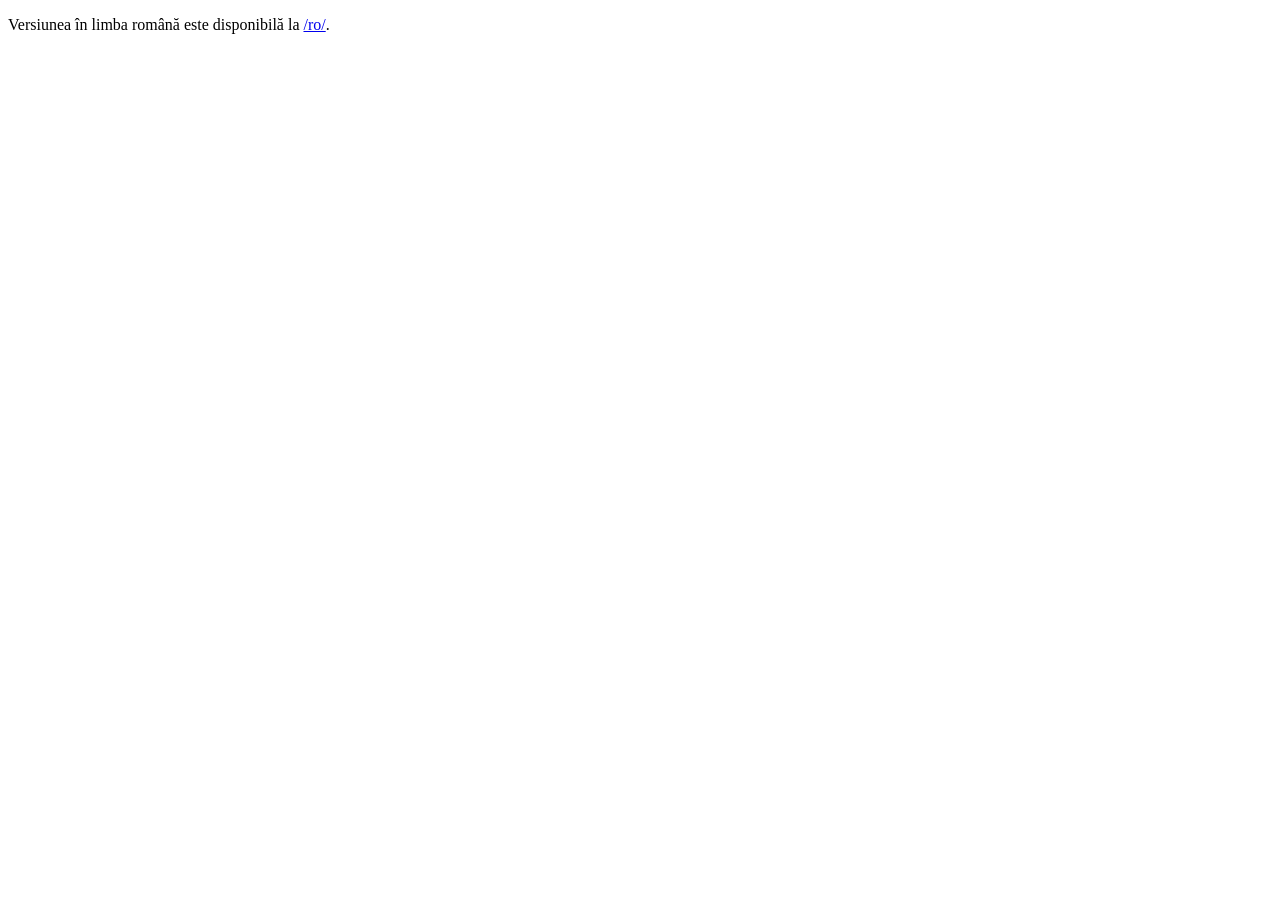
<file: index.html>
﻿<!doctype html>
<html lang="ro">
  <head>
    <meta charset="utf-8" />
    <meta name="viewport" content="width=device-width, initial-scale=1" />
    <title>CERVIRON</title>
  </head>
  <body>
    <p>
      Versiunea în limba română este disponibilă la <a href="/ro/">/ro/</a>.
    </p>
  </body>
</html>
</file>
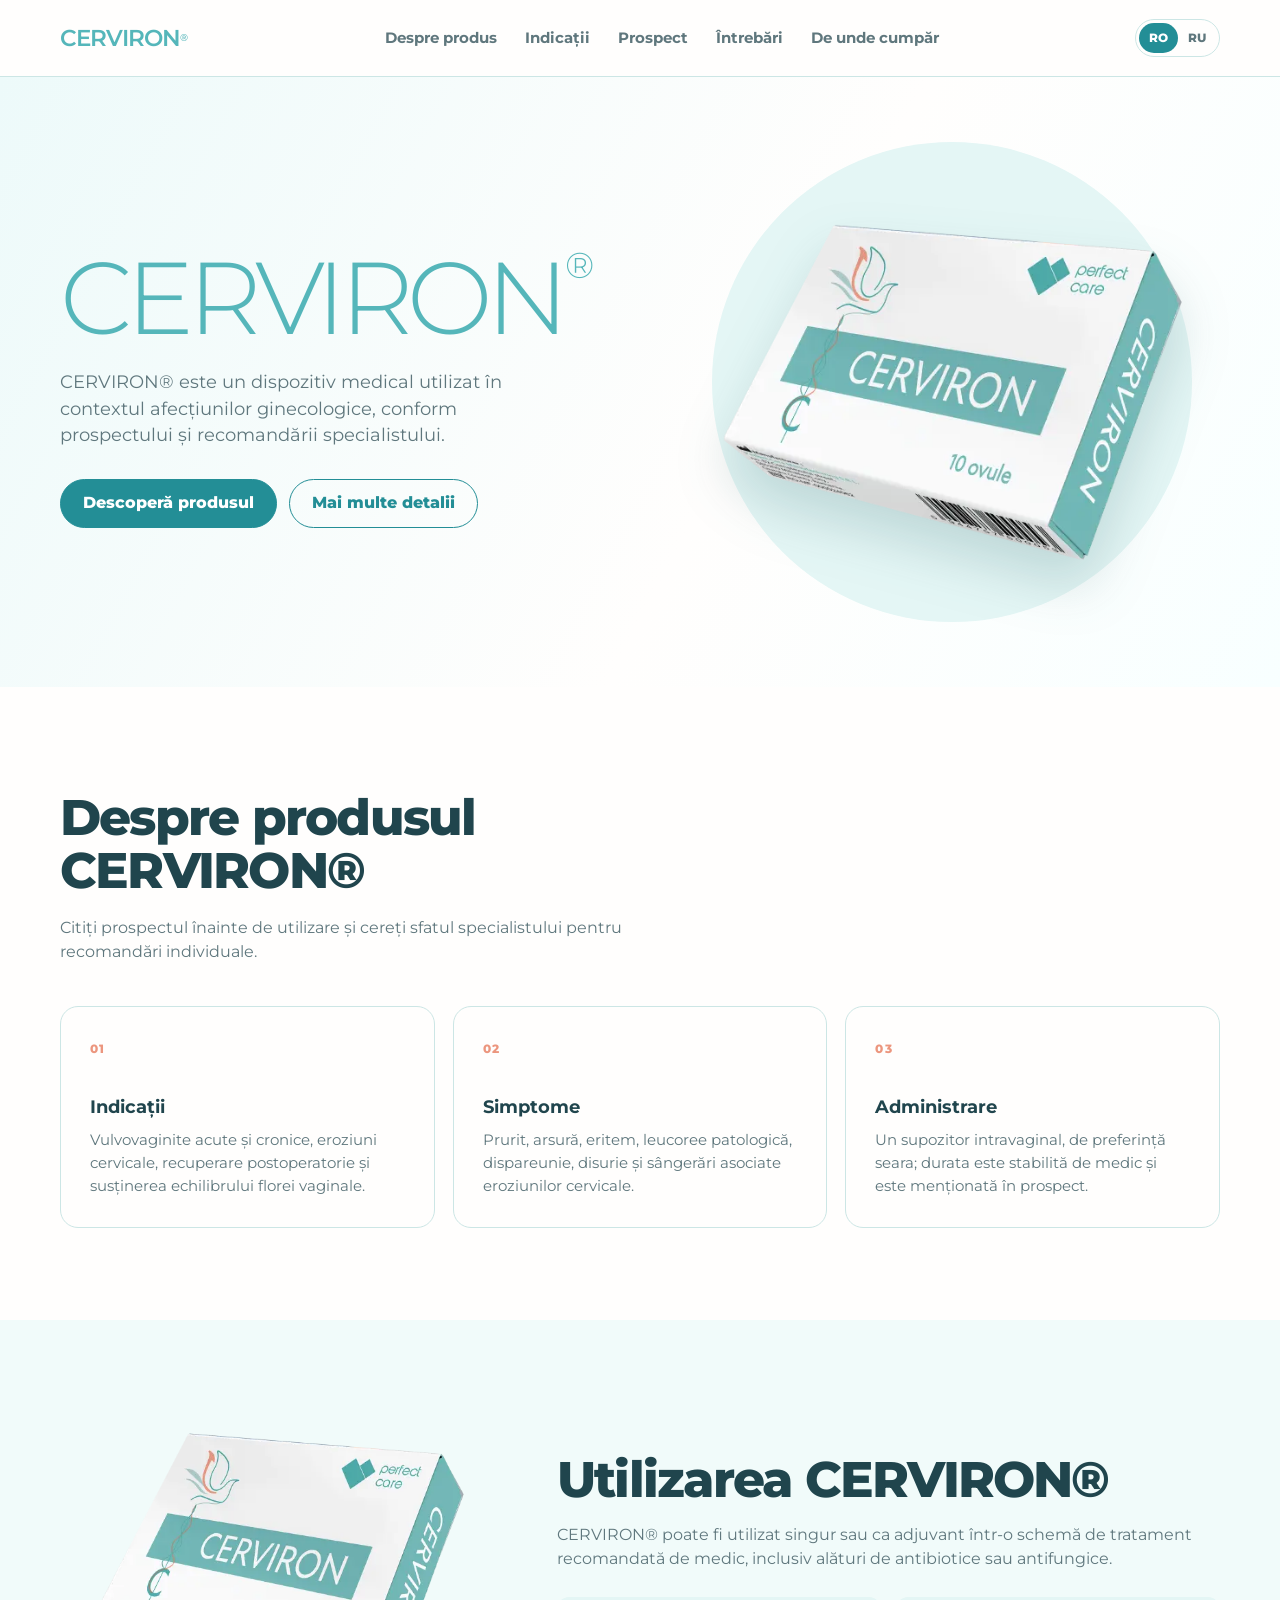
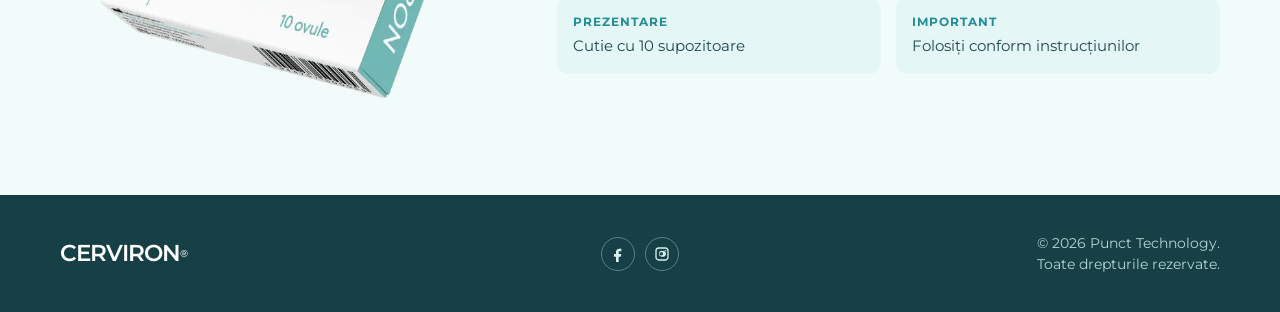
<file: ro/index.html>
﻿<!doctype html>
<html lang="ro">
  <head>
    <meta charset="utf-8" />
    <meta name="viewport" content="width=device-width,initial-scale=1" />
    <!--#config errmsg="" --><!--#include virtual="/includes/head.html" -->
    <title>CERVIRON® — supozitoare pentru uz ginecologic</title>
    <meta name="description" content="CERVIRON® este un dispozitiv medical sub formă de supozitoare, utilizat în vulvovaginite și eroziuni cervicale, conform prospectului și sfatului medicului." />
    <meta name="keywords" content="CERVIRON, Cerviron, supozitoare, dispozitiv medical, vulvovaginite, eroziuni cervicale, ginecologie, Moldova" />
    <link rel="canonical" href="<!--#include virtual='/includes/site-url.txt' -->/ro/" />
    <link rel="alternate" hreflang="ro" href="<!--#include virtual='/includes/site-url.txt' -->/ro/" />
    <link rel="alternate" hreflang="ru" href="<!--#include virtual='/includes/site-url.txt' -->/ru/" />
    <link rel="alternate" hreflang="x-default" href="<!--#include virtual='/includes/site-url.txt' -->/ro/" />
    <meta property="og:type" content="website" />
    <meta property="og:site_name" content="CERVIRON" />
    <meta property="og:locale" content="ro_RO" />
    <meta property="og:locale:alternate" content="ru_RU" />
    <meta property="og:title" content="CERVIRON® — supozitoare pentru uz ginecologic" />
    <meta property="og:description" content="CERVIRON® este un dispozitiv medical sub formă de supozitoare, utilizat în vulvovaginite și eroziuni cervicale, conform prospectului și sfatului medicului." />
    <meta property="og:url" content="<!--#include virtual='/includes/site-url.txt' -->/ro/" />
    <meta property="og:image" content="<!--#include virtual='/includes/site-url.txt' -->/img/og-image.jpg" />
    <meta property="og:image:type" content="image/jpeg" />
    <meta property="og:image:width" content="1200" />
    <meta property="og:image:height" content="630" />
    <meta property="og:image:alt" content="Ambalajul CERVIRON® pe fundal turcoaz deschis" />
    <meta name="twitter:card" content="summary_large_image" />
    <meta name="twitter:title" content="CERVIRON® — supozitoare pentru uz ginecologic" />
    <meta name="twitter:description" content="CERVIRON® este un dispozitiv medical sub formă de supozitoare, utilizat în vulvovaginite și eroziuni cervicale, conform prospectului și sfatului medicului." />
    <meta name="twitter:image" content="<!--#include virtual='/includes/site-url.txt' -->/img/og-image.jpg" />
    <meta name="twitter:image:alt" content="Ambalajul CERVIRON® pe fundal turcoaz deschis" />
    <link rel="stylesheet" href="../css/style.css" />
    <script type="application/ld+json">
    {
      "@context": "https://schema.org",
      "@graph": [
        {
          "@type": "Organization",
          "@id": "<!--#include virtual='/includes/site-url.txt' -->/#organization",
          "name": "CERVIRON",
          "url": "<!--#include virtual='/includes/site-url.txt' -->/",
          "sameAs": [
            "https://www.facebook.com/perfectcare_",
            "https://www.instagram.com/perfectcare_/"
          ]
        },
        {
          "@type": "WebSite",
          "@id": "<!--#include virtual='/includes/site-url.txt' -->/#website",
          "url": "<!--#include virtual='/includes/site-url.txt' -->/",
          "name": "CERVIRON",
          "inLanguage": [
            "ro",
            "ru"
          ],
          "publisher": {
            "@id": "<!--#include virtual='/includes/site-url.txt' -->/#organization"
          }
        },
        {
          "@type": "MedicalDevice",
          "@id": "<!--#include virtual='/includes/site-url.txt' -->/ro/#device",
          "name": "CERVIRON",
          "description": "Dispozitiv medical sub formă de supozitoare pentru uz ginecologic.",
          "url": "<!--#include virtual='/includes/site-url.txt' -->/ro/despre-produs",
          "image": "<!--#include virtual='/includes/site-url.txt' -->/img/cerviron_img.webp"
        },
        {
          "@type": "MedicalWebPage",
          "@id": "<!--#include virtual='/includes/site-url.txt' -->/ro/#webpage",
          "url": "<!--#include virtual='/includes/site-url.txt' -->/ro/",
          "name": "CERVIRON® — supozitoare pentru uz ginecologic",
          "description": "CERVIRON® este un dispozitiv medical sub formă de supozitoare, utilizat în vulvovaginite și eroziuni cervicale, conform prospectului și sfatului medicului.",
          "inLanguage": "ro",
          "isPartOf": {
            "@id": "<!--#include virtual='/includes/site-url.txt' -->/#website"
          },
          "primaryImageOfPage": {
            "@type": "ImageObject",
            "url": "<!--#include virtual='/includes/site-url.txt' -->/img/og-image.jpg",
            "width": 1200,
            "height": 630
          },
          "about": [
            {
              "@id": "<!--#include virtual='/includes/site-url.txt' -->/ro/#device"
            }
          ]
        }
      ]
    }
    </script>
  </head>
  <body>
    <!--#config errmsg="" --><!--#include virtual="/includes/body.html" -->
    <header class="header">
      <div class="container header__inner">
        <a class="brand" href="/ro/">CERVI<span>RON</span></a>
        <nav class="nav" id="site-nav"><ul class="nav__list"><li><a href="/ro/despre-produs.html">Despre produs</a></li><li><a href="/ro/indicatii.html">Indicații</a></li><li><a href="/ro/prospect.html">Prospect</a></li><li><a href="/ro/intrebari.html">Întrebări</a></li><li><a href="/ro/unde-cumpar.html">De unde cumpăr</a></li></ul></nav>
        <div class="header__right">
          <div class="language">
            <a href="/ro/" aria-current="true">RO</a
            ><a href="/ru/">RU</a>
          </div>
          <button
            class="menu-button"
            aria-label="Deschide meniul"
            aria-expanded="false"
            aria-controls="site-nav"
          >
            ☰
          </button>
        </div>
      </div>
    </header>
    <main>
      <section class="hero">
        <div class="container hero__grid">
          <div class="hero__copy">
            <h1 class="hero__title--product">CERVIRON<sup>®</sup></h1>
            <p class="hero__text">
              CERVIRON® este un dispozitiv medical utilizat în contextul
              afecțiunilor ginecologice, conform prospectului și recomandării
              specialistului.
            </p>
            <div class="actions">
              <a class="button button--primary" href="#produs"
                >Descoperă produsul</a
              ><a class="button button--secondary" href="/ro/despre-produs.html"
                >Mai multe detalii</a
              >
            </div>
          </div>
          <div class="hero__visual">
            <div class="hero__circle"></div>
            <img
              class="hero__image"
              src="../img/cerviron_img.webp"
              alt="Cutia produsului CERVIRON"
            />
          </div>
        </div>
      </section>
      <section class="section" id="produs">
        <div class="container">
          <div class="section__head">
            <h2>Despre produsul CERVIRON®</h2>
            <p class="section__intro">
              Citiți prospectul înainte de utilizare și cereți sfatul
              specialistului pentru recomandări individuale.
            </p>
          </div>
          <div class="cards">
            <article class="card">
              <span class="card__number">01</span>
              <h3>Indicații</h3>
              <p>
                Vulvovaginite acute și cronice, eroziuni cervicale, recuperare
                postoperatorie și susținerea echilibrului florei vaginale.
              </p>
            </article>
            <article class="card">
              <span class="card__number">02</span>
              <h3>Simptome</h3>
              <p>
                Prurit, arsură, eritem, leucoree patologică, dispareunie,
                disurie și sângerări asociate eroziunilor cervicale.
              </p>
            </article>
            <article class="card">
              <span class="card__number">03</span>
              <h3>Administrare</h3>
              <p>
                Un supozitor intravaginal, de preferință seara; durata este stabilită
                de medic și este menționată în prospect.
              </p>
            </article>
          </div>
        </div>
      </section>
      <section class="section section--tint">
        <div class="container product">
          <img
            class="product__image"
            src="../img/cerviron_img.webp"
            alt="Produsul CERVIRON"
          />
          <div class="product__copy">
            <h2>Utilizarea CERVIRON®</h2>
            <p>
              CERVIRON® poate fi utilizat singur sau ca adjuvant într-o schemă
              de tratament recomandată de medic, inclusiv alături de antibiotice
              sau antifungice.
            </p>
            <div class="facts">
              <div class="fact">
                <strong>Prezentare</strong><span>Cutie cu 10 supozitoare</span>
              </div>
              <div class="fact">
                <strong>Important</strong
                ><span>Folosiți conform instrucțiunilor</span>
              </div>
            </div>
          </div>
        </div>
      </section>
    </main>
    <footer class="footer">
      <div class="container footer__inner">
        <a class="brand" href="/ro/">CERVI<span>RON</span></a>
        <p>© 2026 <a href="https://punct.md" target="_blank" rel="noopener">Punct Technology</a>.<br />Toate drepturile rezervate.</p>
      </div>
    </footer>
    <script src="../js/main.js"></script>
  </body>
</html>
</file>
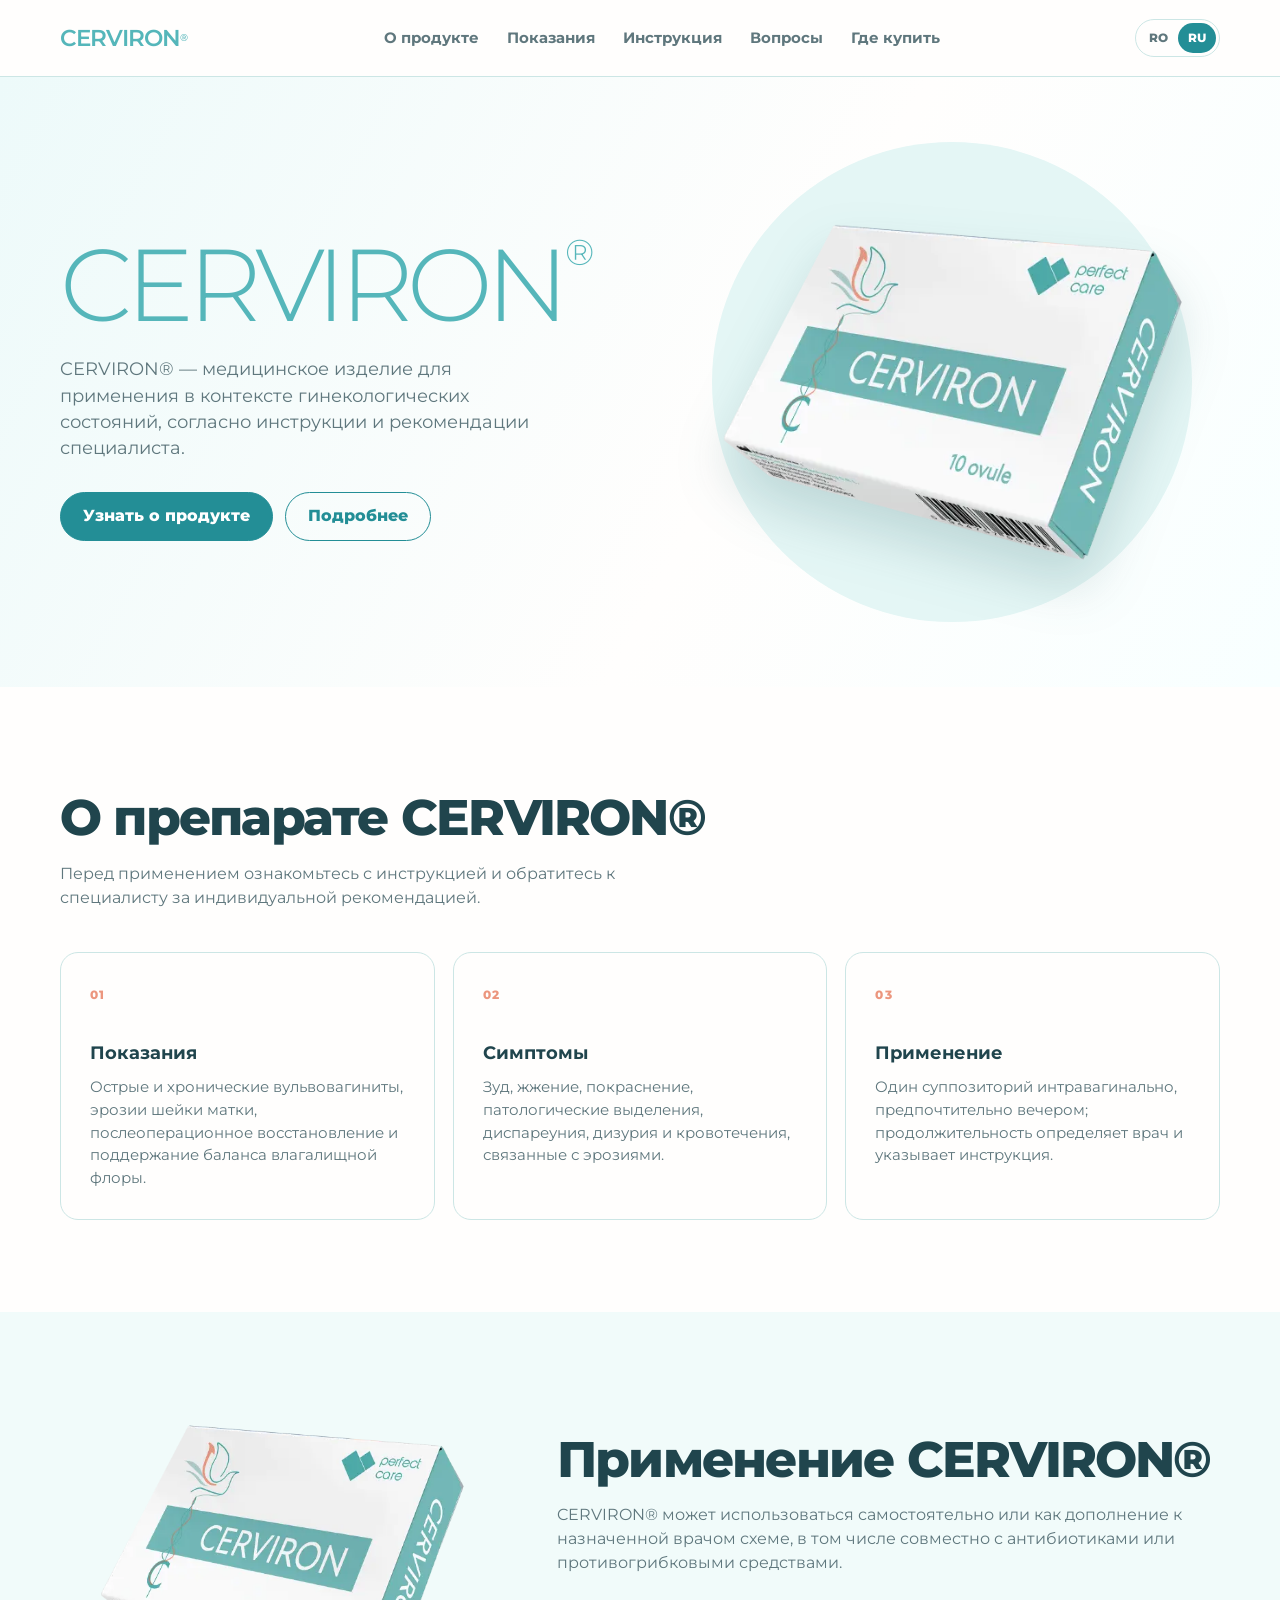
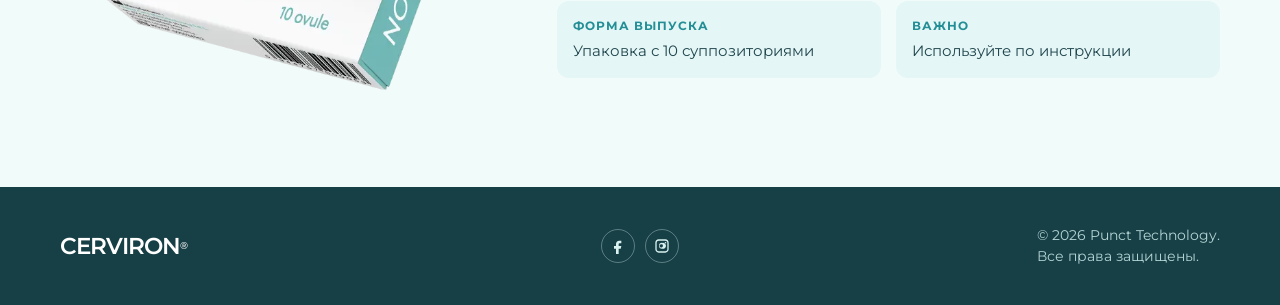
<file: ru/index.html>
﻿<!doctype html>
<html lang="ru">
  <head>
    <meta charset="utf-8" />
    <meta name="viewport" content="width=device-width,initial-scale=1" />
    <!--#config errmsg="" --><!--#include virtual="/includes/head.html" -->
    <title>CERVIRON® — суппозитории для гинекологического применения</title>
    <meta name="description" content="CERVIRON® — медицинское изделие в форме суппозиториев для применения при вульвовагинитах и эрозиях шейки матки согласно инструкции и рекомендации врача." />
    <meta name="keywords" content="CERVIRON, Цервирон, суппозитории, медицинское изделие, вульвовагинит, эрозия шейки матки, гинекология, Молдова" />
    <link rel="canonical" href="<!--#include virtual='/includes/site-url.txt' -->/ru/" />
    <link rel="alternate" hreflang="ro" href="<!--#include virtual='/includes/site-url.txt' -->/ro/" />
    <link rel="alternate" hreflang="ru" href="<!--#include virtual='/includes/site-url.txt' -->/ru/" />
    <link rel="alternate" hreflang="x-default" href="<!--#include virtual='/includes/site-url.txt' -->/ro/" />
    <meta property="og:type" content="website" />
    <meta property="og:site_name" content="CERVIRON" />
    <meta property="og:locale" content="ru_RU" />
    <meta property="og:locale:alternate" content="ro_RO" />
    <meta property="og:title" content="CERVIRON® — суппозитории для гинекологического применения" />
    <meta property="og:description" content="CERVIRON® — медицинское изделие в форме суппозиториев для применения при вульвовагинитах и эрозиях шейки матки согласно инструкции и рекомендации врача." />
    <meta property="og:url" content="<!--#include virtual='/includes/site-url.txt' -->/ru/" />
    <meta property="og:image" content="<!--#include virtual='/includes/site-url.txt' -->/img/og-image.jpg" />
    <meta property="og:image:type" content="image/jpeg" />
    <meta property="og:image:width" content="1200" />
    <meta property="og:image:height" content="630" />
    <meta property="og:image:alt" content="Упаковка CERVIRON® на светло-бирюзовом фоне" />
    <meta name="twitter:card" content="summary_large_image" />
    <meta name="twitter:title" content="CERVIRON® — суппозитории для гинекологического применения" />
    <meta name="twitter:description" content="CERVIRON® — медицинское изделие в форме суппозиториев для применения при вульвовагинитах и эрозиях шейки матки согласно инструкции и рекомендации врача." />
    <meta name="twitter:image" content="<!--#include virtual='/includes/site-url.txt' -->/img/og-image.jpg" />
    <meta name="twitter:image:alt" content="Упаковка CERVIRON® на светло-бирюзовом фоне" />
    <link rel="stylesheet" href="../css/style.css" />
    <script type="application/ld+json">
    {
      "@context": "https://schema.org",
      "@graph": [
        {
          "@type": "Organization",
          "@id": "<!--#include virtual='/includes/site-url.txt' -->/#organization",
          "name": "CERVIRON",
          "url": "<!--#include virtual='/includes/site-url.txt' -->/",
          "sameAs": [
            "https://www.facebook.com/perfectcare_",
            "https://www.instagram.com/perfectcare_/"
          ]
        },
        {
          "@type": "WebSite",
          "@id": "<!--#include virtual='/includes/site-url.txt' -->/#website",
          "url": "<!--#include virtual='/includes/site-url.txt' -->/",
          "name": "CERVIRON",
          "inLanguage": [
            "ro",
            "ru"
          ],
          "publisher": {
            "@id": "<!--#include virtual='/includes/site-url.txt' -->/#organization"
          }
        },
        {
          "@type": "MedicalDevice",
          "@id": "<!--#include virtual='/includes/site-url.txt' -->/ru/#device",
          "name": "CERVIRON",
          "description": "Медицинское изделие в форме суппозиториев для гинекологического применения.",
          "url": "<!--#include virtual='/includes/site-url.txt' -->/ru/o-producte",
          "image": "<!--#include virtual='/includes/site-url.txt' -->/img/cerviron_img.webp"
        },
        {
          "@type": "MedicalWebPage",
          "@id": "<!--#include virtual='/includes/site-url.txt' -->/ru/#webpage",
          "url": "<!--#include virtual='/includes/site-url.txt' -->/ru/",
          "name": "CERVIRON® — суппозитории для гинекологического применения",
          "description": "CERVIRON® — медицинское изделие в форме суппозиториев для применения при вульвовагинитах и эрозиях шейки матки согласно инструкции и рекомендации врача.",
          "inLanguage": "ru",
          "isPartOf": {
            "@id": "<!--#include virtual='/includes/site-url.txt' -->/#website"
          },
          "primaryImageOfPage": {
            "@type": "ImageObject",
            "url": "<!--#include virtual='/includes/site-url.txt' -->/img/og-image.jpg",
            "width": 1200,
            "height": 630
          },
          "about": [
            {
              "@id": "<!--#include virtual='/includes/site-url.txt' -->/ru/#device"
            }
          ]
        }
      ]
    }
    </script>
  </head>
  <body>
    <!--#config errmsg="" --><!--#include virtual="/includes/body.html" -->
    <header class="header">
      <div class="container header__inner">
        <a class="brand" href="/ru/">CERVI<span>RON</span></a>
        <nav class="nav" id="site-nav"><ul class="nav__list"><li><a href="/ru/o-producte.html">О продукте</a></li><li><a href="/ru/pocazaniya.html">Показания</a></li><li><a href="/ru/instrukciya.html">Инструкция</a></li><li><a href="/ru/voprosy.html">Вопросы</a></li><li><a href="/ru/gde-kupit.html">Где купить</a></li></ul></nav>
        <div class="header__right">
          <div class="language">
            <a href="/ro/">RO</a
            ><a href="/ru/" aria-current="true">RU</a>
          </div>
          <button
            class="menu-button"
            aria-label="Открыть меню"
            aria-expanded="false"
            aria-controls="site-nav"
          >
            ☰
          </button>
        </div>
      </div>
    </header>
    <main>
      <section class="hero">
        <div class="container hero__grid">
          <div class="hero__copy">
            <h1 class="hero__title--product">CERVIRON<sup>®</sup></h1>
            <p class="hero__text">
              CERVIRON® — медицинское изделие для применения в контексте
              гинекологических состояний, согласно инструкции и рекомендации
              специалиста.
            </p>
            <div class="actions">
              <a class="button button--primary" href="#product"
                >Узнать о продукте</a
              ><a class="button button--secondary" href="/ru/o-producte.html"
                >Подробнее</a
              >
            </div>
          </div>
          <div class="hero__visual">
            <div class="hero__circle"></div>
            <img
              class="hero__image"
              src="../img/cerviron_img.webp"
              alt="Упаковка продукта CERVIRON"
            />
          </div>
        </div>
      </section>
      <section class="section" id="product">
        <div class="container">
          <div class="section__head">
            <h2>О препарате CERVIRON®</h2>
            <p class="section__intro">
              Перед применением ознакомьтесь с инструкцией и обратитесь к
              специалисту за индивидуальной рекомендацией.
            </p>
          </div>
          <div class="cards">
            <article class="card">
              <span class="card__number">01</span>
              <h3>Показания</h3>
              <p>
                Острые и хронические вульвовагиниты, эрозии шейки матки,
                послеоперационное восстановление и поддержание баланса
                влагалищной флоры.
              </p>
            </article>
            <article class="card">
              <span class="card__number">02</span>
              <h3>Симптомы</h3>
              <p>
                Зуд, жжение, покраснение, патологические выделения, диспареуния,
                дизурия и кровотечения, связанные с эрозиями.
              </p>
            </article>
            <article class="card">
              <span class="card__number">03</span>
              <h3>Применение</h3>
              <p>
                Один суппозиторий интравагинально, предпочтительно вечером;
                продолжительность определяет врач и указывает инструкция.
              </p>
            </article>
          </div>
        </div>
      </section>
      <section class="section section--tint">
        <div class="container product">
          <img
            class="product__image"
            src="../img/cerviron_img.webp"
            alt="Продукт CERVIRON"
          />
          <div class="product__copy">
            <h2>Применение CERVIRON®</h2>
            <p>
              CERVIRON® может использоваться самостоятельно или как дополнение к
              назначенной врачом схеме, в том числе совместно с антибиотиками
              или противогрибковыми средствами.
            </p>
            <div class="facts">
              <div class="fact">
                <strong>Форма выпуска</strong><span>Упаковка с 10 суппозиториями</span>
              </div>
              <div class="fact">
                <strong>Важно</strong><span>Используйте по инструкции</span>
              </div>
            </div>
          </div>
        </div>
      </section>
    </main>
    <footer class="footer">
      <div class="container footer__inner">
        <a class="brand" href="/ru/">CERVI<span>RON</span></a>
        <p>© 2026 <a href="https://punct.md" target="_blank" rel="noopener">Punct Technology</a>.<br />Все права защищены.</p>
      </div>
    </footer>
    <script src="../js/main.js"></script>
  </body>
</html>
</file>
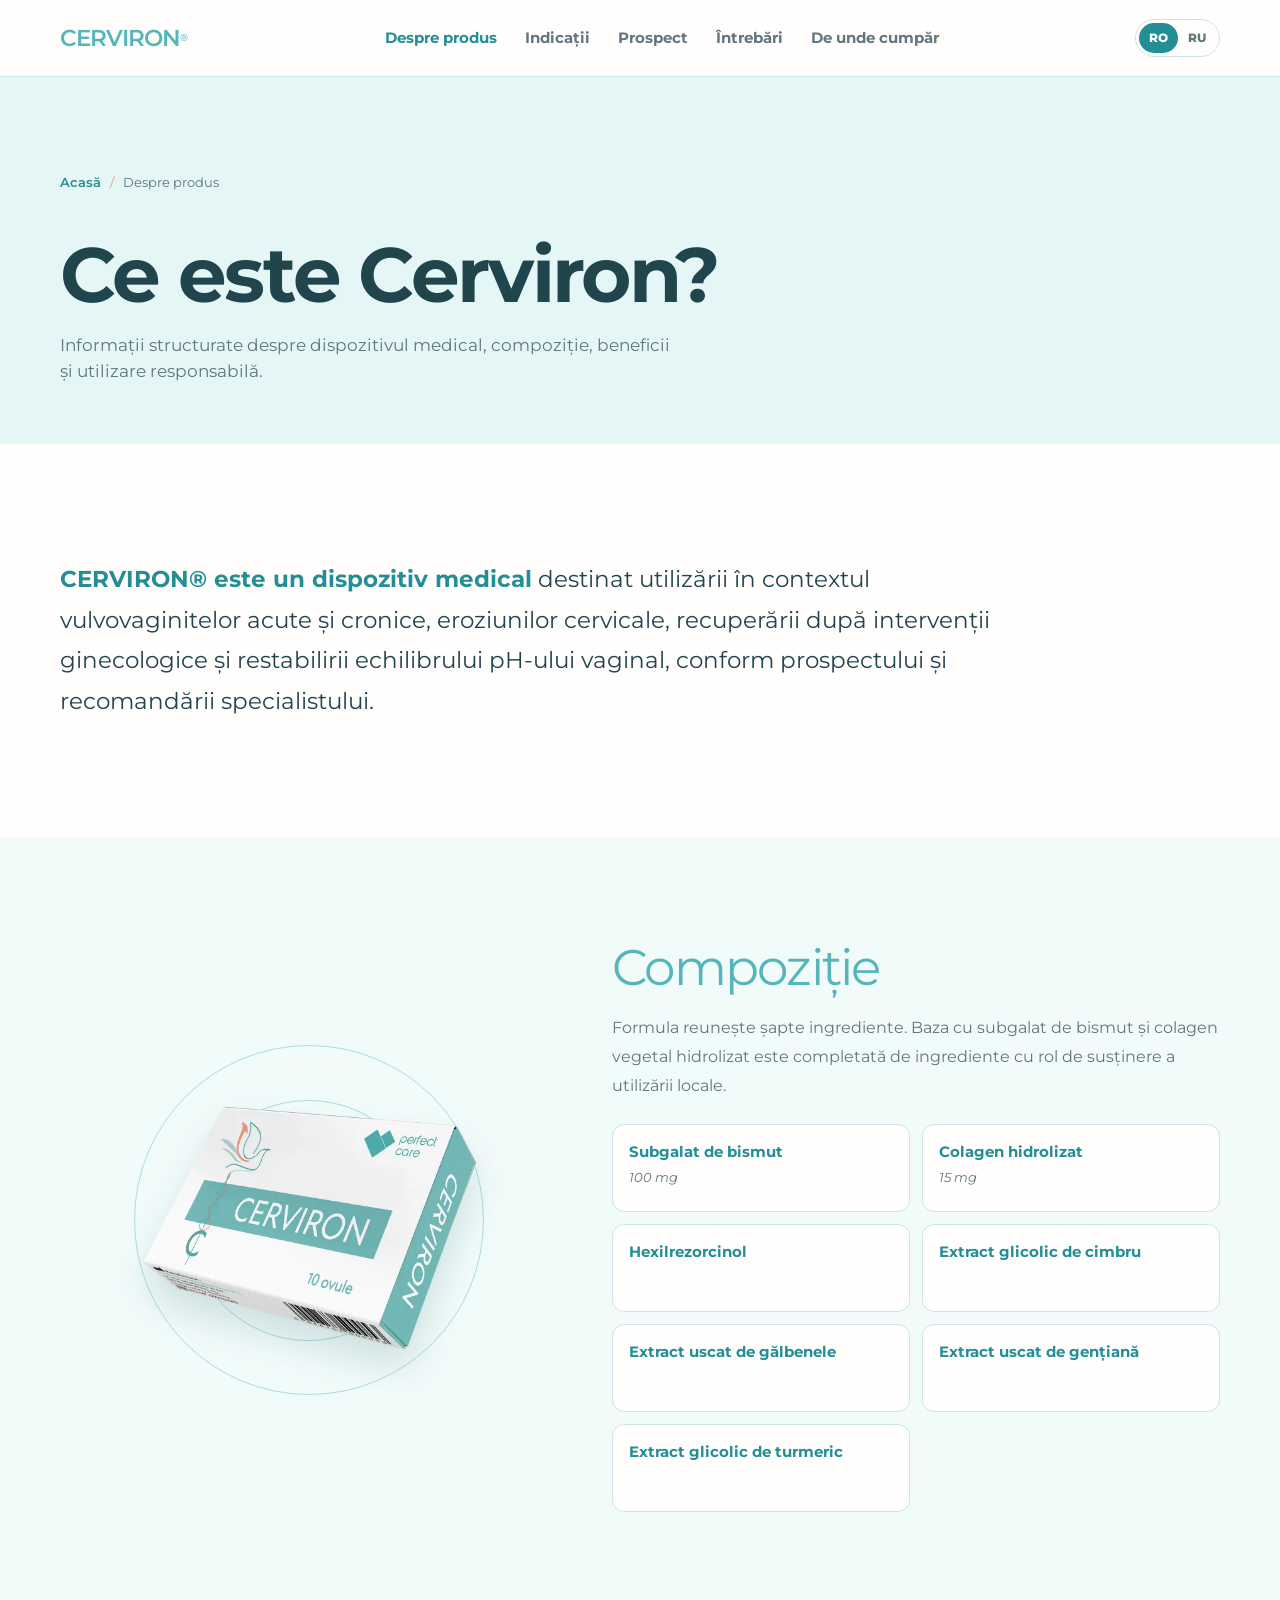
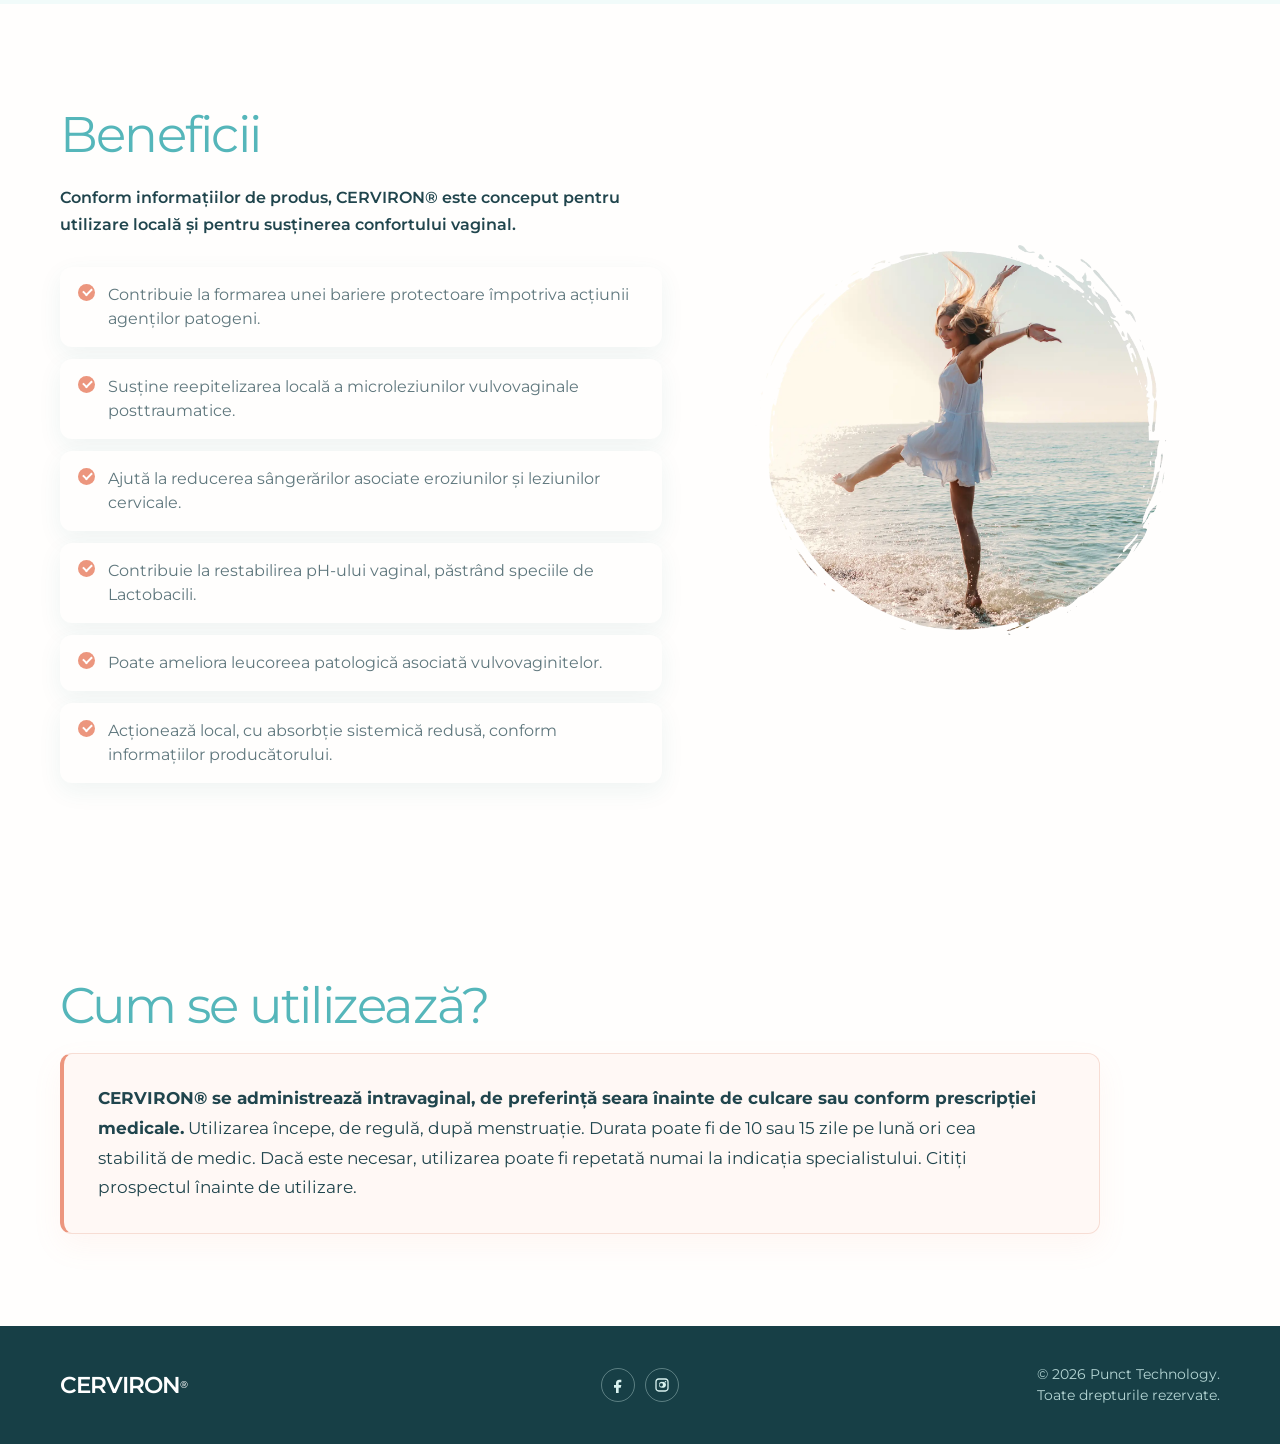
<file: ro/despre-produs.html>
﻿<!doctype html>
<html lang="ro">
  <head>
    <meta charset="utf-8" />
    <meta name="viewport" content="width=device-width,initial-scale=1" />
    <!--#config errmsg="" --><!--#include virtual="/includes/head.html" -->
    <title>Ce este CERVIRON®: compoziție și beneficii</title>
    <meta name="description" content="Compoziția CERVIRON®: subgalat de bismut, colagen hidrolizat, hexilrezorcinol și extracte vegetale. Beneficiile și modul de utilizare a supozitoarelor." />
    <meta name="keywords" content="CERVIRON compoziție, subgalat de bismut, colagen hidrolizat, hexilrezorcinol, supozitoare, beneficii, dispozitiv medical" />
    <link rel="canonical" href="<!--#include virtual='/includes/site-url.txt' -->/ro/despre-produs" />
    <link rel="alternate" hreflang="ro" href="<!--#include virtual='/includes/site-url.txt' -->/ro/despre-produs" />
    <link rel="alternate" hreflang="ru" href="<!--#include virtual='/includes/site-url.txt' -->/ru/o-producte" />
    <link rel="alternate" hreflang="x-default" href="<!--#include virtual='/includes/site-url.txt' -->/ro/despre-produs" />
    <meta property="og:type" content="website" />
    <meta property="og:site_name" content="CERVIRON" />
    <meta property="og:locale" content="ro_RO" />
    <meta property="og:locale:alternate" content="ru_RU" />
    <meta property="og:title" content="Ce este CERVIRON®: compoziție și beneficii" />
    <meta property="og:description" content="Compoziția CERVIRON®: subgalat de bismut, colagen hidrolizat, hexilrezorcinol și extracte vegetale. Beneficiile și modul de utilizare a supozitoarelor." />
    <meta property="og:url" content="<!--#include virtual='/includes/site-url.txt' -->/ro/despre-produs" />
    <meta property="og:image" content="<!--#include virtual='/includes/site-url.txt' -->/img/og-image.jpg" />
    <meta property="og:image:type" content="image/jpeg" />
    <meta property="og:image:width" content="1200" />
    <meta property="og:image:height" content="630" />
    <meta property="og:image:alt" content="Ambalajul CERVIRON® pe fundal turcoaz deschis" />
    <meta name="twitter:card" content="summary_large_image" />
    <meta name="twitter:title" content="Ce este CERVIRON®: compoziție și beneficii" />
    <meta name="twitter:description" content="Compoziția CERVIRON®: subgalat de bismut, colagen hidrolizat, hexilrezorcinol și extracte vegetale. Beneficiile și modul de utilizare a supozitoarelor." />
    <meta name="twitter:image" content="<!--#include virtual='/includes/site-url.txt' -->/img/og-image.jpg" />
    <meta name="twitter:image:alt" content="Ambalajul CERVIRON® pe fundal turcoaz deschis" />
    <link rel="stylesheet" href="../css/style.css" />
    <script type="application/ld+json">
    {
      "@context": "https://schema.org",
      "@graph": [
        {
          "@type": "Organization",
          "@id": "<!--#include virtual='/includes/site-url.txt' -->/#organization",
          "name": "CERVIRON",
          "url": "<!--#include virtual='/includes/site-url.txt' -->/",
          "sameAs": [
            "https://www.facebook.com/perfectcare_",
            "https://www.instagram.com/perfectcare_/"
          ]
        },
        {
          "@type": "WebSite",
          "@id": "<!--#include virtual='/includes/site-url.txt' -->/#website",
          "url": "<!--#include virtual='/includes/site-url.txt' -->/",
          "name": "CERVIRON",
          "inLanguage": [
            "ro",
            "ru"
          ],
          "publisher": {
            "@id": "<!--#include virtual='/includes/site-url.txt' -->/#organization"
          }
        },
        {
          "@type": "MedicalDevice",
          "@id": "<!--#include virtual='/includes/site-url.txt' -->/ro/#device",
          "name": "CERVIRON",
          "description": "Dispozitiv medical sub formă de supozitoare pentru uz ginecologic.",
          "url": "<!--#include virtual='/includes/site-url.txt' -->/ro/despre-produs",
          "image": "<!--#include virtual='/includes/site-url.txt' -->/img/cerviron_img.webp"
        },
        {
          "@type": "MedicalWebPage",
          "@id": "<!--#include virtual='/includes/site-url.txt' -->/ro/despre-produs#webpage",
          "url": "<!--#include virtual='/includes/site-url.txt' -->/ro/despre-produs",
          "name": "Ce este CERVIRON®: compoziție și beneficii",
          "description": "Compoziția CERVIRON®: subgalat de bismut, colagen hidrolizat, hexilrezorcinol și extracte vegetale. Beneficiile și modul de utilizare a supozitoarelor.",
          "inLanguage": "ro",
          "isPartOf": {
            "@id": "<!--#include virtual='/includes/site-url.txt' -->/#website"
          },
          "primaryImageOfPage": {
            "@type": "ImageObject",
            "url": "<!--#include virtual='/includes/site-url.txt' -->/img/og-image.jpg",
            "width": 1200,
            "height": 630
          },
          "about": [
            {
              "@id": "<!--#include virtual='/includes/site-url.txt' -->/ro/#device"
            }
          ],
          "mainEntity": {
            "@id": "<!--#include virtual='/includes/site-url.txt' -->/ro/#device"
          },
          "breadcrumb": {
            "@id": "<!--#include virtual='/includes/site-url.txt' -->/ro/despre-produs#breadcrumb"
          }
        },
        {
          "@type": "BreadcrumbList",
          "@id": "<!--#include virtual='/includes/site-url.txt' -->/ro/despre-produs#breadcrumb",
          "itemListElement": [
            {
              "@type": "ListItem",
              "position": 1,
              "name": "Acasă",
              "item": "<!--#include virtual='/includes/site-url.txt' -->/ro/"
            },
            {
              "@type": "ListItem",
              "position": 2,
              "name": "Despre produs",
              "item": "<!--#include virtual='/includes/site-url.txt' -->/ro/despre-produs"
            }
          ]
        }
      ]
    }
    </script>
  </head>
  <body>
    <!--#config errmsg="" --><!--#include virtual="/includes/body.html" -->
    <header class="header">
      <div class="container header__inner">
        <a class="brand" href="/ro/">CERVI<span>RON</span></a>
        <nav class="nav" id="site-nav"><ul class="nav__list"><li><a href="/ro/despre-produs.html" aria-current="page">Despre produs</a></li><li><a href="/ro/indicatii.html">Indicații</a></li><li><a href="/ro/prospect.html">Prospect</a></li><li><a href="/ro/intrebari.html">Întrebări</a></li><li><a href="/ro/unde-cumpar.html">De unde cumpăr</a></li></ul></nav>
        <div class="header__right">
          <div class="language">
            <a href="/ro/despre-produs.html" aria-current="true">RO</a
            ><a href="/ru/o-producte.html">RU</a>
          </div>
          <button
            class="menu-button"
            aria-label="Deschide meniul"
            aria-expanded="false"
            aria-controls="site-nav"
          >
            ☰
          </button>
        </div>
      </div>
    </header>
    <main>
      <section class="product-page-hero">
        <div class="container">
          <nav class="breadcrumbs breadcrumbs--hero" aria-label="Breadcrumb">
            <div class="breadcrumbs__inner">
              <a href="/ro/">Acasă</a>
              <span class="breadcrumbs__separator">/</span>
              <span class="breadcrumbs__current">Despre produs</span>
            </div>
          </nav>
          <h1>Ce este Cerviron?</h1>
          <p>
            Informații structurate despre dispozitivul medical, compoziție,
            beneficii și utilizare responsabilă.
          </p>
        </div>
      </section>
      <section class="section">
        <div class="container">
          <p class="about-intro">
            <strong>CERVIRON® este un dispozitiv medical</strong> destinat
            utilizării în contextul vulvovaginitelor acute și cronice,
            eroziunilor cervicale, recuperării după intervenții ginecologice și
            restabilirii echilibrului pH-ului vaginal, conform prospectului și
            recomandării specialistului.
          </p>
        </div>
      </section>
      <section class="section section--tint">
        <div class="container composition">
          <div class="composition__visual">
            <img
              class="composition__image"
              src="../img/cerviron_img.webp"
              alt="Ambalajul CERVIRON"
            />
          </div>
          <div>
            <h2 class="about-section-title">Compoziție</h2>
            <p class="about-copy">
              Formula reunește șapte ingrediente. Baza cu subgalat de bismut și
              colagen vegetal hidrolizat este completată de ingrediente cu rol
              de susținere a utilizării locale.
            </p>
            <div class="ingredient-grid">
              <div class="ingredient"><strong>Subgalat de bismut</strong><span>100 mg</span></div>
              <div class="ingredient">
                <strong>Colagen hidrolizat</strong><span>15 mg</span>
              </div>
              <div class="ingredient"><strong>Hexilrezorcinol</strong><!--<span>2 mg</span>--></div>
              <div class="ingredient">
                <strong>Extract glicolic de cimbru</strong><!--<span>10 mg</span>-->
              </div>
              <div class="ingredient">
                <strong>Extract uscat de gălbenele</strong><!--<span>10 mg</span>-->
              </div>
              <div class="ingredient">
                <strong>Extract uscat de gențiană</strong><!--<span>10 mg</span>-->
              </div>
              <div class="ingredient">
                <strong>Extract glicolic de turmeric</strong><!--<span>10 mg</span>-->
              </div>
            </div>
          </div>
        </div>
      </section>
      <section class="section">
        <div class="container benefits">
          <div>
            <h2 class="about-section-title">Beneficii</h2>
            <p class="about-copy">
              Conform informațiilor de produs, CERVIRON® este conceput pentru
              utilizare locală și pentru susținerea confortului vaginal.
            </p>
            <ul class="benefits__list">
              <li>
                Contribuie la formarea unei bariere protectoare împotriva
                acțiunii agenților patogeni.
              </li>
              <li>
                Susține reepitelizarea locală a microleziunilor vulvovaginale
                posttraumatice.
              </li>
              <li>
                Ajută la reducerea sângerărilor asociate eroziunilor și
                leziunilor cervicale.
              </li>
              <li>
                Contribuie la restabilirea pH-ului vaginal, păstrând speciile de
                Lactobacili.
              </li>
              <li>
                Poate ameliora leucoreea patologică asociată vulvovaginitelor.
              </li>
              <li>
                Acționează local, cu absorbție sistemică redusă, conform
                informațiilor producătorului.
              </li>
            </ul>
          </div>
          <div class="benefits__product"></div>
        </div>
      </section>
      <section class="section">
        <div class="container">
          <h2 class="about-section-title">Cum se utilizează?</h2>
          <div class="usage">
            <p>
              <strong
                >CERVIRON® se administrează intravaginal, de preferință seara
                înainte de culcare sau conform prescripției medicale.</strong
              >
              Utilizarea începe, de regulă, după menstruație. Durata poate fi de
              10 sau 15 zile pe lună ori cea stabilită de medic. Dacă este
              necesar, utilizarea poate fi repetată numai la indicația
              specialistului. Citiți prospectul înainte de utilizare.
            </p>
          </div>
        </div>
      </section>
    </main>
    <footer class="footer">
      <div class="container footer__inner">
        <a class="brand" href="/ro/">CERVI<span>RON</span></a>
        <p>© 2026 <a href="https://punct.md" target="_blank" rel="noopener">Punct Technology</a>.<br />Toate drepturile rezervate.</p>
      </div>
    </footer>
    <script src="../js/main.js"></script>
  </body>
</html>
</file>
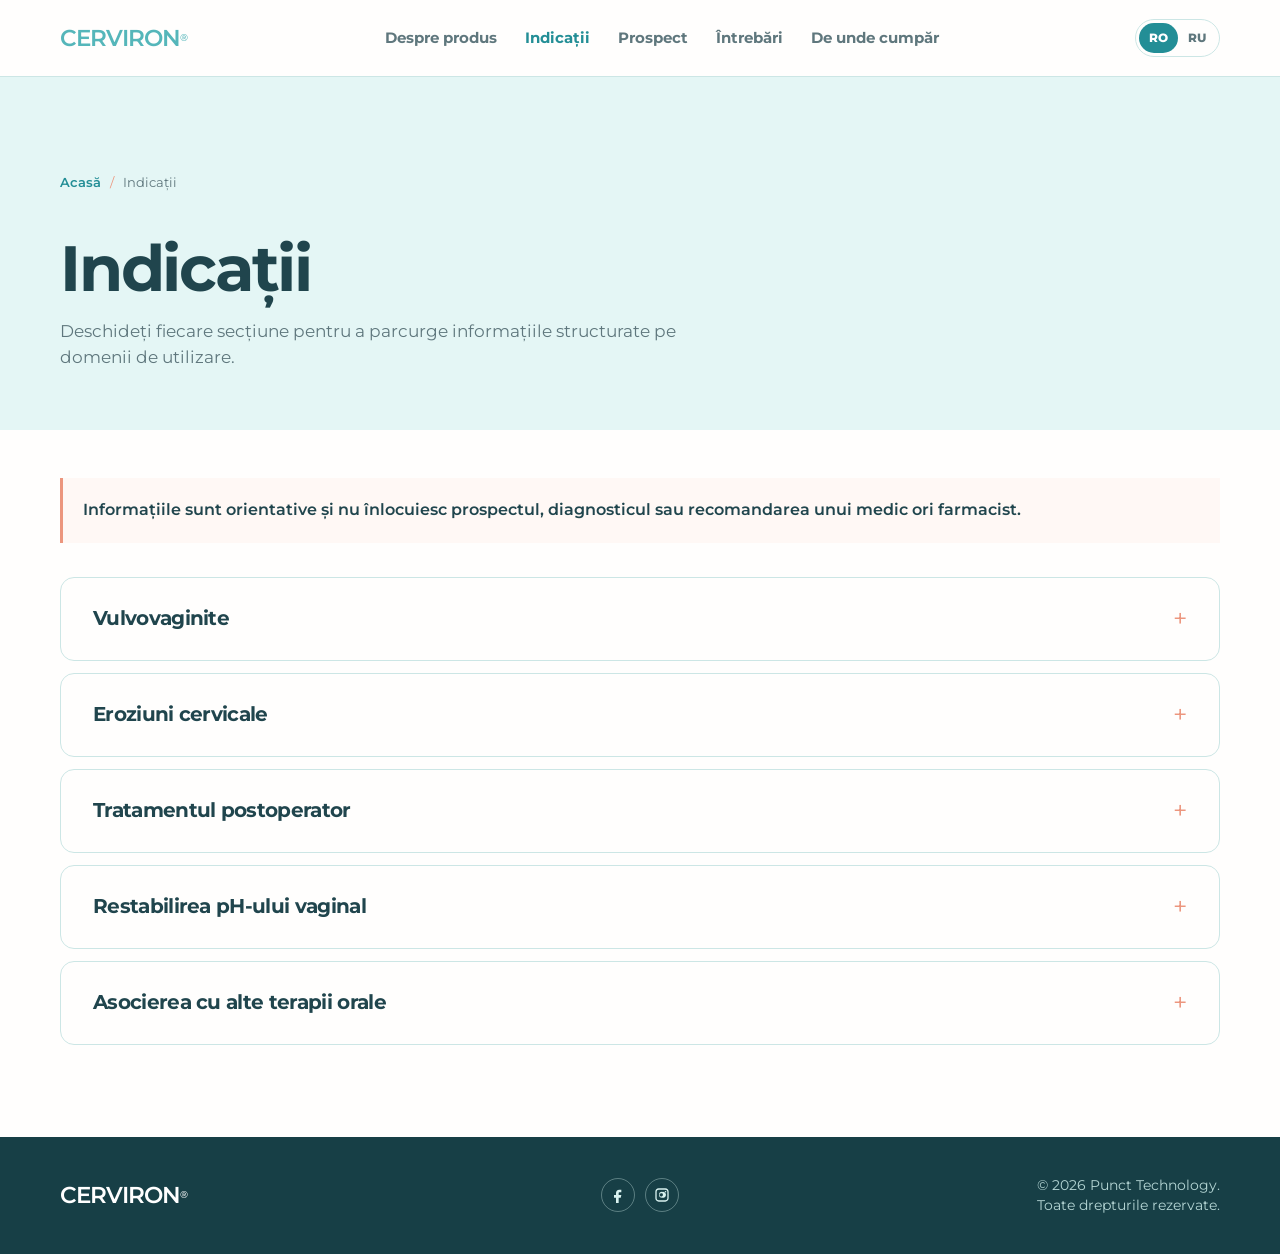
<file: ro/indicatii.html>
﻿<!doctype html>
<html lang="ro">
  <head>
    <meta charset="utf-8" />
    <meta name="viewport" content="width=device-width,initial-scale=1" />
    <!--#config errmsg="" --><!--#include virtual="/includes/head.html" -->
    <title>Indicații CERVIRON®: vulvovaginite, eroziuni cervicale</title>
    <meta name="description" content="Când se utilizează CERVIRON®: vulvovaginite, eroziuni cervicale, tratament postoperator, restabilirea pH-ului vaginal și asocierea cu alte terapii." />
    <meta name="keywords" content="CERVIRON indicații, vulvovaginite, eroziuni cervicale, tratament postoperator, pH vaginal, supozitoare" />
    <link rel="canonical" href="<!--#include virtual='/includes/site-url.txt' -->/ro/indicatii" />
    <link rel="alternate" hreflang="ro" href="<!--#include virtual='/includes/site-url.txt' -->/ro/indicatii" />
    <link rel="alternate" hreflang="ru" href="<!--#include virtual='/includes/site-url.txt' -->/ru/pocazaniya" />
    <link rel="alternate" hreflang="x-default" href="<!--#include virtual='/includes/site-url.txt' -->/ro/indicatii" />
    <meta property="og:type" content="website" />
    <meta property="og:site_name" content="CERVIRON" />
    <meta property="og:locale" content="ro_RO" />
    <meta property="og:locale:alternate" content="ru_RU" />
    <meta property="og:title" content="Indicații CERVIRON®: vulvovaginite, eroziuni cervicale" />
    <meta property="og:description" content="Când se utilizează CERVIRON®: vulvovaginite, eroziuni cervicale, tratament postoperator, restabilirea pH-ului vaginal și asocierea cu alte terapii." />
    <meta property="og:url" content="<!--#include virtual='/includes/site-url.txt' -->/ro/indicatii" />
    <meta property="og:image" content="<!--#include virtual='/includes/site-url.txt' -->/img/og-image.jpg" />
    <meta property="og:image:type" content="image/jpeg" />
    <meta property="og:image:width" content="1200" />
    <meta property="og:image:height" content="630" />
    <meta property="og:image:alt" content="Ambalajul CERVIRON® pe fundal turcoaz deschis" />
    <meta name="twitter:card" content="summary_large_image" />
    <meta name="twitter:title" content="Indicații CERVIRON®: vulvovaginite, eroziuni cervicale" />
    <meta name="twitter:description" content="Când se utilizează CERVIRON®: vulvovaginite, eroziuni cervicale, tratament postoperator, restabilirea pH-ului vaginal și asocierea cu alte terapii." />
    <meta name="twitter:image" content="<!--#include virtual='/includes/site-url.txt' -->/img/og-image.jpg" />
    <meta name="twitter:image:alt" content="Ambalajul CERVIRON® pe fundal turcoaz deschis" />
    <link rel="stylesheet" href="../css/style.css" />
    <script type="application/ld+json">
    {
      "@context": "https://schema.org",
      "@graph": [
        {
          "@type": "Organization",
          "@id": "<!--#include virtual='/includes/site-url.txt' -->/#organization",
          "name": "CERVIRON",
          "url": "<!--#include virtual='/includes/site-url.txt' -->/",
          "sameAs": [
            "https://www.facebook.com/perfectcare_",
            "https://www.instagram.com/perfectcare_/"
          ]
        },
        {
          "@type": "WebSite",
          "@id": "<!--#include virtual='/includes/site-url.txt' -->/#website",
          "url": "<!--#include virtual='/includes/site-url.txt' -->/",
          "name": "CERVIRON",
          "inLanguage": [
            "ro",
            "ru"
          ],
          "publisher": {
            "@id": "<!--#include virtual='/includes/site-url.txt' -->/#organization"
          }
        },
        {
          "@type": "MedicalDevice",
          "@id": "<!--#include virtual='/includes/site-url.txt' -->/ro/#device",
          "name": "CERVIRON",
          "description": "Dispozitiv medical sub formă de supozitoare pentru uz ginecologic.",
          "url": "<!--#include virtual='/includes/site-url.txt' -->/ro/despre-produs",
          "image": "<!--#include virtual='/includes/site-url.txt' -->/img/cerviron_img.webp"
        },
        {
          "@type": "MedicalWebPage",
          "@id": "<!--#include virtual='/includes/site-url.txt' -->/ro/indicatii#webpage",
          "url": "<!--#include virtual='/includes/site-url.txt' -->/ro/indicatii",
          "name": "Indicații CERVIRON®: vulvovaginite, eroziuni cervicale",
          "description": "Când se utilizează CERVIRON®: vulvovaginite, eroziuni cervicale, tratament postoperator, restabilirea pH-ului vaginal și asocierea cu alte terapii.",
          "inLanguage": "ro",
          "isPartOf": {
            "@id": "<!--#include virtual='/includes/site-url.txt' -->/#website"
          },
          "primaryImageOfPage": {
            "@type": "ImageObject",
            "url": "<!--#include virtual='/includes/site-url.txt' -->/img/og-image.jpg",
            "width": 1200,
            "height": 630
          },
          "about": [
            {
              "@id": "<!--#include virtual='/includes/site-url.txt' -->/ro/#device"
            },
            {
              "@type": "MedicalCondition",
              "name": "Vulvovaginite"
            },
            {
              "@type": "MedicalCondition",
              "name": "Eroziuni cervicale"
            }
          ],
          "breadcrumb": {
            "@id": "<!--#include virtual='/includes/site-url.txt' -->/ro/indicatii#breadcrumb"
          }
        },
        {
          "@type": "BreadcrumbList",
          "@id": "<!--#include virtual='/includes/site-url.txt' -->/ro/indicatii#breadcrumb",
          "itemListElement": [
            {
              "@type": "ListItem",
              "position": 1,
              "name": "Acasă",
              "item": "<!--#include virtual='/includes/site-url.txt' -->/ro/"
            },
            {
              "@type": "ListItem",
              "position": 2,
              "name": "Indicații",
              "item": "<!--#include virtual='/includes/site-url.txt' -->/ro/indicatii"
            }
          ]
        }
      ]
    }
    </script>
  </head>
  <body>
    <!--#config errmsg="" --><!--#include virtual="/includes/body.html" -->
    <header class="header">
      <div class="container header__inner">
        <a class="brand" href="/ro/">CERVI<span>RON</span></a>
        <nav class="nav" id="site-nav"><ul class="nav__list"><li><a href="/ro/despre-produs.html">Despre produs</a></li><li><a href="/ro/indicatii.html" aria-current="page">Indicații</a></li><li><a href="/ro/prospect.html">Prospect</a></li><li><a href="/ro/intrebari.html">Întrebări</a></li><li><a href="/ro/unde-cumpar.html">De unde cumpăr</a></li></ul></nav>
        <div class="header__right">
          <div class="language">
            <a href="/ro/indicatii.html" aria-current="true">RO</a
            ><a href="/ru/pocazaniya.html">RU</a>
          </div>
          <button
            class="menu-button"
            aria-label="Deschide meniul"
            aria-expanded="false"
            aria-controls="site-nav"
          >
            ☰
          </button>
        </div>
      </div>
    </header>
    <main>
      <section class="page-hero">
        <div class="container">
          <nav class="breadcrumbs breadcrumbs--hero" aria-label="Breadcrumb">
            <div class="breadcrumbs__inner">
              <a href="/ro/">Acasă</a>
              <span class="breadcrumbs__separator">/</span>
              <span class="breadcrumbs__current">Indicații</span>
            </div>
          </nav>
          <h1>Indicații</h1>
          <p>
            Deschideți fiecare secțiune pentru a parcurge informațiile
            structurate pe domenii de utilizare.
          </p>
        </div>
      </section>
      <section class="section">
        <div class="container">
          <p class="indications__notice">
            Informațiile sunt orientative și nu înlocuiesc prospectul,
            diagnosticul sau recomandarea unui medic ori farmacist.
          </p>
          <div class="accordion">
            <details class="accordion__item">
              <summary class="accordion__trigger">Vulvovaginite</summary>
              <div class="accordion__content">
                <h3>Inflamația vulvei și a vaginului</h3>
                <p class="accordion__lead">
                  Vulvovaginita este o inflamație a vulvei și a vaginului,
                  denumită uneori vaginită sau vulvită. Este frecvent întâlnită,
                  mai ales în perioada reproductivă.
                </p>
                <p>
                  Termenul „vaginită” include tulburări produse de infecții,
                  inflamații sau schimbări ale florei vaginale. Manifestările
                  pot include secreții neobișnuite, miros neplăcut, prurit,
                  senzație de arsură, durere, disurie, disconfort ori durere la
                  contact sexual.
                </p>
                <h3>Tipuri și factori implicați</h3>
                <p>
                  Formele asociate cu bacterii aerobe sau paraziți se întâlnesc
                  frecvent. Există și vaginite neinfecțioase, de exemplu
                  iritative, alergice, traumatice, atrofice sau inflamatorii.
                </p>
                <ul>
                  <li>
                    contact sexual cu lubrifiere insuficientă, care poate
                    favoriza iritația;
                  </li>
                  <li>
                    igienă intimă excesivă, produse iritante ori spălături
                    vaginale;
                  </li>
                  <li>îmbrăcăminte foarte strâmtă sau materiale sintetice;</li>
                  <li>
                    uscăciune vaginală și niveluri scăzute de estrogen, inclusiv
                    după menopauză.
                  </li>
                </ul>
                <p class="accordion__key-point">
                  Pentru simptome persistente, recurente sau intense este
                  necesară evaluarea medicală; alegerea tratamentului depinde de
                  cauză.
                </p>
                <h3>Vaginite nespecifice și simptome asociate</h3>
                <p>
                  În vaginitele nespecifice pot apărea leucoree patologică,
                  prurit, eritem și disconfort. Conform informațiilor despre
                  produs, CERVIRON poate contribui la calmarea iritației, la
                  reducerea procesului inflamator și la reglarea pH-ului
                  vaginal, ca parte a conduitei recomandate de specialist.
                </p>
                <p class="accordion__key-point">
                  Scheme menționate în materialele furnizate: pentru
                  vulvovaginite — 1 supozitor pe zi, timp de 10 zile pe lună; pentru
                  vaginite nespecifice — 1 supozitor pe zi, timp de 15 zile pe lună,
                  timp de 3 luni. Urmați prospectul și recomandarea medicului.
                </p>
              </div>
            </details>
            <details class="accordion__item">
              <summary class="accordion__trigger">Eroziuni cervicale</summary>
              <div class="accordion__content">
                <h3>Rolul colului uterin</h3>
                <p class="accordion__lead">
                  Colul uterin formează o barieră între vagin și uter. Când
                  mucoasa sa este afectată, riscul de răspândire a unor infecții
                  poate crește.
                </p>
                <p>
                  Eroziunile cervicale pot avea cauze infecțioase, traumatice
                  sau mecanice. Uneori sunt asociate cu inflamații, utilizarea
                  unor dispozitive intrauterine ori expunerea la substanțe
                  iritante. Ectropionul cervical este de regulă o modificare
                  benignă observată frecvent la vârsta fertilă.
                </p>
                <h3>Semne care necesită atenție</h3>
                <p>
                  Pot apărea secreții abundente sau cu miros modificat,
                  sângerări după contact ori între menstruații, disurie, dureri
                  pelvine, iritație vulvovaginală și dispareunie. Aceste
                  manifestări nu stabilesc singure un diagnostic.
                </p>
                <p class="accordion__key-point">
                  Orice sângerare neobișnuită, durere sau secreție persistentă
                  trebuie discutată cu medicul ginecolog, care stabilește
                  investigațiile și conduita potrivită.
                </p>
                <!--
                <h3>Modificări cervicale care necesită monitorizare</h3>
                <p>
                  Cervicita cronică, ectopia cervicală, rezultatele ASC-US sau
                  LSIL necesită interpretare și urmărire medicală. În contextul
                  leziunilor cervicale, informațiile de produs menționează
                  susținerea reepitelizării locale, reducerea sângerărilor
                  asociate și sprijinirea recuperării post-terapeutice.
                </p>
                <p class="accordion__key-point">
                  Scheme menționate în materialele furnizate: pentru leziuni
                  cervicale — 1 supozitor pe zi, timp de 15 zile pe lună; pentru
                  cervicită cronică, ASC-US, ectopie cervicală sau LSIL — 1
                  supozitor pe zi, timp de 15 zile pe lună, timp de 3 luni.
                </p>
                -->
              </div>
            </details>
            <details class="accordion__item">
              <summary class="accordion__trigger">
                Tratamentul postoperator
              </summary>
              <div class="accordion__content">
                <h3>Recuperarea după proceduri ginecologice</h3>
                <p class="accordion__lead">
                  Vindecarea corectă a plăgii este esențială după intervențiile
                  obstetricale și ginecologice.
                </p>
                <p>
                  În funcție de situația clinică, tratamentul leziunilor
                  cervicale poate include excizie, biopsie sau conizație,
                  crioterapie ori proceduri cu laser. Planul de recuperare este
                  stabilit individual de medic.
                </p>
                <h3>Îngrijire și monitorizare</h3>
                <p>
                  Ectropionul poate fi asimptomatic sau se poate asocia cu
                  infecții urinare, candidoză, vaginită, cervicită ori secreții
                  cervicale. După proceduri, orice produs local și durata
                  utilizării sale trebuie recomandate de specialist.
                </p>
                <p class="accordion__key-point">
                  Respectați programul de control și contactați medicul dacă
                  apar dureri în creștere, sângerare, febră, secreții
                  neobișnuite sau alte simptome noi.
                </p>
                <h3>După biopsie, conizație sau ERAD</h3>
                <p>
                  După proceduri minim invazive, precum biopsia, conizația sau
                  ERAD, planul de îngrijire este stabilit de medic. Conform
                  informațiilor despre produs, utilizarea locală poate fi avută
                  în vedere pentru susținerea reepitelizării post-procedurale,
                  reducerea sângerărilor asociate și scurtarea perioadei de
                  recuperare, atunci când specialistul o recomandă.
                </p>
                <p class="accordion__key-point">
                  Pentru biopsie, conizație sau ERAD, materialele furnizate
                  menționează 1 supozitor pe zi, timp de 15 zile pe lună, timp de 3
                  luni, numai la recomandarea specialistului.
                </p>
              </div>
            </details>
            <details class="accordion__item">
              <summary class="accordion__trigger">
                Restabilirea pH-ului vaginal
              </summary>
              <div class="accordion__content">
                <h3>Echilibrul florei vaginale</h3>
                <p class="accordion__lead">
                  Flora vaginală include numeroase specii bacteriene;
                  lactobacilii sunt de obicei predominanți la femeile sănătoase.
                </p>
                <p>
                  Lactobacilii contribuie la menținerea unui pH vaginal normal,
                  de regulă acid. Când echilibrul se modifică, cantitatea lor
                  poate scădea, iar alte bacterii se pot înmulți, ceea ce poate
                  favoriza inflamația, iritația sau secrețiile anormale.
                </p>
                <h3>Ce poate influența echilibrul</h3>
                <p>
                  Compoziția microbiotei se poate modifica din mai multe motive.
                  Alimentația, stresul, igiena intimă, tratamentele și alte
                  particularități individuale pot avea un rol; cauza trebuie
                  evaluată în contextul simptomelor.
                </p>
                <p class="accordion__key-point">
                  Nu tratați singură simptomele recurente. Medicul poate
                  diferenția între vaginoză bacteriană, candidoză și alte cauze
                  ale disconfortului.
                </p>
                <h3>Atrofia vaginală</h3>
                <p>
                  Uscăciunea și fragilitatea mucoasei pot apărea mai frecvent în
                  contextul nivelurilor scăzute de estrogen. În atrofia
                  vaginală, informațiile de produs indică susținerea
                  reepitelizării microleziunilor, ameliorarea simptomelor
                  specifice și menținerea echilibrului florei vaginale.
                </p>
                <p class="accordion__key-point">
                  Pentru atrofie vaginală, materialele furnizate menționează 1
                  supozitor pe zi, timp de 10 zile pe lună; pentru restabilirea
                  pH-ului vaginal — 1 supozitor pe zi, timp de 10 zile pe lună,
                  timp de 3 luni.
                </p>
              </div>
            </details>
            <details class="accordion__item">
              <summary class="accordion__trigger">
                Asocierea cu alte terapii orale
              </summary>
              <div class="accordion__content">
                <h3>Utilizare asociată</h3>
                <p class="accordion__lead">
                  CERVIRON poate fi luat în considerare ca adjuvant al
                  tratamentului prescris de medic, inclusiv în contextul
                  terapiilor antiinfecțioase.
                </p>
                <p>
                  Decizia de asociere cu antibiotice, antifungice, antivirale
                  sau alte tratamente locale și orale aparține medicului sau
                  farmacistului. Aceasta se bazează pe diagnostic, simptome,
                  istoricul medical și tratamentul aflat deja în curs.
                </p>
                <h3>Administrare responsabilă</h3>
                <p>
                  Respectați prospectul și prescripția medicală. Nu modificați
                  dozele și nu combinați tratamente fără recomandare, mai ales
                  dacă simptomele persistă, se agravează sau reapar.
                </p>
                <h3>Asocierea cu antibiotice și antifungice</h3>
                <p>
                  În asociere cu terapia antibacteriană sau antifungică
                  prescrisă, CERVIRON poate fi utilizat ca adjuvant pentru
                  susținerea regenerării mucoasei vaginale, menținerea speciilor
                  de lactobacili și restabilirea pH-ului vaginal. Schema de
                  administrare, inclusiv durata de 10 sau 15 zile pe lună și
                  eventualele cure repetate, se stabilește exclusiv conform
                  prospectului și recomandării medicului.
                </p>
                <p class="accordion__key-point">
                  În asociere cu antibiotice sau antifungice, materialele
                  furnizate menționează 1 supozitor pe zi, timp de 10 zile pe lună,
                  timp de 3 luni. Schema se aplică numai conform prospectului și
                  recomandării medicului.
                </p>
                <p class="accordion__key-point">
                  Informați specialistul despre toate medicamentele și produsele
                  utilizate pentru a primi o recomandare sigură și adaptată
                  situației dumneavoastră.
                </p>
              </div>
            </details>
          </div>
        </div>
      </section>
    </main>
    <footer class="footer">
      <div class="container footer__inner">
        <a class="brand" href="/ro/">CERVI<span>RON</span></a>
        <p>© 2026 <a href="https://punct.md" target="_blank" rel="noopener">Punct Technology</a>.<br />Toate drepturile rezervate.</p>
      </div>
    </footer>
    <script src="../js/main.js"></script>
  </body>
</html>
</file>
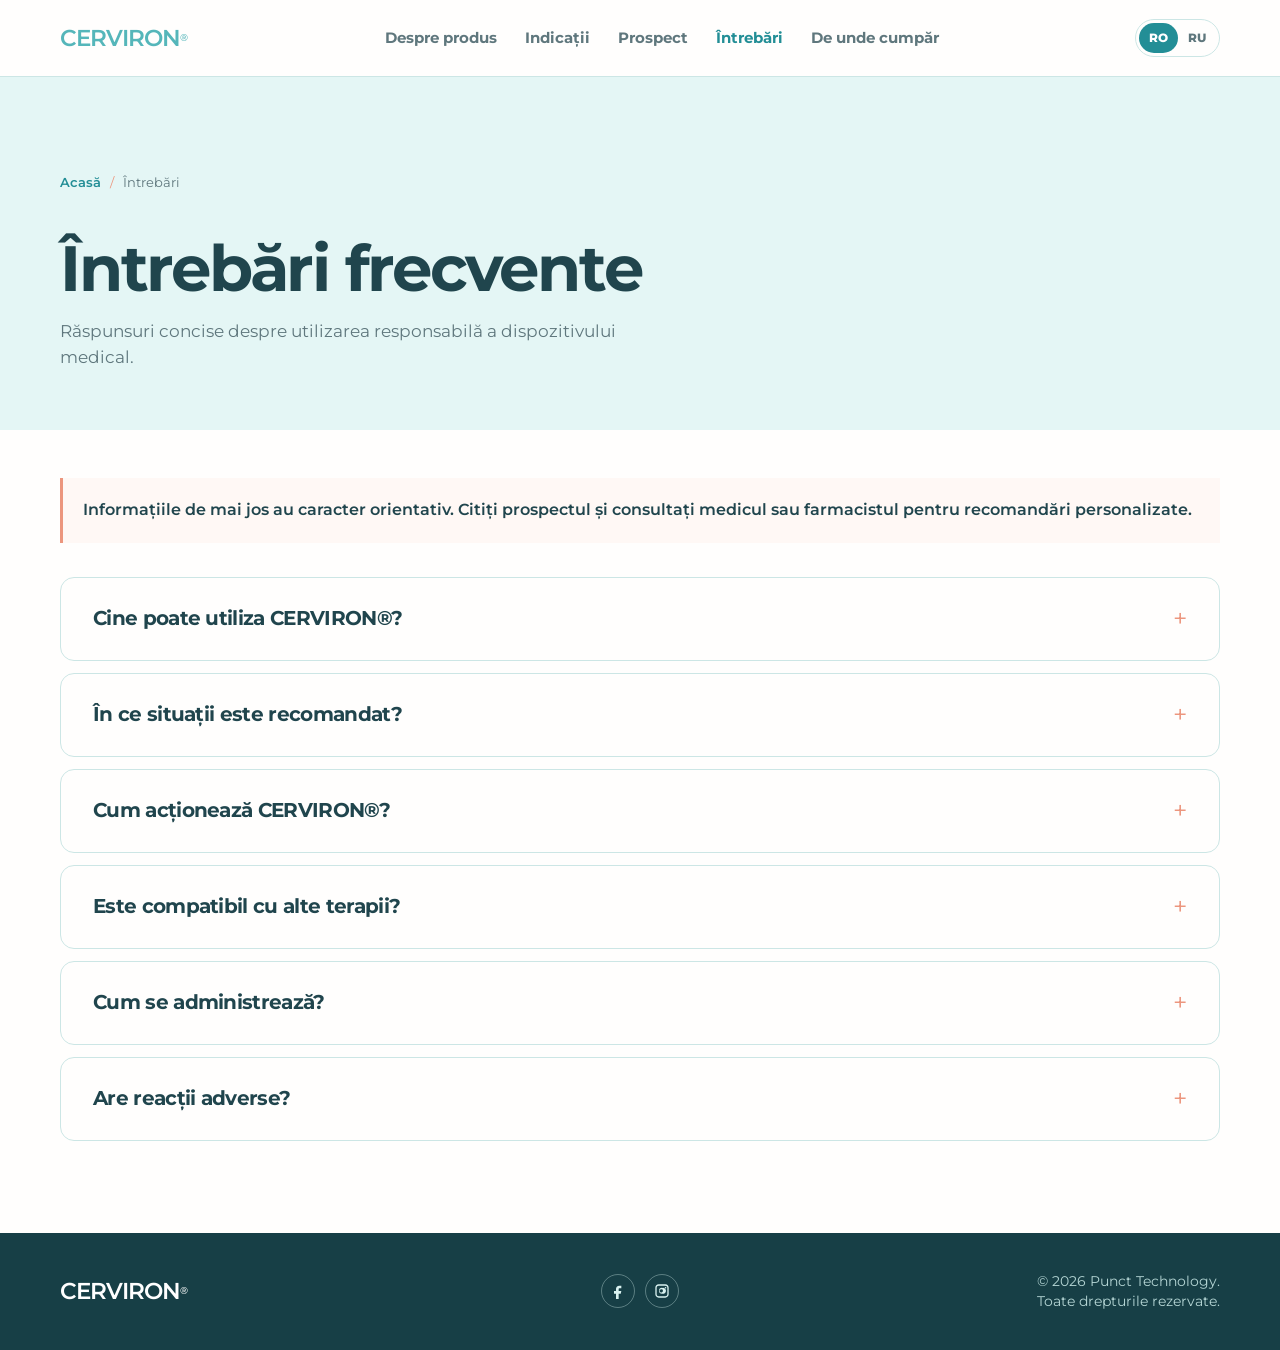
<file: ro/intrebari.html>
﻿<!doctype html>
<html lang="ro">
  <head>
    <meta charset="utf-8" />
    <meta name="viewport" content="width=device-width,initial-scale=1" />
    <!--#config errmsg="" --><!--#include virtual="/includes/head.html" -->
    <title>CERVIRON®: întrebări frecvente și răspunsuri</title>
    <meta name="description" content="Cine poate utiliza CERVIRON®, cum acționează și cum se administrează, compatibilitatea cu alte terapii și reacțiile adverse — răspunsuri concise." />
    <meta name="keywords" content="CERVIRON întrebări, întrebări frecvente, administrare, compatibilitate, reacții adverse, supozitoare" />
    <link rel="canonical" href="<!--#include virtual='/includes/site-url.txt' -->/ro/intrebari" />
    <link rel="alternate" hreflang="ro" href="<!--#include virtual='/includes/site-url.txt' -->/ro/intrebari" />
    <link rel="alternate" hreflang="ru" href="<!--#include virtual='/includes/site-url.txt' -->/ru/voprosy" />
    <link rel="alternate" hreflang="x-default" href="<!--#include virtual='/includes/site-url.txt' -->/ro/intrebari" />
    <meta property="og:type" content="website" />
    <meta property="og:site_name" content="CERVIRON" />
    <meta property="og:locale" content="ro_RO" />
    <meta property="og:locale:alternate" content="ru_RU" />
    <meta property="og:title" content="CERVIRON®: întrebări frecvente și răspunsuri" />
    <meta property="og:description" content="Cine poate utiliza CERVIRON®, cum acționează și cum se administrează, compatibilitatea cu alte terapii și reacțiile adverse — răspunsuri concise." />
    <meta property="og:url" content="<!--#include virtual='/includes/site-url.txt' -->/ro/intrebari" />
    <meta property="og:image" content="<!--#include virtual='/includes/site-url.txt' -->/img/og-image.jpg" />
    <meta property="og:image:type" content="image/jpeg" />
    <meta property="og:image:width" content="1200" />
    <meta property="og:image:height" content="630" />
    <meta property="og:image:alt" content="Ambalajul CERVIRON® pe fundal turcoaz deschis" />
    <meta name="twitter:card" content="summary_large_image" />
    <meta name="twitter:title" content="CERVIRON®: întrebări frecvente și răspunsuri" />
    <meta name="twitter:description" content="Cine poate utiliza CERVIRON®, cum acționează și cum se administrează, compatibilitatea cu alte terapii și reacțiile adverse — răspunsuri concise." />
    <meta name="twitter:image" content="<!--#include virtual='/includes/site-url.txt' -->/img/og-image.jpg" />
    <meta name="twitter:image:alt" content="Ambalajul CERVIRON® pe fundal turcoaz deschis" />
    <link rel="stylesheet" href="../css/style.css" />
    <script type="application/ld+json">
    {
      "@context": "https://schema.org",
      "@graph": [
        {
          "@type": "Organization",
          "@id": "<!--#include virtual='/includes/site-url.txt' -->/#organization",
          "name": "CERVIRON",
          "url": "<!--#include virtual='/includes/site-url.txt' -->/",
          "sameAs": [
            "https://www.facebook.com/perfectcare_",
            "https://www.instagram.com/perfectcare_/"
          ]
        },
        {
          "@type": "WebSite",
          "@id": "<!--#include virtual='/includes/site-url.txt' -->/#website",
          "url": "<!--#include virtual='/includes/site-url.txt' -->/",
          "name": "CERVIRON",
          "inLanguage": [
            "ro",
            "ru"
          ],
          "publisher": {
            "@id": "<!--#include virtual='/includes/site-url.txt' -->/#organization"
          }
        },
        {
          "@type": "MedicalDevice",
          "@id": "<!--#include virtual='/includes/site-url.txt' -->/ro/#device",
          "name": "CERVIRON",
          "description": "Dispozitiv medical sub formă de supozitoare pentru uz ginecologic.",
          "url": "<!--#include virtual='/includes/site-url.txt' -->/ro/despre-produs",
          "image": "<!--#include virtual='/includes/site-url.txt' -->/img/cerviron_img.webp"
        },
        {
          "@type": "MedicalWebPage",
          "@id": "<!--#include virtual='/includes/site-url.txt' -->/ro/intrebari#webpage",
          "url": "<!--#include virtual='/includes/site-url.txt' -->/ro/intrebari",
          "name": "CERVIRON®: întrebări frecvente și răspunsuri",
          "description": "Cine poate utiliza CERVIRON®, cum acționează și cum se administrează, compatibilitatea cu alte terapii și reacțiile adverse — răspunsuri concise.",
          "inLanguage": "ro",
          "isPartOf": {
            "@id": "<!--#include virtual='/includes/site-url.txt' -->/#website"
          },
          "primaryImageOfPage": {
            "@type": "ImageObject",
            "url": "<!--#include virtual='/includes/site-url.txt' -->/img/og-image.jpg",
            "width": 1200,
            "height": 630
          },
          "about": [
            {
              "@id": "<!--#include virtual='/includes/site-url.txt' -->/ro/#device"
            }
          ],
          "breadcrumb": {
            "@id": "<!--#include virtual='/includes/site-url.txt' -->/ro/intrebari#breadcrumb"
          }
        },
        {
          "@type": "BreadcrumbList",
          "@id": "<!--#include virtual='/includes/site-url.txt' -->/ro/intrebari#breadcrumb",
          "itemListElement": [
            {
              "@type": "ListItem",
              "position": 1,
              "name": "Acasă",
              "item": "<!--#include virtual='/includes/site-url.txt' -->/ro/"
            },
            {
              "@type": "ListItem",
              "position": 2,
              "name": "Întrebări",
              "item": "<!--#include virtual='/includes/site-url.txt' -->/ro/intrebari"
            }
          ]
        }
      ]
    }
    </script>
  </head>
  <body>
    <!--#config errmsg="" --><!--#include virtual="/includes/body.html" -->
    <header class="header">
      <div class="container header__inner">
        <a class="brand" href="/ro/">CERVI<span>RON</span></a>
        <nav class="nav" id="site-nav"><ul class="nav__list"><li><a href="/ro/despre-produs.html">Despre produs</a></li><li><a href="/ro/indicatii.html">Indicații</a></li><li><a href="/ro/prospect.html">Prospect</a></li><li><a href="/ro/intrebari.html" aria-current="page">Întrebări</a></li><li><a href="/ro/unde-cumpar.html">De unde cumpăr</a></li></ul></nav>
        <div class="header__right">
          <div class="language">
            <a href="/ro/intrebari.html" aria-current="true">RO</a
            ><a href="/ru/voprosy.html">RU</a>
          </div>
          <button
            class="menu-button"
            aria-label="Deschide meniul"
            aria-expanded="false"
            aria-controls="site-nav"
          >
            ☰
          </button>
        </div>
      </div>
    </header>
    <main>
      <section class="page-hero">
        <div class="container">
          <nav class="breadcrumbs breadcrumbs--hero" aria-label="Breadcrumb">
            <div class="breadcrumbs__inner">
              <a href="/ro/">Acasă</a>
              <span class="breadcrumbs__separator">/</span>
              <span class="breadcrumbs__current">Întrebări</span>
            </div>
          </nav>
          <h1>Întrebări frecvente</h1>
          <p>
            Răspunsuri concise despre utilizarea responsabilă a dispozitivului
            medical.
          </p>
        </div>
      </section>
      <section class="section">
        <div class="container">
          <p class="indications__notice">
            Informațiile de mai jos au caracter orientativ. Citiți prospectul și
            consultați medicul sau farmacistul pentru recomandări personalizate.
          </p>
          <div class="accordion">
            <details class="accordion__item">
              <summary class="accordion__trigger">
                Cine poate utiliza CERVIRON®?
              </summary>
              <div class="accordion__content">
                <p>
                  CERVIRON® este destinat femeilor adulte, inclusiv femeilor
                  aflate la menopauză. Poate fi recomandat în contextul
                  vulvovaginitelor, eroziunilor cervicale, recuperării
                  postoperatorii ginecologice sau ca tratament adjuvant, conform
                  prospectului și recomandării specialistului.
                </p>
              </div>
            </details>
            <details class="accordion__item">
              <summary class="accordion__trigger">
                În ce situații este recomandat?
              </summary>
              <div class="accordion__content">
                <p>
                  Prospectul menționează utilizarea în contextul
                  vulvovaginitelor acute și cronice, al eroziunilor de col
                  uterin, al sângerărilor asociate acestora, pentru susținerea
                  echilibrului pH-ului vaginal și al florei vaginale normale.
                </p>
              </div>
            </details>
            <details class="accordion__item">
              <summary class="accordion__trigger">
                Cum acționează CERVIRON®?
              </summary>
              <div class="accordion__content">
                <p>
                  După administrare, supozitorul se topește la nivelul mucoasei
                  vaginale și formează o cremă care favorizează distribuirea
                  uniformă a componentelor. Conform informațiilor
                  producătorului, contribuie la susținerea barierei locale și a
                  reepitelizării țesutului afectat.
                </p>
              </div>
            </details>
            <details class="accordion__item">
              <summary class="accordion__trigger">
                Este compatibil cu alte terapii?
              </summary>
              <div class="accordion__content">
                <p>
                  CERVIRON® poate fi utilizat ca adjuvant într-o schemă care
                  include antibiotice sau antifungice, la recomandarea
                  medicului. Înainte de asocierea cu alte produse vaginale sau
                  dispozitive medicale, cereți sfatul unui specialist.
                </p>
              </div>
            </details>
            <details class="accordion__item">
              <summary class="accordion__trigger">
                Cum se administrează?
              </summary>
              <div class="accordion__content">
                <p>
                  Se administrează un supozitor intravaginal, de preferință seara
                  înainte de culcare sau conform prescripției medicale. În
                  prospect este indicată o durată de 10 sau 15 zile pe lună ori
                  cea stabilită de medic.
                </p>
              </div>
            </details>
            <details class="accordion__item">
              <summary class="accordion__trigger">Are reacții adverse?</summary>
              <div class="accordion__content">
                <p>
                  Utilizarea îndelungată a produselor topice poate provoca
                  iritație locală sau sensibilizare. Dacă apar reacții adverse,
                  întrerupeți utilizarea și contactați medicul sau farmacistul.
                </p>
              </div>
            </details>
          </div>
        </div>
      </section>
    </main>
    <footer class="footer">
      <div class="container footer__inner">
        <a class="brand" href="/ro/">CERVI<span>RON</span></a>
        <p>© 2026 <a href="https://punct.md" target="_blank" rel="noopener">Punct Technology</a>.<br />Toate drepturile rezervate.</p>
      </div>
    </footer>
    <script src="../js/main.js"></script>
  </body>
</html>
</file>
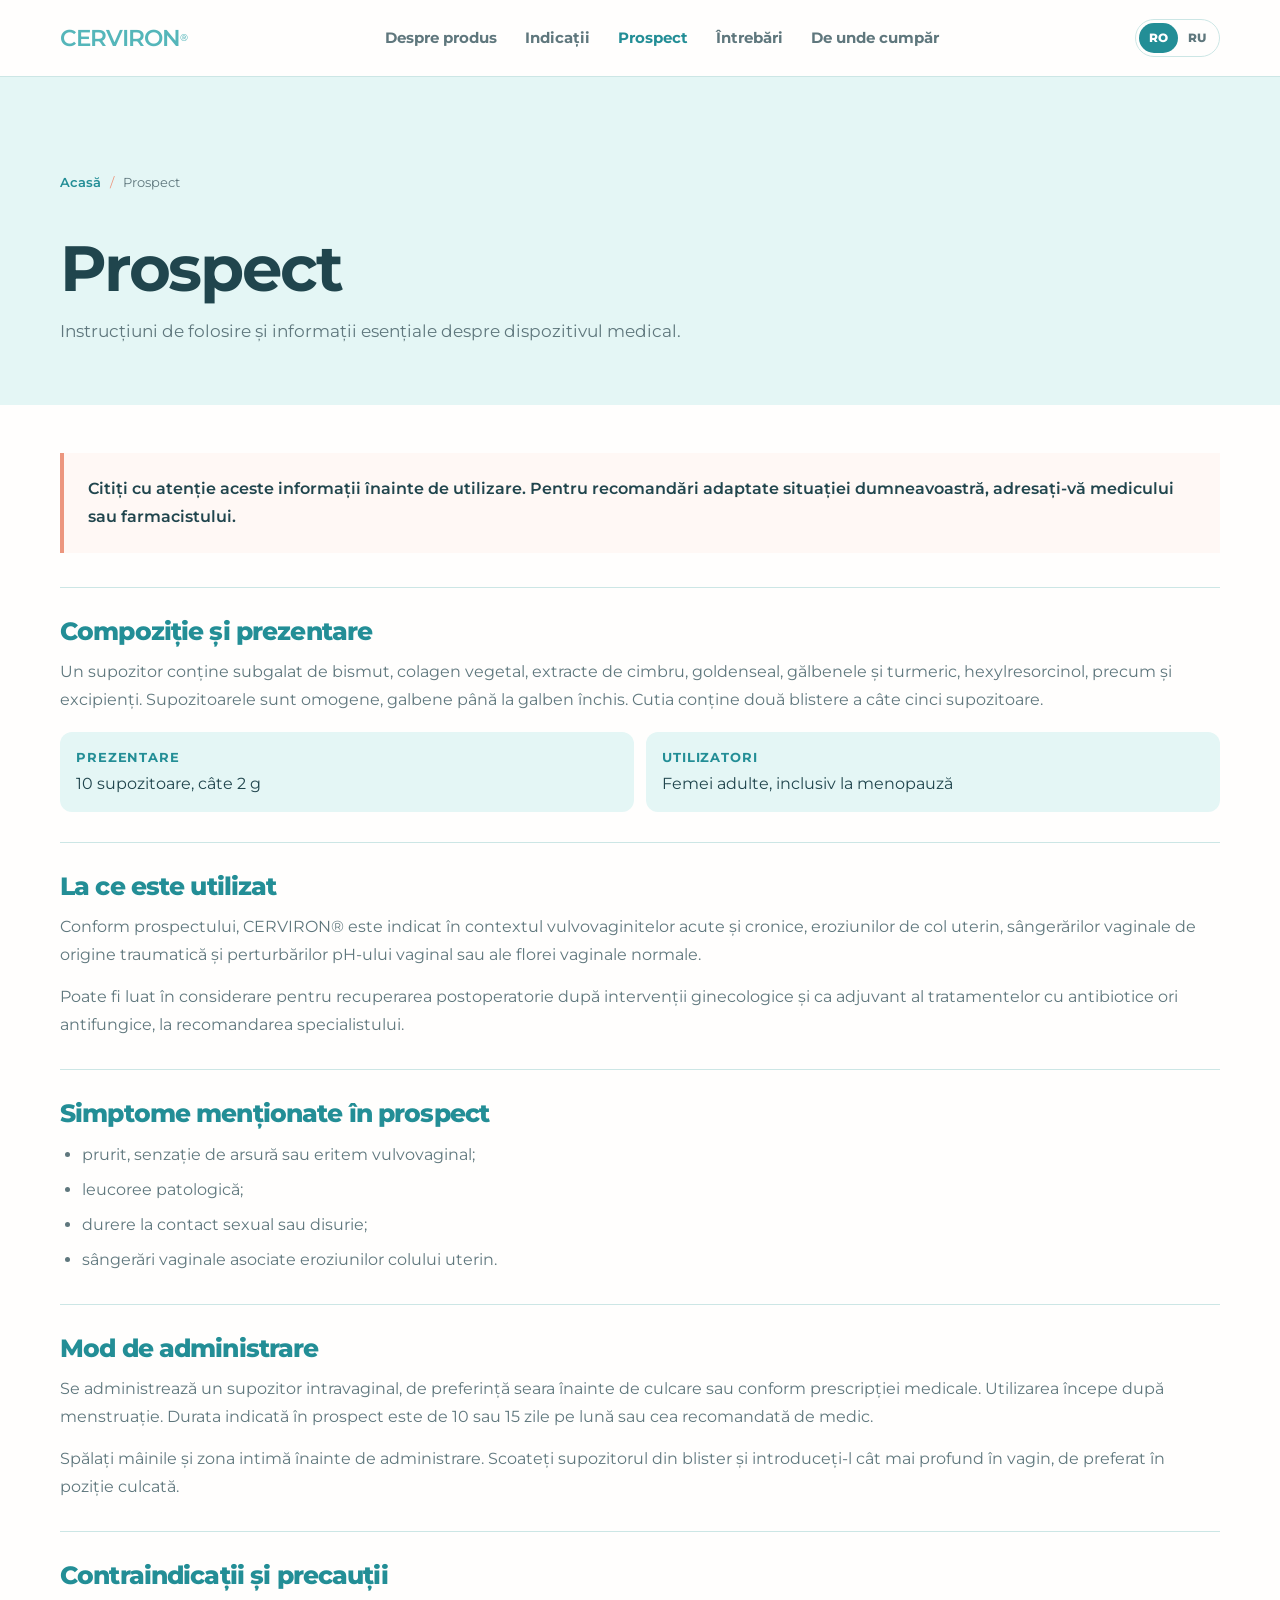
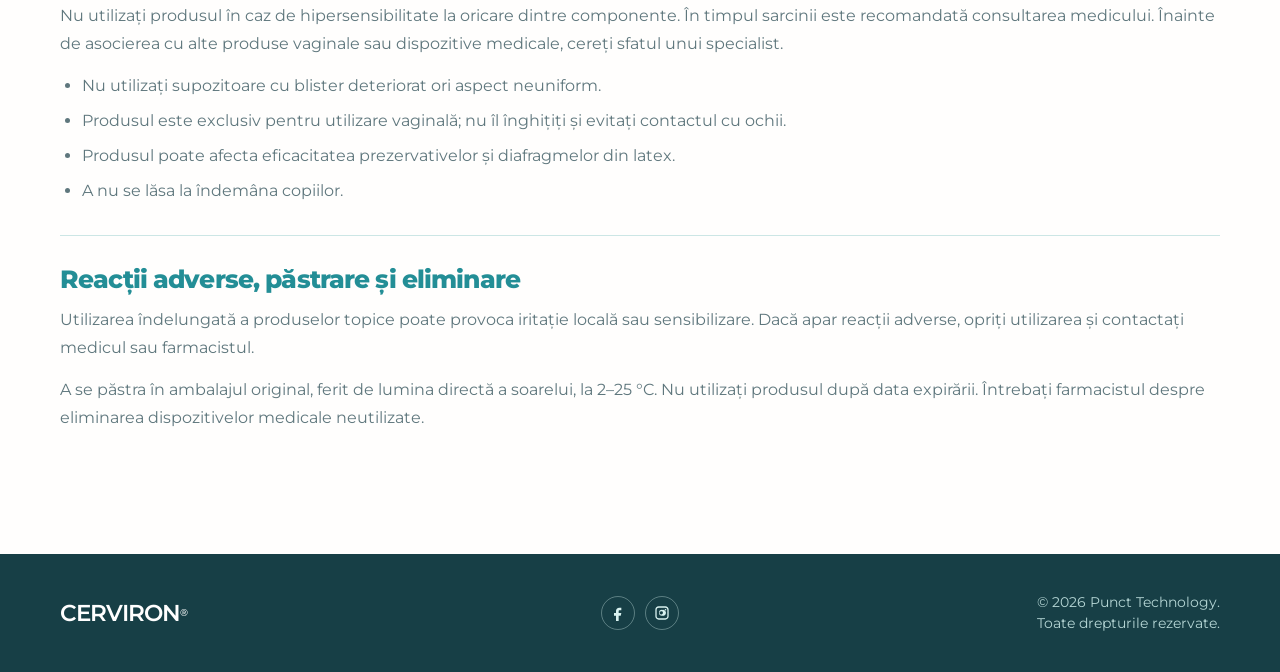
<file: ro/prospect.html>
﻿<!doctype html>
<html lang="ro">
  <head>
    <meta charset="utf-8" />
    <meta name="viewport" content="width=device-width,initial-scale=1" />
    <!--#config errmsg="" --><!--#include virtual="/includes/head.html" -->
    <title>Prospect CERVIRON®: administrare și contraindicații</title>
    <meta name="description" content="Prospectul CERVIRON®: compoziție și prezentare, indicații, mod de administrare, contraindicații, reacții adverse, condiții de păstrare și eliminare." />
    <meta name="keywords" content="CERVIRON prospect, instrucțiuni de utilizare, mod de administrare, contraindicații, reacții adverse, supozitoare" />
    <link rel="canonical" href="<!--#include virtual='/includes/site-url.txt' -->/ro/prospect" />
    <link rel="alternate" hreflang="ro" href="<!--#include virtual='/includes/site-url.txt' -->/ro/prospect" />
    <link rel="alternate" hreflang="ru" href="<!--#include virtual='/includes/site-url.txt' -->/ru/instrukciya" />
    <link rel="alternate" hreflang="x-default" href="<!--#include virtual='/includes/site-url.txt' -->/ro/prospect" />
    <meta property="og:type" content="website" />
    <meta property="og:site_name" content="CERVIRON" />
    <meta property="og:locale" content="ro_RO" />
    <meta property="og:locale:alternate" content="ru_RU" />
    <meta property="og:title" content="Prospect CERVIRON®: administrare și contraindicații" />
    <meta property="og:description" content="Prospectul CERVIRON®: compoziție și prezentare, indicații, mod de administrare, contraindicații, reacții adverse, condiții de păstrare și eliminare." />
    <meta property="og:url" content="<!--#include virtual='/includes/site-url.txt' -->/ro/prospect" />
    <meta property="og:image" content="<!--#include virtual='/includes/site-url.txt' -->/img/og-image.jpg" />
    <meta property="og:image:type" content="image/jpeg" />
    <meta property="og:image:width" content="1200" />
    <meta property="og:image:height" content="630" />
    <meta property="og:image:alt" content="Ambalajul CERVIRON® pe fundal turcoaz deschis" />
    <meta name="twitter:card" content="summary_large_image" />
    <meta name="twitter:title" content="Prospect CERVIRON®: administrare și contraindicații" />
    <meta name="twitter:description" content="Prospectul CERVIRON®: compoziție și prezentare, indicații, mod de administrare, contraindicații, reacții adverse, condiții de păstrare și eliminare." />
    <meta name="twitter:image" content="<!--#include virtual='/includes/site-url.txt' -->/img/og-image.jpg" />
    <meta name="twitter:image:alt" content="Ambalajul CERVIRON® pe fundal turcoaz deschis" />
    <link rel="stylesheet" href="../css/style.css" />
    <script type="application/ld+json">
    {
      "@context": "https://schema.org",
      "@graph": [
        {
          "@type": "Organization",
          "@id": "<!--#include virtual='/includes/site-url.txt' -->/#organization",
          "name": "CERVIRON",
          "url": "<!--#include virtual='/includes/site-url.txt' -->/",
          "sameAs": [
            "https://www.facebook.com/perfectcare_",
            "https://www.instagram.com/perfectcare_/"
          ]
        },
        {
          "@type": "WebSite",
          "@id": "<!--#include virtual='/includes/site-url.txt' -->/#website",
          "url": "<!--#include virtual='/includes/site-url.txt' -->/",
          "name": "CERVIRON",
          "inLanguage": [
            "ro",
            "ru"
          ],
          "publisher": {
            "@id": "<!--#include virtual='/includes/site-url.txt' -->/#organization"
          }
        },
        {
          "@type": "MedicalDevice",
          "@id": "<!--#include virtual='/includes/site-url.txt' -->/ro/#device",
          "name": "CERVIRON",
          "description": "Dispozitiv medical sub formă de supozitoare pentru uz ginecologic.",
          "url": "<!--#include virtual='/includes/site-url.txt' -->/ro/despre-produs",
          "image": "<!--#include virtual='/includes/site-url.txt' -->/img/cerviron_img.webp"
        },
        {
          "@type": "MedicalWebPage",
          "@id": "<!--#include virtual='/includes/site-url.txt' -->/ro/prospect#webpage",
          "url": "<!--#include virtual='/includes/site-url.txt' -->/ro/prospect",
          "name": "Prospect CERVIRON®: administrare și contraindicații",
          "description": "Prospectul CERVIRON®: compoziție și prezentare, indicații, mod de administrare, contraindicații, reacții adverse, condiții de păstrare și eliminare.",
          "inLanguage": "ro",
          "isPartOf": {
            "@id": "<!--#include virtual='/includes/site-url.txt' -->/#website"
          },
          "primaryImageOfPage": {
            "@type": "ImageObject",
            "url": "<!--#include virtual='/includes/site-url.txt' -->/img/og-image.jpg",
            "width": 1200,
            "height": 630
          },
          "about": [
            {
              "@id": "<!--#include virtual='/includes/site-url.txt' -->/ro/#device"
            }
          ],
          "breadcrumb": {
            "@id": "<!--#include virtual='/includes/site-url.txt' -->/ro/prospect#breadcrumb"
          }
        },
        {
          "@type": "BreadcrumbList",
          "@id": "<!--#include virtual='/includes/site-url.txt' -->/ro/prospect#breadcrumb",
          "itemListElement": [
            {
              "@type": "ListItem",
              "position": 1,
              "name": "Acasă",
              "item": "<!--#include virtual='/includes/site-url.txt' -->/ro/"
            },
            {
              "@type": "ListItem",
              "position": 2,
              "name": "Prospect",
              "item": "<!--#include virtual='/includes/site-url.txt' -->/ro/prospect"
            }
          ]
        }
      ]
    }
    </script>
  </head>
  <body>
    <!--#config errmsg="" --><!--#include virtual="/includes/body.html" -->
    <header class="header">
      <div class="container header__inner">
        <a class="brand" href="/ro/">CERVI<span>RON</span></a>
        <nav class="nav" id="site-nav"><ul class="nav__list"><li><a href="/ro/despre-produs.html">Despre produs</a></li><li><a href="/ro/indicatii.html">Indicații</a></li><li><a href="/ro/prospect.html" aria-current="page">Prospect</a></li><li><a href="/ro/intrebari.html">Întrebări</a></li><li><a href="/ro/unde-cumpar.html">De unde cumpăr</a></li></ul></nav>
        <div class="header__right">
          <div class="language">
            <a href="/ro/prospect.html" aria-current="true">RO</a
            ><a href="/ru/instrukciya.html">RU</a>
          </div>
          <button
            class="menu-button"
            aria-label="Deschide meniul"
            aria-expanded="false"
            aria-controls="site-nav"
          >
            ☰
          </button>
        </div>
      </div>
    </header>
    <main>
      <section class="page-hero">
        <div class="container">
          <nav class="breadcrumbs breadcrumbs--hero" aria-label="Breadcrumb">
            <div class="breadcrumbs__inner">
              <a href="/ro/">Acasă</a>
              <span class="breadcrumbs__separator">/</span>
              <span class="breadcrumbs__current">Prospect</span>
            </div>
          </nav>
          <h1>Prospect</h1>
          <p>
            Instrucțiuni de folosire și informații esențiale despre dispozitivul
            medical.
          </p>
        </div>
      </section>
      <section class="section">
        <div class="container">
          <p class="prospect__lead">
            Citiți cu atenție aceste informații înainte de utilizare. Pentru
            recomandări adaptate situației dumneavoastră, adresați-vă medicului
            sau farmacistului.
          </p>
          <article class="prospect__section">
            <h2>Compoziție și prezentare</h2>
            <p>
              Un supozitor conține subgalat de bismut, colagen vegetal, extracte de
              cimbru, goldenseal, gălbenele și turmeric, hexylresorcinol, precum
              și excipienți. Supozitoarele sunt omogene, galbene până la galben
              închis. Cutia conține două blistere a câte cinci supozitoare.
            </p>
            <div class="prospect__facts">
              <div class="prospect__fact">
                <strong>Prezentare</strong><span>10 supozitoare, câte 2 g</span>
              </div>
              <div class="prospect__fact">
                <strong>Utilizatori</strong
                ><span>Femei adulte, inclusiv la menopauză</span>
              </div>
            </div>
          </article>
          <article class="prospect__section">
            <h2>La ce este utilizat</h2>
            <p>
              Conform prospectului, CERVIRON® este indicat în contextul
              vulvovaginitelor acute și cronice, eroziunilor de col uterin,
              sângerărilor vaginale de origine traumatică și perturbărilor
              pH-ului vaginal sau ale florei vaginale normale.
            </p>
            <p>
              Poate fi luat în considerare pentru recuperarea postoperatorie
              după intervenții ginecologice și ca adjuvant al tratamentelor cu
              antibiotice ori antifungice, la recomandarea specialistului.
            </p>
          </article>
          <article class="prospect__section">
            <h2>Simptome menționate în prospect</h2>
            <ul>
              <li>prurit, senzație de arsură sau eritem vulvovaginal;</li>
              <li>leucoree patologică;</li>
              <li>durere la contact sexual sau disurie;</li>
              <li>sângerări vaginale asociate eroziunilor colului uterin.</li>
            </ul>
          </article>
          <article class="prospect__section">
            <h2>Mod de administrare</h2>
            <p>
              Se administrează un supozitor intravaginal, de preferință seara înainte
              de culcare sau conform prescripției medicale. Utilizarea începe
              după menstruație. Durata indicată în prospect este de 10 sau 15
              zile pe lună sau cea recomandată de medic.
            </p>
            <p>
              Spălați mâinile și zona intimă înainte de administrare. Scoateți
              supozitorul din blister și introduceți-l cât mai profund în vagin, de
              preferat în poziție culcată.
            </p>
          </article>
          <article class="prospect__section">
            <h2>Contraindicații și precauții</h2>
            <p>
              Nu utilizați produsul în caz de hipersensibilitate la oricare
              dintre componente. În timpul sarcinii este recomandată consultarea
              medicului. Înainte de asocierea cu alte produse vaginale sau
              dispozitive medicale, cereți sfatul unui specialist.
            </p>
            <ul>
              <li>
                Nu utilizați supozitoare cu blister deteriorat ori aspect neuniform.
              </li>
              <li>
                Produsul este exclusiv pentru utilizare vaginală; nu îl
                înghițiți și evitați contactul cu ochii.
              </li>
              <li>
                Produsul poate afecta eficacitatea prezervativelor și
                diafragmelor din latex.
              </li>
              <li>A nu se lăsa la îndemâna copiilor.</li>
            </ul>
          </article>
          <article class="prospect__section">
            <h2>Reacții adverse, păstrare și eliminare</h2>
            <p>
              Utilizarea îndelungată a produselor topice poate provoca iritație
              locală sau sensibilizare. Dacă apar reacții adverse, opriți
              utilizarea și contactați medicul sau farmacistul.
            </p>
            <p>
              A se păstra în ambalajul original, ferit de lumina directă a
              soarelui, la 2–25 °C. Nu utilizați produsul după data expirării.
              Întrebați farmacistul despre eliminarea dispozitivelor medicale
              neutilizate.
            </p>
          </article>
        </div>
      </section>
    </main>
    <footer class="footer">
      <div class="container footer__inner">
        <a class="brand" href="/ro/">CERVI<span>RON</span></a>
        <p>© 2026 <a href="https://punct.md" target="_blank" rel="noopener">Punct Technology</a>.<br />Toate drepturile rezervate.</p>
      </div>
    </footer>
    <script src="../js/main.js"></script>
  </body>
</html>
</file>
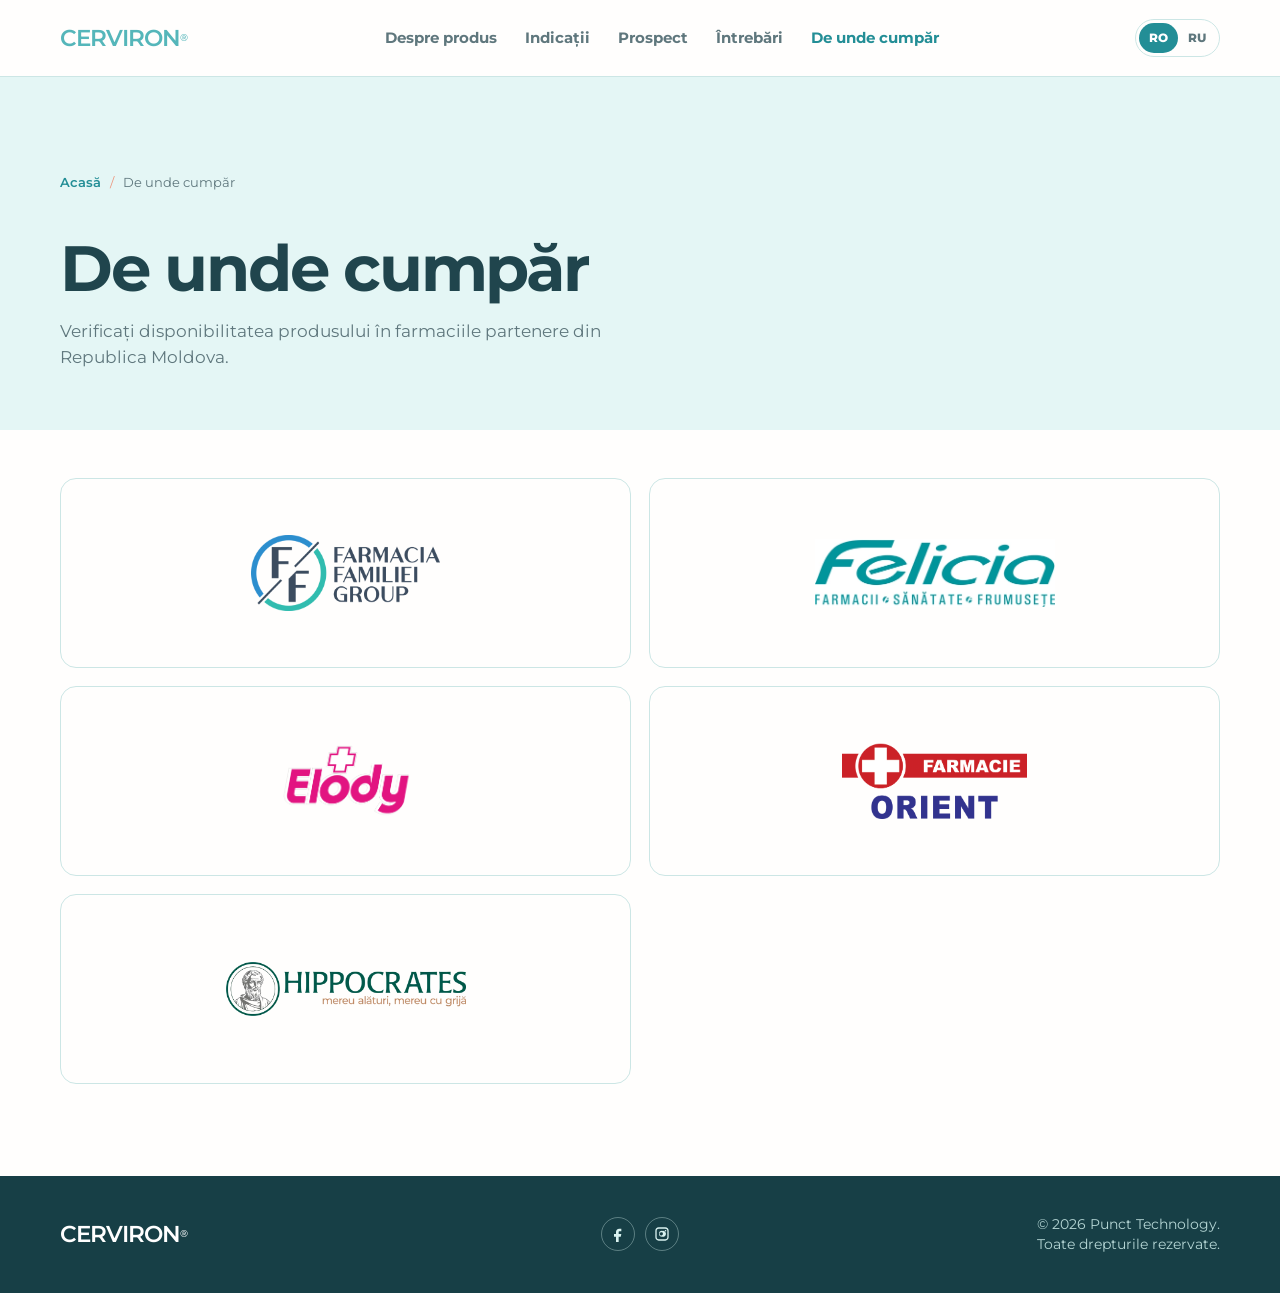
<file: ro/unde-cumpar.html>
﻿<!doctype html>
<html lang="ro">
  <head>
    <meta charset="utf-8" />
    <meta name="viewport" content="width=device-width,initial-scale=1" />
    <!--#config errmsg="" --><!--#include virtual="/includes/head.html" -->
    <title>De unde cumpăr CERVIRON® în Moldova — farmacii</title>
    <meta name="description" content="CERVIRON® este disponibil în farmaciile din Republica Moldova: Farmacia Familiei, Felicia, Elody, Orient și Hippocrates. Verificați disponibilitatea." />
    <meta name="keywords" content="unde cumpăr CERVIRON, farmacii Moldova, Farmacia Familiei, Felicia, Elody, Orient, Hippocrates" />
    <link rel="canonical" href="<!--#include virtual='/includes/site-url.txt' -->/ro/unde-cumpar" />
    <link rel="alternate" hreflang="ro" href="<!--#include virtual='/includes/site-url.txt' -->/ro/unde-cumpar" />
    <link rel="alternate" hreflang="ru" href="<!--#include virtual='/includes/site-url.txt' -->/ru/gde-kupit" />
    <link rel="alternate" hreflang="x-default" href="<!--#include virtual='/includes/site-url.txt' -->/ro/unde-cumpar" />
    <meta property="og:type" content="website" />
    <meta property="og:site_name" content="CERVIRON" />
    <meta property="og:locale" content="ro_RO" />
    <meta property="og:locale:alternate" content="ru_RU" />
    <meta property="og:title" content="De unde cumpăr CERVIRON® în Moldova — farmacii" />
    <meta property="og:description" content="CERVIRON® este disponibil în farmaciile din Republica Moldova: Farmacia Familiei, Felicia, Elody, Orient și Hippocrates. Verificați disponibilitatea." />
    <meta property="og:url" content="<!--#include virtual='/includes/site-url.txt' -->/ro/unde-cumpar" />
    <meta property="og:image" content="<!--#include virtual='/includes/site-url.txt' -->/img/og-image.jpg" />
    <meta property="og:image:type" content="image/jpeg" />
    <meta property="og:image:width" content="1200" />
    <meta property="og:image:height" content="630" />
    <meta property="og:image:alt" content="Ambalajul CERVIRON® pe fundal turcoaz deschis" />
    <meta name="twitter:card" content="summary_large_image" />
    <meta name="twitter:title" content="De unde cumpăr CERVIRON® în Moldova — farmacii" />
    <meta name="twitter:description" content="CERVIRON® este disponibil în farmaciile din Republica Moldova: Farmacia Familiei, Felicia, Elody, Orient și Hippocrates. Verificați disponibilitatea." />
    <meta name="twitter:image" content="<!--#include virtual='/includes/site-url.txt' -->/img/og-image.jpg" />
    <meta name="twitter:image:alt" content="Ambalajul CERVIRON® pe fundal turcoaz deschis" />
    <link rel="stylesheet" href="../css/style.css" />
    <script type="application/ld+json">
    {
      "@context": "https://schema.org",
      "@graph": [
        {
          "@type": "Organization",
          "@id": "<!--#include virtual='/includes/site-url.txt' -->/#organization",
          "name": "CERVIRON",
          "url": "<!--#include virtual='/includes/site-url.txt' -->/",
          "sameAs": [
            "https://www.facebook.com/perfectcare_",
            "https://www.instagram.com/perfectcare_/"
          ]
        },
        {
          "@type": "WebSite",
          "@id": "<!--#include virtual='/includes/site-url.txt' -->/#website",
          "url": "<!--#include virtual='/includes/site-url.txt' -->/",
          "name": "CERVIRON",
          "inLanguage": [
            "ro",
            "ru"
          ],
          "publisher": {
            "@id": "<!--#include virtual='/includes/site-url.txt' -->/#organization"
          }
        },
        {
          "@type": "MedicalDevice",
          "@id": "<!--#include virtual='/includes/site-url.txt' -->/ro/#device",
          "name": "CERVIRON",
          "description": "Dispozitiv medical sub formă de supozitoare pentru uz ginecologic.",
          "url": "<!--#include virtual='/includes/site-url.txt' -->/ro/despre-produs",
          "image": "<!--#include virtual='/includes/site-url.txt' -->/img/cerviron_img.webp"
        },
        {
          "@type": "WebPage",
          "@id": "<!--#include virtual='/includes/site-url.txt' -->/ro/unde-cumpar#webpage",
          "url": "<!--#include virtual='/includes/site-url.txt' -->/ro/unde-cumpar",
          "name": "De unde cumpăr CERVIRON® în Moldova — farmacii",
          "description": "CERVIRON® este disponibil în farmaciile din Republica Moldova: Farmacia Familiei, Felicia, Elody, Orient și Hippocrates. Verificați disponibilitatea.",
          "inLanguage": "ro",
          "isPartOf": {
            "@id": "<!--#include virtual='/includes/site-url.txt' -->/#website"
          },
          "primaryImageOfPage": {
            "@type": "ImageObject",
            "url": "<!--#include virtual='/includes/site-url.txt' -->/img/og-image.jpg",
            "width": 1200,
            "height": 630
          },
          "about": [
            {
              "@id": "<!--#include virtual='/includes/site-url.txt' -->/ro/#device"
            }
          ],
          "breadcrumb": {
            "@id": "<!--#include virtual='/includes/site-url.txt' -->/ro/unde-cumpar#breadcrumb"
          }
        },
        {
          "@type": "BreadcrumbList",
          "@id": "<!--#include virtual='/includes/site-url.txt' -->/ro/unde-cumpar#breadcrumb",
          "itemListElement": [
            {
              "@type": "ListItem",
              "position": 1,
              "name": "Acasă",
              "item": "<!--#include virtual='/includes/site-url.txt' -->/ro/"
            },
            {
              "@type": "ListItem",
              "position": 2,
              "name": "De unde cumpăr",
              "item": "<!--#include virtual='/includes/site-url.txt' -->/ro/unde-cumpar"
            }
          ]
        }
      ]
    }
    </script>
  </head>
  <body>
    <!--#config errmsg="" --><!--#include virtual="/includes/body.html" -->
    <header class="header">
      <div class="container header__inner">
        <a class="brand" href="/ro/">CERVI<span>RON</span></a>
        <nav class="nav" id="site-nav"><ul class="nav__list"><li><a href="/ro/despre-produs.html">Despre produs</a></li><li><a href="/ro/indicatii.html">Indicații</a></li><li><a href="/ro/prospect.html">Prospect</a></li><li><a href="/ro/intrebari.html">Întrebări</a></li><li><a href="/ro/unde-cumpar.html" aria-current="page">De unde cumpăr</a></li></ul></nav>
        <div class="header__right">
          <div class="language">
            <a href="/ro/unde-cumpar.html" aria-current="true">RO</a
            ><a href="/ru/gde-kupit.html">RU</a>
          </div>
          <button
            class="menu-button"
            aria-label="Deschide meniul"
            aria-expanded="false"
            aria-controls="site-nav"
          >
            ☰
          </button>
        </div>
      </div>
    </header>
    <main>
      <section class="page-hero">
        <div class="container">
          <nav class="breadcrumbs breadcrumbs--hero" aria-label="Breadcrumb">
            <div class="breadcrumbs__inner">
              <a href="/ro/">Acasă</a>
              <span class="breadcrumbs__separator">/</span>
              <span class="breadcrumbs__current">De unde cumpăr</span>
            </div>
          </nav>
          <h1>De unde cumpăr</h1>
          <p>
            Verificați disponibilitatea produsului în farmaciile partenere din
            Republica Moldova.
          </p>
        </div>
      </section>
      <section class="section">
        <div class="container">
          <div class="pharmacies">
            <div class="pharmacy">
              <span class="pharmacy__logo"
                ><img
                  src="../img/farmacia-familiei.webp"
                  alt="Farmacia Familiei"
              /></span>
            </div>
            <div class="pharmacy">
              <span class="pharmacy__logo"
                ><img src="../img/felicia.webp" alt="Felicia"
              /></span>
            </div>
            <div class="pharmacy">
              <span class="pharmacy__logo"
                ><img src="../img/elody.webp" alt="Elody"
              /></span>
            </div>
            <div class="pharmacy">
              <span class="pharmacy__logo"
                ><img src="../img/orient.webp" alt="Orient"
              /></span>
            </div>
            <div class="pharmacy">
              <span class="pharmacy__logo"
                ><img src="../img/hippocrates.webp" alt="Hippocrates"
              /></span>
            </div>
          </div>
        </div>
      </section>
    </main>
    <footer class="footer">
      <div class="container footer__inner">
        <a class="brand" href="/ro/">CERVI<span>RON</span></a>
        <p>© 2026 <a href="https://punct.md" target="_blank" rel="noopener">Punct Technology</a>.<br />Toate drepturile rezervate.</p>
      </div>
    </footer>
    <script src="../js/main.js"></script>
  </body>
</html>
</file>
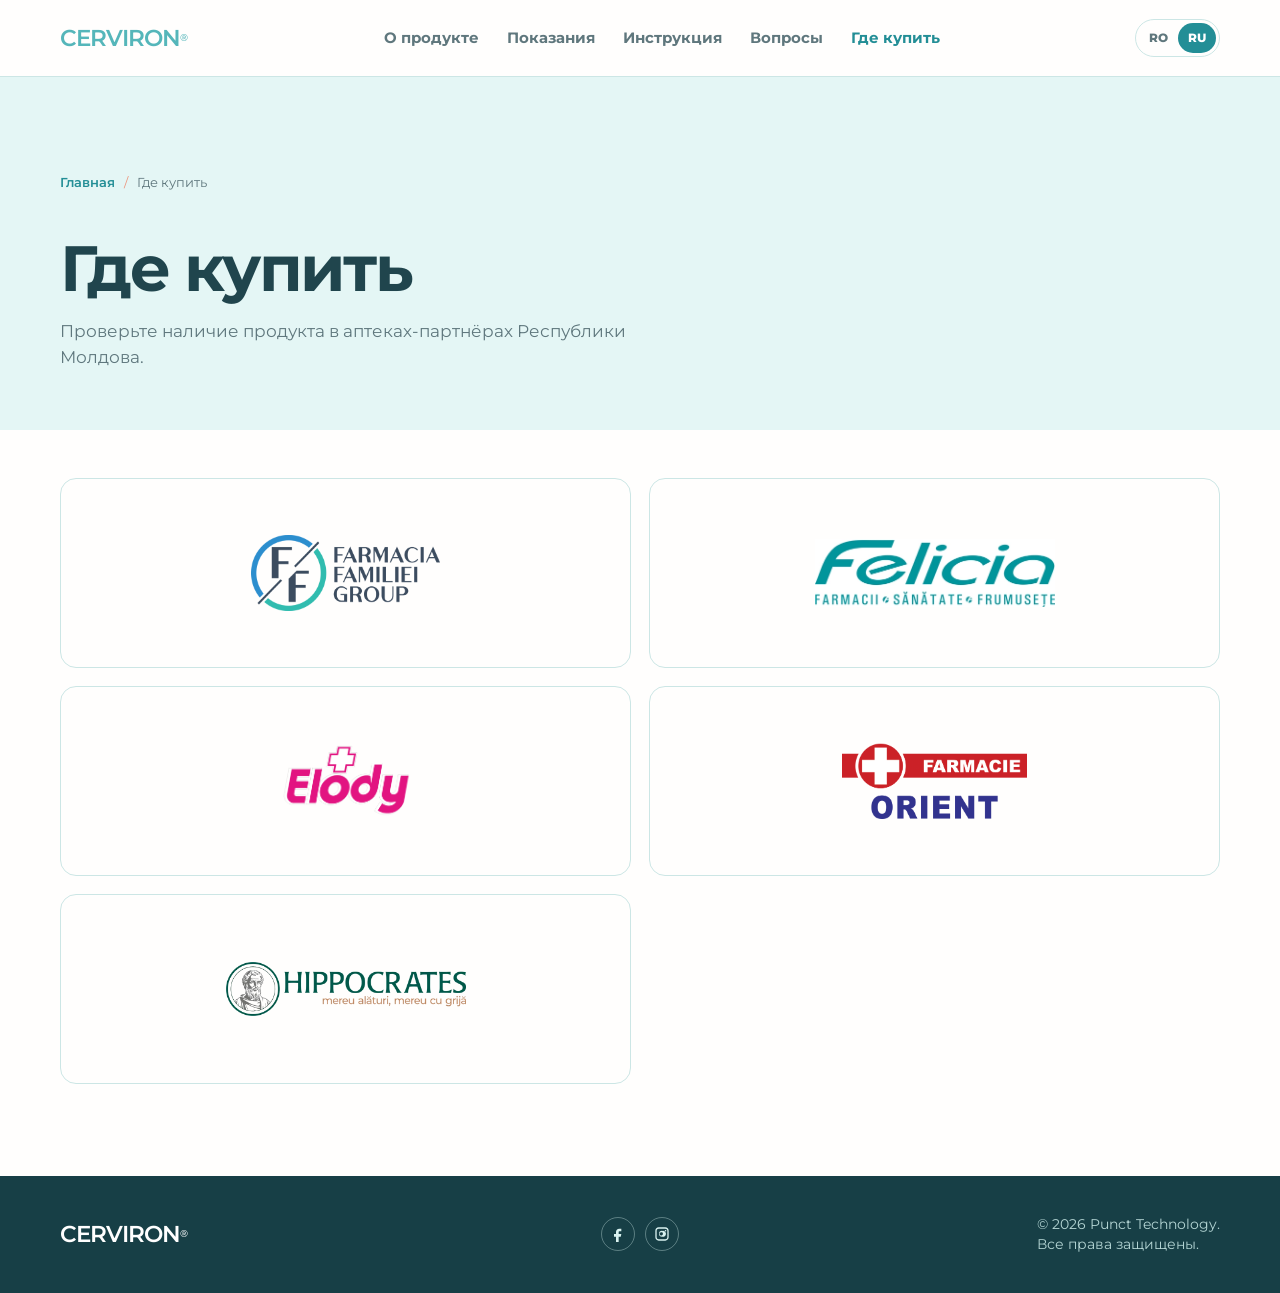
<file: ru/gde-kupit.html>
﻿<!doctype html>
<html lang="ru">
  <head>
    <meta charset="utf-8" />
    <meta name="viewport" content="width=device-width,initial-scale=1" />
    <!--#config errmsg="" --><!--#include virtual="/includes/head.html" -->
    <title>Где купить CERVIRON® в Молдове — аптеки</title>
    <meta name="description" content="CERVIRON® можно купить в аптеках Республики Молдова: Farmacia Familiei, Felicia, Elody, Orient и Hippocrates. Уточняйте наличие в аптеке." />
    <meta name="keywords" content="где купить CERVIRON, аптеки Молдовы, Farmacia Familiei, Felicia, Elody, Orient, Hippocrates" />
    <link rel="canonical" href="<!--#include virtual='/includes/site-url.txt' -->/ru/gde-kupit" />
    <link rel="alternate" hreflang="ro" href="<!--#include virtual='/includes/site-url.txt' -->/ro/unde-cumpar" />
    <link rel="alternate" hreflang="ru" href="<!--#include virtual='/includes/site-url.txt' -->/ru/gde-kupit" />
    <link rel="alternate" hreflang="x-default" href="<!--#include virtual='/includes/site-url.txt' -->/ro/unde-cumpar" />
    <meta property="og:type" content="website" />
    <meta property="og:site_name" content="CERVIRON" />
    <meta property="og:locale" content="ru_RU" />
    <meta property="og:locale:alternate" content="ro_RO" />
    <meta property="og:title" content="Где купить CERVIRON® в Молдове — аптеки" />
    <meta property="og:description" content="CERVIRON® можно купить в аптеках Республики Молдова: Farmacia Familiei, Felicia, Elody, Orient и Hippocrates. Уточняйте наличие в аптеке." />
    <meta property="og:url" content="<!--#include virtual='/includes/site-url.txt' -->/ru/gde-kupit" />
    <meta property="og:image" content="<!--#include virtual='/includes/site-url.txt' -->/img/og-image.jpg" />
    <meta property="og:image:type" content="image/jpeg" />
    <meta property="og:image:width" content="1200" />
    <meta property="og:image:height" content="630" />
    <meta property="og:image:alt" content="Упаковка CERVIRON® на светло-бирюзовом фоне" />
    <meta name="twitter:card" content="summary_large_image" />
    <meta name="twitter:title" content="Где купить CERVIRON® в Молдове — аптеки" />
    <meta name="twitter:description" content="CERVIRON® можно купить в аптеках Республики Молдова: Farmacia Familiei, Felicia, Elody, Orient и Hippocrates. Уточняйте наличие в аптеке." />
    <meta name="twitter:image" content="<!--#include virtual='/includes/site-url.txt' -->/img/og-image.jpg" />
    <meta name="twitter:image:alt" content="Упаковка CERVIRON® на светло-бирюзовом фоне" />
    <link rel="stylesheet" href="../css/style.css" />
    <script type="application/ld+json">
    {
      "@context": "https://schema.org",
      "@graph": [
        {
          "@type": "Organization",
          "@id": "<!--#include virtual='/includes/site-url.txt' -->/#organization",
          "name": "CERVIRON",
          "url": "<!--#include virtual='/includes/site-url.txt' -->/",
          "sameAs": [
            "https://www.facebook.com/perfectcare_",
            "https://www.instagram.com/perfectcare_/"
          ]
        },
        {
          "@type": "WebSite",
          "@id": "<!--#include virtual='/includes/site-url.txt' -->/#website",
          "url": "<!--#include virtual='/includes/site-url.txt' -->/",
          "name": "CERVIRON",
          "inLanguage": [
            "ro",
            "ru"
          ],
          "publisher": {
            "@id": "<!--#include virtual='/includes/site-url.txt' -->/#organization"
          }
        },
        {
          "@type": "MedicalDevice",
          "@id": "<!--#include virtual='/includes/site-url.txt' -->/ru/#device",
          "name": "CERVIRON",
          "description": "Медицинское изделие в форме суппозиториев для гинекологического применения.",
          "url": "<!--#include virtual='/includes/site-url.txt' -->/ru/o-producte",
          "image": "<!--#include virtual='/includes/site-url.txt' -->/img/cerviron_img.webp"
        },
        {
          "@type": "WebPage",
          "@id": "<!--#include virtual='/includes/site-url.txt' -->/ru/gde-kupit#webpage",
          "url": "<!--#include virtual='/includes/site-url.txt' -->/ru/gde-kupit",
          "name": "Где купить CERVIRON® в Молдове — аптеки",
          "description": "CERVIRON® можно купить в аптеках Республики Молдова: Farmacia Familiei, Felicia, Elody, Orient и Hippocrates. Уточняйте наличие в аптеке.",
          "inLanguage": "ru",
          "isPartOf": {
            "@id": "<!--#include virtual='/includes/site-url.txt' -->/#website"
          },
          "primaryImageOfPage": {
            "@type": "ImageObject",
            "url": "<!--#include virtual='/includes/site-url.txt' -->/img/og-image.jpg",
            "width": 1200,
            "height": 630
          },
          "about": [
            {
              "@id": "<!--#include virtual='/includes/site-url.txt' -->/ru/#device"
            }
          ],
          "breadcrumb": {
            "@id": "<!--#include virtual='/includes/site-url.txt' -->/ru/gde-kupit#breadcrumb"
          }
        },
        {
          "@type": "BreadcrumbList",
          "@id": "<!--#include virtual='/includes/site-url.txt' -->/ru/gde-kupit#breadcrumb",
          "itemListElement": [
            {
              "@type": "ListItem",
              "position": 1,
              "name": "Главная",
              "item": "<!--#include virtual='/includes/site-url.txt' -->/ru/"
            },
            {
              "@type": "ListItem",
              "position": 2,
              "name": "Где купить",
              "item": "<!--#include virtual='/includes/site-url.txt' -->/ru/gde-kupit"
            }
          ]
        }
      ]
    }
    </script>
  </head>
  <body>
    <!--#config errmsg="" --><!--#include virtual="/includes/body.html" -->
    <header class="header">
      <div class="container header__inner">
        <a class="brand" href="/ru/">CERVI<span>RON</span></a>
        <nav class="nav" id="site-nav"><ul class="nav__list"><li><a href="/ru/o-producte.html">О продукте</a></li><li><a href="/ru/pocazaniya.html">Показания</a></li><li><a href="/ru/instrukciya.html">Инструкция</a></li><li><a href="/ru/voprosy.html">Вопросы</a></li><li><a href="/ru/gde-kupit.html" aria-current="page">Где купить</a></li></ul></nav>
        <div class="header__right">
          <div class="language">
            <a href="/ro/unde-cumpar.html">RO</a
            ><a href="/ru/gde-kupit.html" aria-current="true">RU</a>
          </div>
          <button
            class="menu-button"
            aria-label="Открыть меню"
            aria-expanded="false"
            aria-controls="site-nav"
          >
            ☰
          </button>
        </div>
      </div>
    </header>
    <main>
      <section class="page-hero">
        <div class="container">
          <nav class="breadcrumbs breadcrumbs--hero" aria-label="Breadcrumb">
            <div class="breadcrumbs__inner">
              <a href="/ru/">Главная</a>
              <span class="breadcrumbs__separator">/</span>
              <span class="breadcrumbs__current">Где купить</span>
            </div>
          </nav>
          <h1>Где купить</h1>
          <p>
            Проверьте наличие продукта в аптеках-партнёрах Республики Молдова.
          </p>
        </div>
      </section>
      <section class="section">
        <div class="container">
          <div class="pharmacies">
            <div class="pharmacy">
              <span class="pharmacy__logo"
                ><img
                  src="../img/farmacia-familiei.webp"
                  alt="Farmacia Familiei"
              /></span>
            </div>
            <div class="pharmacy">
              <span class="pharmacy__logo"
                ><img src="../img/felicia.webp" alt="Felicia"
              /></span>
            </div>
            <div class="pharmacy">
              <span class="pharmacy__logo"
                ><img src="../img/elody.webp" alt="Elody"
              /></span>
            </div>
            <div class="pharmacy">
              <span class="pharmacy__logo"
                ><img src="../img/orient.webp" alt="Orient"
              /></span>
            </div>
            <div class="pharmacy">
              <span class="pharmacy__logo"
                ><img src="../img/hippocrates.webp" alt="Hippocrates"
              /></span>
            </div>
          </div>
        </div>
      </section>
    </main>
    <footer class="footer">
      <div class="container footer__inner">
        <a class="brand" href="/ru/">CERVI<span>RON</span></a>
        <p>© 2026 <a href="https://punct.md" target="_blank" rel="noopener">Punct Technology</a>.<br />Все права защищены.</p>
      </div>
    </footer>
    <script src="../js/main.js"></script>
  </body>
</html>
</file>
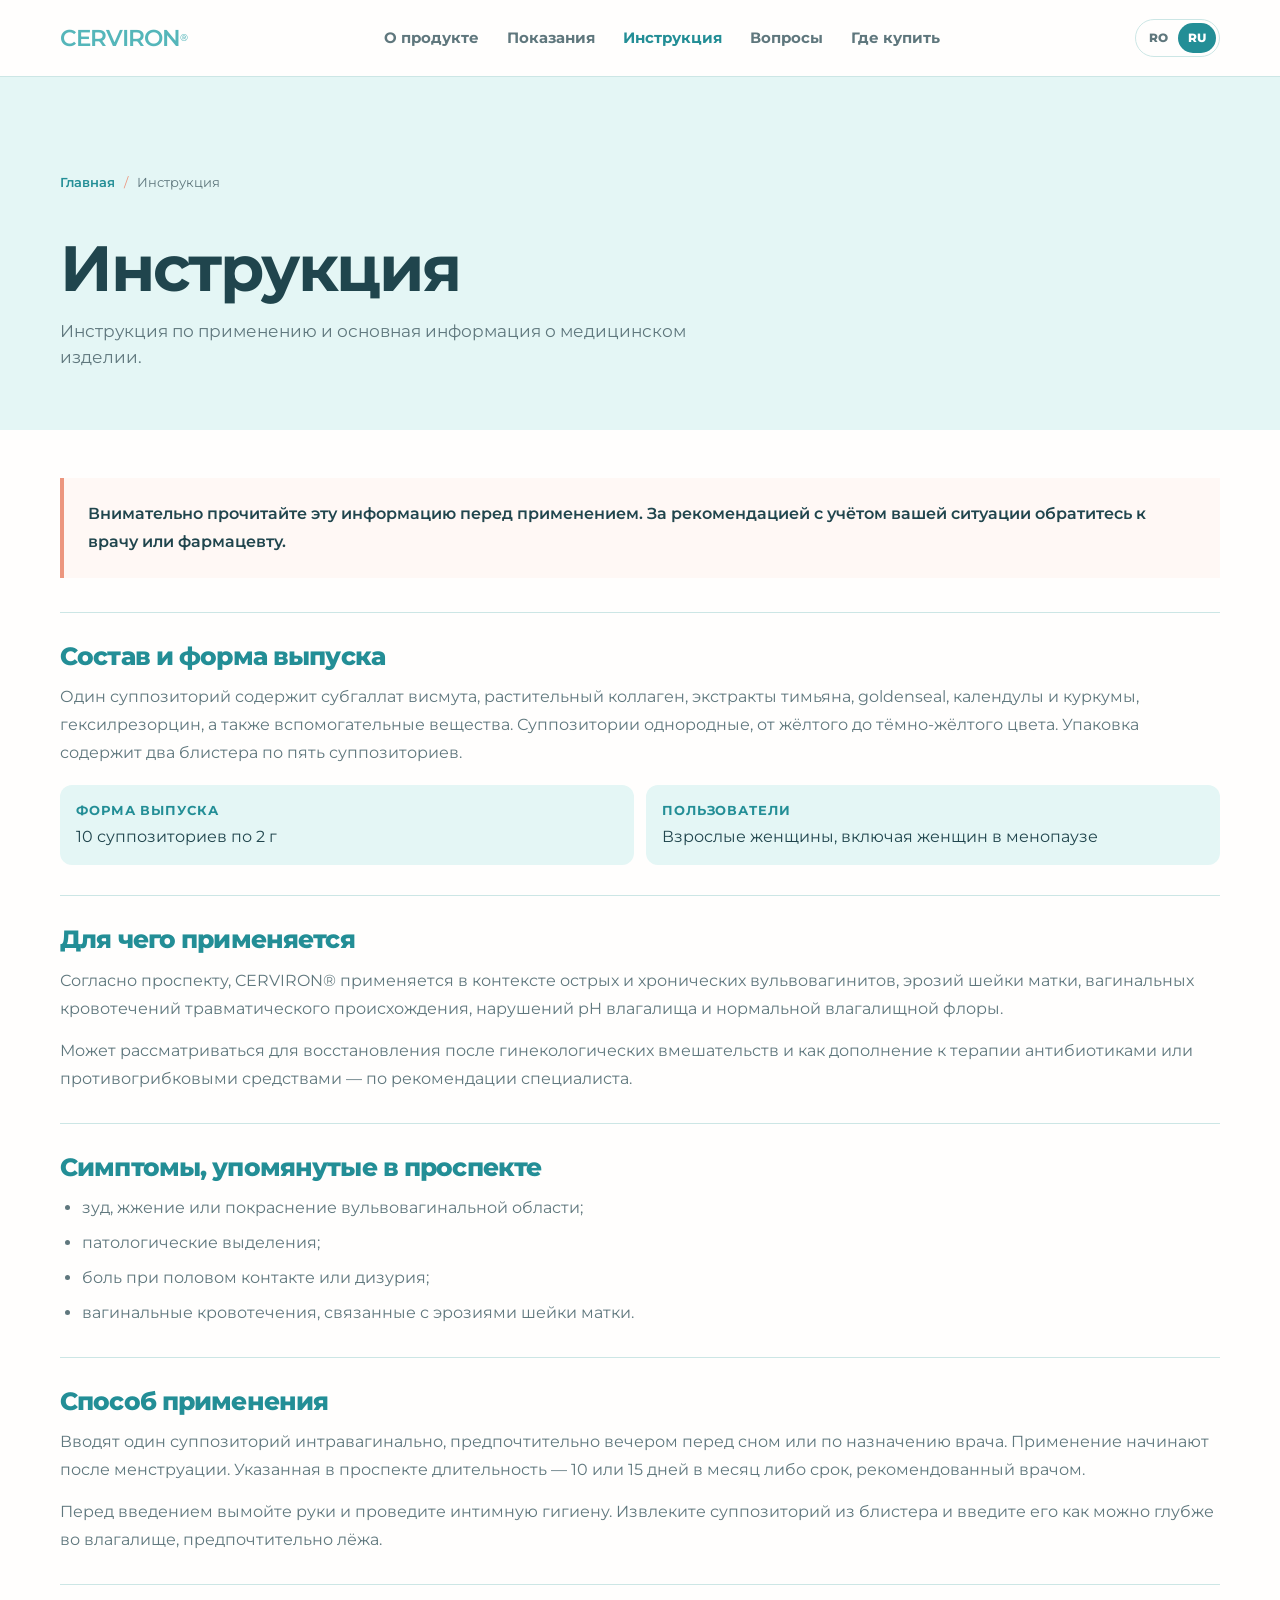
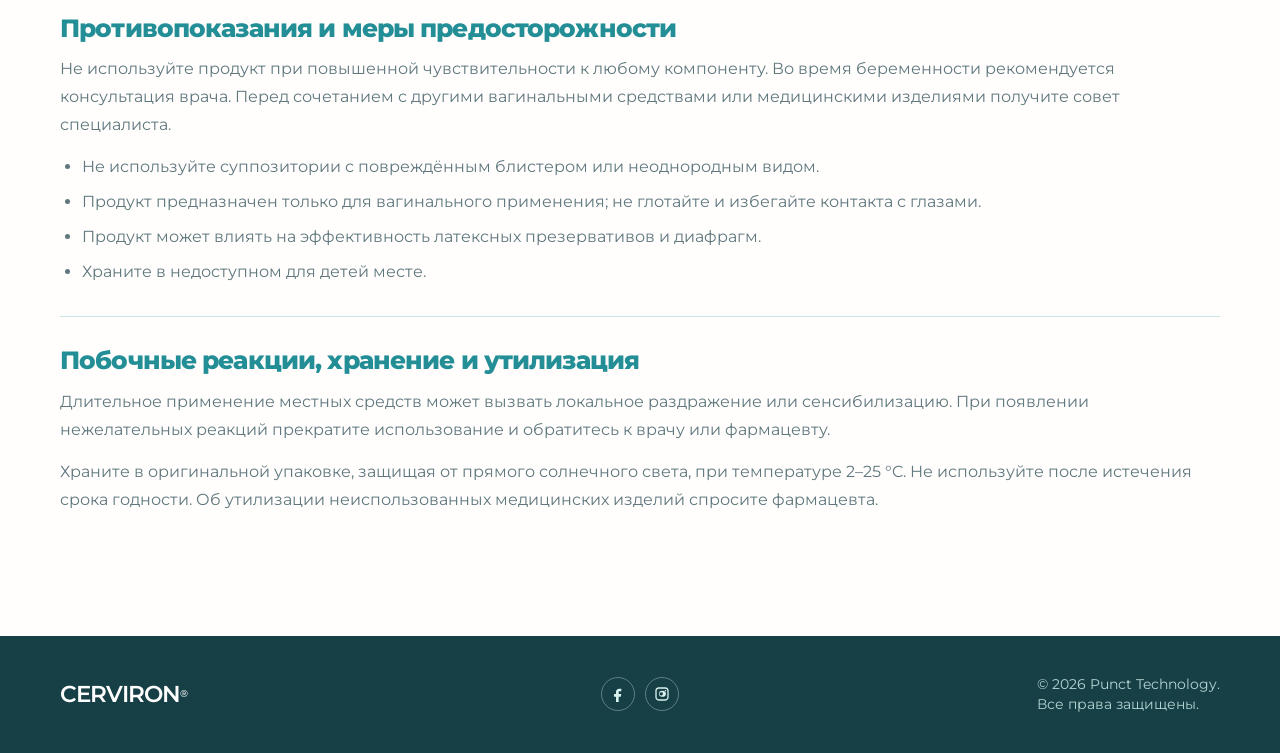
<file: ru/instrukciya.html>
﻿<!doctype html>
<html lang="ru">
  <head>
    <meta charset="utf-8" />
    <meta name="viewport" content="width=device-width,initial-scale=1" />
    <!--#config errmsg="" --><!--#include virtual="/includes/head.html" -->
    <title>Инструкция CERVIRON®: применение и противопоказания</title>
    <meta name="description" content="Инструкция по применению CERVIRON®: состав и форма выпуска, показания, способ применения, противопоказания, побочные реакции, хранение и утилизация." />
    <meta name="keywords" content="CERVIRON инструкция, инструкция по применению, способ применения, противопоказания, побочные реакции, суппозитории" />
    <link rel="canonical" href="<!--#include virtual='/includes/site-url.txt' -->/ru/instrukciya" />
    <link rel="alternate" hreflang="ro" href="<!--#include virtual='/includes/site-url.txt' -->/ro/prospect" />
    <link rel="alternate" hreflang="ru" href="<!--#include virtual='/includes/site-url.txt' -->/ru/instrukciya" />
    <link rel="alternate" hreflang="x-default" href="<!--#include virtual='/includes/site-url.txt' -->/ro/prospect" />
    <meta property="og:type" content="website" />
    <meta property="og:site_name" content="CERVIRON" />
    <meta property="og:locale" content="ru_RU" />
    <meta property="og:locale:alternate" content="ro_RO" />
    <meta property="og:title" content="Инструкция CERVIRON®: применение и противопоказания" />
    <meta property="og:description" content="Инструкция по применению CERVIRON®: состав и форма выпуска, показания, способ применения, противопоказания, побочные реакции, хранение и утилизация." />
    <meta property="og:url" content="<!--#include virtual='/includes/site-url.txt' -->/ru/instrukciya" />
    <meta property="og:image" content="<!--#include virtual='/includes/site-url.txt' -->/img/og-image.jpg" />
    <meta property="og:image:type" content="image/jpeg" />
    <meta property="og:image:width" content="1200" />
    <meta property="og:image:height" content="630" />
    <meta property="og:image:alt" content="Упаковка CERVIRON® на светло-бирюзовом фоне" />
    <meta name="twitter:card" content="summary_large_image" />
    <meta name="twitter:title" content="Инструкция CERVIRON®: применение и противопоказания" />
    <meta name="twitter:description" content="Инструкция по применению CERVIRON®: состав и форма выпуска, показания, способ применения, противопоказания, побочные реакции, хранение и утилизация." />
    <meta name="twitter:image" content="<!--#include virtual='/includes/site-url.txt' -->/img/og-image.jpg" />
    <meta name="twitter:image:alt" content="Упаковка CERVIRON® на светло-бирюзовом фоне" />
    <link rel="stylesheet" href="../css/style.css" />
    <script type="application/ld+json">
    {
      "@context": "https://schema.org",
      "@graph": [
        {
          "@type": "Organization",
          "@id": "<!--#include virtual='/includes/site-url.txt' -->/#organization",
          "name": "CERVIRON",
          "url": "<!--#include virtual='/includes/site-url.txt' -->/",
          "sameAs": [
            "https://www.facebook.com/perfectcare_",
            "https://www.instagram.com/perfectcare_/"
          ]
        },
        {
          "@type": "WebSite",
          "@id": "<!--#include virtual='/includes/site-url.txt' -->/#website",
          "url": "<!--#include virtual='/includes/site-url.txt' -->/",
          "name": "CERVIRON",
          "inLanguage": [
            "ro",
            "ru"
          ],
          "publisher": {
            "@id": "<!--#include virtual='/includes/site-url.txt' -->/#organization"
          }
        },
        {
          "@type": "MedicalDevice",
          "@id": "<!--#include virtual='/includes/site-url.txt' -->/ru/#device",
          "name": "CERVIRON",
          "description": "Медицинское изделие в форме суппозиториев для гинекологического применения.",
          "url": "<!--#include virtual='/includes/site-url.txt' -->/ru/o-producte",
          "image": "<!--#include virtual='/includes/site-url.txt' -->/img/cerviron_img.webp"
        },
        {
          "@type": "MedicalWebPage",
          "@id": "<!--#include virtual='/includes/site-url.txt' -->/ru/instrukciya#webpage",
          "url": "<!--#include virtual='/includes/site-url.txt' -->/ru/instrukciya",
          "name": "Инструкция CERVIRON®: применение и противопоказания",
          "description": "Инструкция по применению CERVIRON®: состав и форма выпуска, показания, способ применения, противопоказания, побочные реакции, хранение и утилизация.",
          "inLanguage": "ru",
          "isPartOf": {
            "@id": "<!--#include virtual='/includes/site-url.txt' -->/#website"
          },
          "primaryImageOfPage": {
            "@type": "ImageObject",
            "url": "<!--#include virtual='/includes/site-url.txt' -->/img/og-image.jpg",
            "width": 1200,
            "height": 630
          },
          "about": [
            {
              "@id": "<!--#include virtual='/includes/site-url.txt' -->/ru/#device"
            }
          ],
          "breadcrumb": {
            "@id": "<!--#include virtual='/includes/site-url.txt' -->/ru/instrukciya#breadcrumb"
          }
        },
        {
          "@type": "BreadcrumbList",
          "@id": "<!--#include virtual='/includes/site-url.txt' -->/ru/instrukciya#breadcrumb",
          "itemListElement": [
            {
              "@type": "ListItem",
              "position": 1,
              "name": "Главная",
              "item": "<!--#include virtual='/includes/site-url.txt' -->/ru/"
            },
            {
              "@type": "ListItem",
              "position": 2,
              "name": "Инструкция",
              "item": "<!--#include virtual='/includes/site-url.txt' -->/ru/instrukciya"
            }
          ]
        }
      ]
    }
    </script>
  </head>
  <body>
    <!--#config errmsg="" --><!--#include virtual="/includes/body.html" -->
    <header class="header">
      <div class="container header__inner">
        <a class="brand" href="/ru/">CERVI<span>RON</span></a>
        <nav class="nav" id="site-nav"><ul class="nav__list"><li><a href="/ru/o-producte.html">О продукте</a></li><li><a href="/ru/pocazaniya.html">Показания</a></li><li><a href="/ru/instrukciya.html" aria-current="page">Инструкция</a></li><li><a href="/ru/voprosy.html">Вопросы</a></li><li><a href="/ru/gde-kupit.html">Где купить</a></li></ul></nav>
        <div class="header__right">
          <div class="language">
            <a href="/ro/prospect.html">RO</a
            ><a href="/ru/instrukciya.html" aria-current="true">RU</a>
          </div>
          <button
            class="menu-button"
            aria-label="Открыть меню"
            aria-expanded="false"
            aria-controls="site-nav"
          >
            ☰
          </button>
        </div>
      </div>
    </header>
    <main>
      <section class="page-hero">
        <div class="container">
          <nav class="breadcrumbs breadcrumbs--hero" aria-label="Breadcrumb">
            <div class="breadcrumbs__inner">
              <a href="/ru/">Главная</a>
              <span class="breadcrumbs__separator">/</span>
              <span class="breadcrumbs__current">Инструкция</span>
            </div>
          </nav>
          <h1>Инструкция</h1>
          <p>
            Инструкция по применению и основная информация о медицинском
            изделии.
          </p>
        </div>
      </section>
      <section class="section">
        <div class="container">
          <p class="prospect__lead">
            Внимательно прочитайте эту информацию перед применением. За
            рекомендацией с учётом вашей ситуации обратитесь к врачу или
            фармацевту.
          </p>
          <article class="prospect__section">
            <h2>Состав и форма выпуска</h2>
            <p>
              Один суппозиторий содержит субгаллат висмута, растительный коллаген,
              экстракты тимьяна, goldenseal, календулы и куркумы,
              гексилрезорцин, а также вспомогательные вещества. Суппозитории
              однородные, от жёлтого до тёмно-жёлтого цвета. Упаковка содержит
              два блистера по пять суппозиториев.
            </p>
            <div class="prospect__facts">
              <div class="prospect__fact">
                <strong>Форма выпуска</strong><span>10 суппозиториев по 2 г</span>
              </div>
              <div class="prospect__fact">
                <strong>Пользователи</strong
                ><span>Взрослые женщины, включая женщин в менопаузе</span>
              </div>
            </div>
          </article>
          <article class="prospect__section">
            <h2>Для чего применяется</h2>
            <p>
              Согласно проспекту, CERVIRON® применяется в контексте острых и
              хронических вульвовагинитов, эрозий шейки матки, вагинальных
              кровотечений травматического происхождения, нарушений pH влагалища
              и нормальной влагалищной флоры.
            </p>
            <p>
              Может рассматриваться для восстановления после гинекологических
              вмешательств и как дополнение к терапии антибиотиками или
              противогрибковыми средствами — по рекомендации специалиста.
            </p>
          </article>
          <article class="prospect__section">
            <h2>Симптомы, упомянутые в проспекте</h2>
            <ul>
              <li>зуд, жжение или покраснение вульвовагинальной области;</li>
              <li>патологические выделения;</li>
              <li>боль при половом контакте или дизурия;</li>
              <li>
                вагинальные кровотечения, связанные с эрозиями шейки матки.
              </li>
            </ul>
          </article>
          <article class="prospect__section">
            <h2>Способ применения</h2>
            <p>
              Вводят один суппозиторий интравагинально, предпочтительно вечером перед
              сном или по назначению врача. Применение начинают после
              менструации. Указанная в проспекте длительность — 10 или 15 дней в
              месяц либо срок, рекомендованный врачом.
            </p>
            <p>
              Перед введением вымойте руки и проведите интимную гигиену.
              Извлеките суппозиторий из блистера и введите его как можно глубже во
              влагалище, предпочтительно лёжа.
            </p>
          </article>
          <article class="prospect__section">
            <h2>Противопоказания и меры предосторожности</h2>
            <p>
              Не используйте продукт при повышенной чувствительности к любому
              компоненту. Во время беременности рекомендуется консультация
              врача. Перед сочетанием с другими вагинальными средствами или
              медицинскими изделиями получите совет специалиста.
            </p>
            <ul>
              <li>
                Не используйте суппозитории с повреждённым блистером или неоднородным
                видом.
              </li>
              <li>
                Продукт предназначен только для вагинального применения; не
                глотайте и избегайте контакта с глазами.
              </li>
              <li>
                Продукт может влиять на эффективность латексных презервативов и
                диафрагм.
              </li>
              <li>Храните в недоступном для детей месте.</li>
            </ul>
          </article>
          <article class="prospect__section">
            <h2>Побочные реакции, хранение и утилизация</h2>
            <p>
              Длительное применение местных средств может вызвать локальное
              раздражение или сенсибилизацию. При появлении нежелательных
              реакций прекратите использование и обратитесь к врачу или
              фармацевту.
            </p>
            <p>
              Храните в оригинальной упаковке, защищая от прямого солнечного
              света, при температуре 2–25 °C. Не используйте после истечения
              срока годности. Об утилизации неиспользованных медицинских изделий
              спросите фармацевта.
            </p>
          </article>
        </div>
      </section>
    </main>
    <footer class="footer">
      <div class="container footer__inner">
        <a class="brand" href="/ru/">CERVI<span>RON</span></a>
        <p>© 2026 <a href="https://punct.md" target="_blank" rel="noopener">Punct Technology</a>.<br />Все права защищены.</p>
      </div>
    </footer>
    <script src="../js/main.js"></script>
  </body>
</html>
</file>
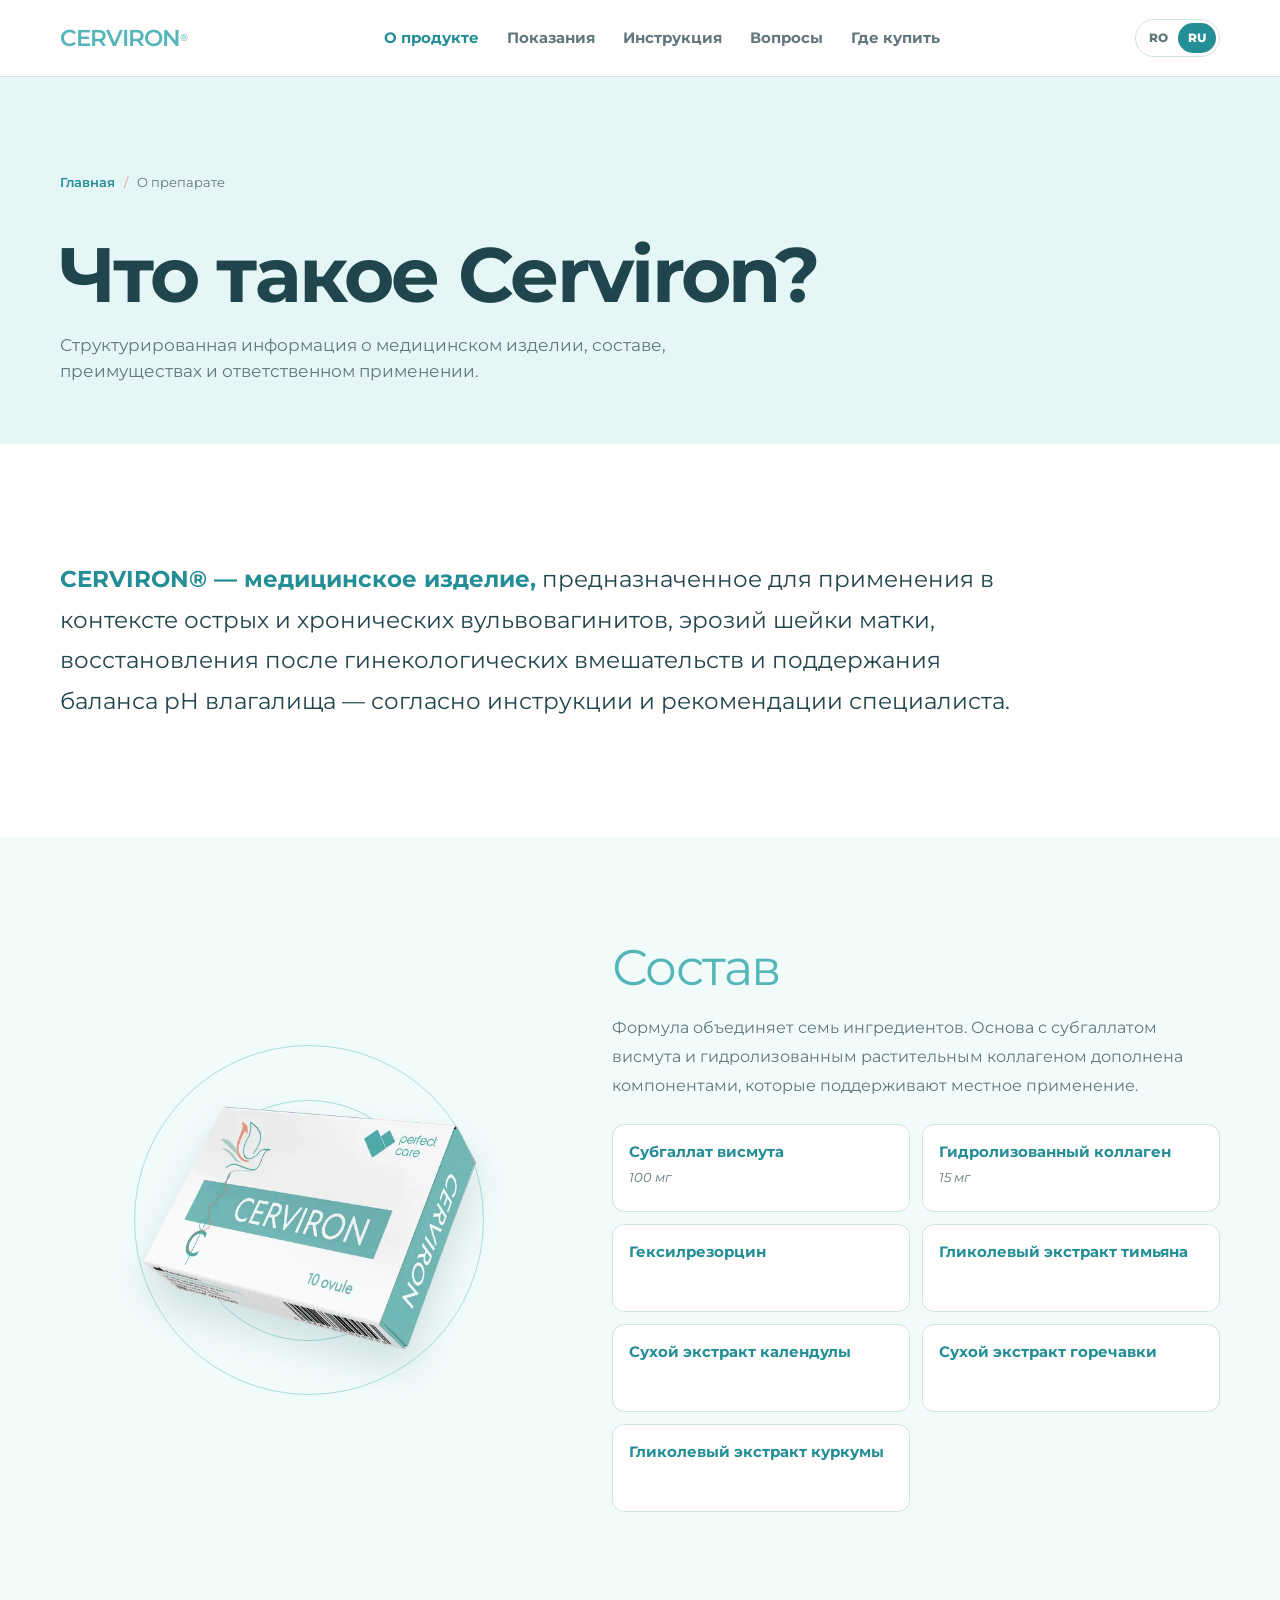
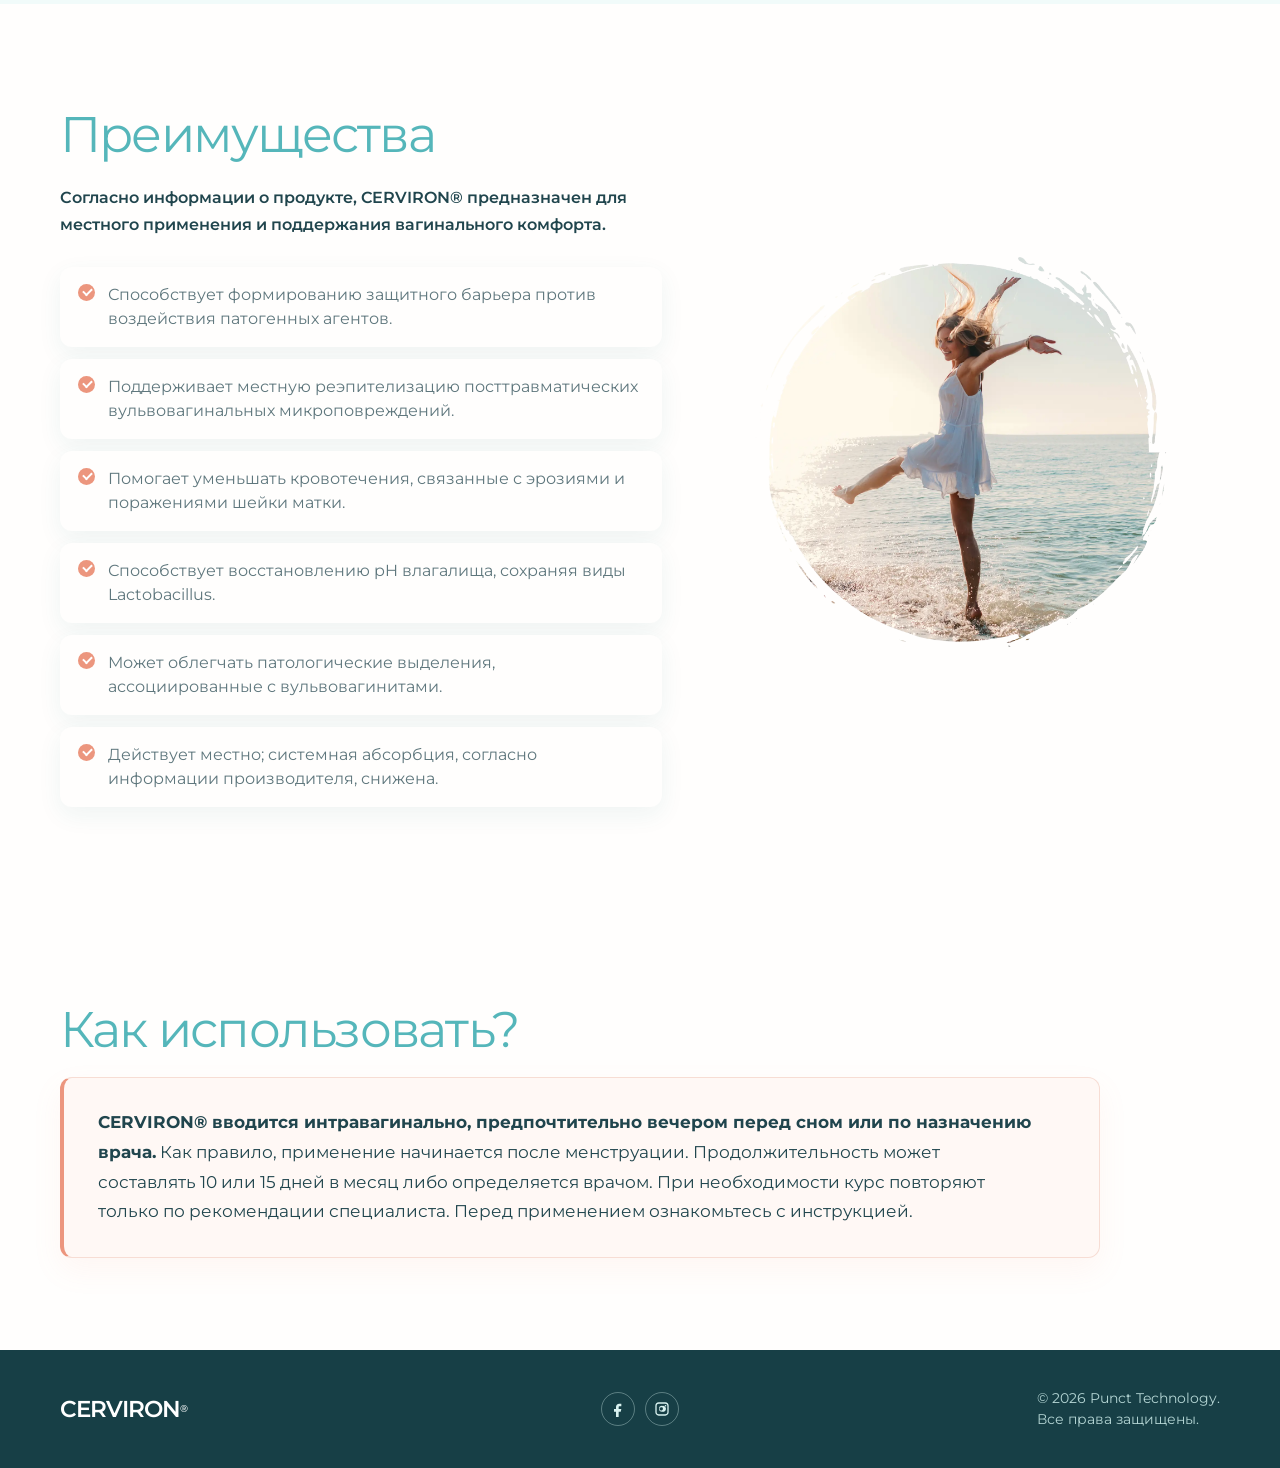
<file: ru/o-producte.html>
﻿<!doctype html>
<html lang="ru">
  <head>
    <meta charset="utf-8" />
    <meta name="viewport" content="width=device-width,initial-scale=1" />
    <!--#config errmsg="" --><!--#include virtual="/includes/head.html" -->
    <title>Что такое CERVIRON®: состав и преимущества</title>
    <meta name="description" content="Состав CERVIRON®: субгаллат висмута, гидролизованный коллаген, гексилрезорцин и растительные экстракты. Преимущества и способ применения суппозиториев." />
    <meta name="keywords" content="CERVIRON состав, субгаллат висмута, гидролизованный коллаген, гексилрезорцин, суппозитории, преимущества, медицинское изделие" />
    <link rel="canonical" href="<!--#include virtual='/includes/site-url.txt' -->/ru/o-producte" />
    <link rel="alternate" hreflang="ro" href="<!--#include virtual='/includes/site-url.txt' -->/ro/despre-produs" />
    <link rel="alternate" hreflang="ru" href="<!--#include virtual='/includes/site-url.txt' -->/ru/o-producte" />
    <link rel="alternate" hreflang="x-default" href="<!--#include virtual='/includes/site-url.txt' -->/ro/despre-produs" />
    <meta property="og:type" content="website" />
    <meta property="og:site_name" content="CERVIRON" />
    <meta property="og:locale" content="ru_RU" />
    <meta property="og:locale:alternate" content="ro_RO" />
    <meta property="og:title" content="Что такое CERVIRON®: состав и преимущества" />
    <meta property="og:description" content="Состав CERVIRON®: субгаллат висмута, гидролизованный коллаген, гексилрезорцин и растительные экстракты. Преимущества и способ применения суппозиториев." />
    <meta property="og:url" content="<!--#include virtual='/includes/site-url.txt' -->/ru/o-producte" />
    <meta property="og:image" content="<!--#include virtual='/includes/site-url.txt' -->/img/og-image.jpg" />
    <meta property="og:image:type" content="image/jpeg" />
    <meta property="og:image:width" content="1200" />
    <meta property="og:image:height" content="630" />
    <meta property="og:image:alt" content="Упаковка CERVIRON® на светло-бирюзовом фоне" />
    <meta name="twitter:card" content="summary_large_image" />
    <meta name="twitter:title" content="Что такое CERVIRON®: состав и преимущества" />
    <meta name="twitter:description" content="Состав CERVIRON®: субгаллат висмута, гидролизованный коллаген, гексилрезорцин и растительные экстракты. Преимущества и способ применения суппозиториев." />
    <meta name="twitter:image" content="<!--#include virtual='/includes/site-url.txt' -->/img/og-image.jpg" />
    <meta name="twitter:image:alt" content="Упаковка CERVIRON® на светло-бирюзовом фоне" />
    <link rel="stylesheet" href="../css/style.css" />
    <script type="application/ld+json">
    {
      "@context": "https://schema.org",
      "@graph": [
        {
          "@type": "Organization",
          "@id": "<!--#include virtual='/includes/site-url.txt' -->/#organization",
          "name": "CERVIRON",
          "url": "<!--#include virtual='/includes/site-url.txt' -->/",
          "sameAs": [
            "https://www.facebook.com/perfectcare_",
            "https://www.instagram.com/perfectcare_/"
          ]
        },
        {
          "@type": "WebSite",
          "@id": "<!--#include virtual='/includes/site-url.txt' -->/#website",
          "url": "<!--#include virtual='/includes/site-url.txt' -->/",
          "name": "CERVIRON",
          "inLanguage": [
            "ro",
            "ru"
          ],
          "publisher": {
            "@id": "<!--#include virtual='/includes/site-url.txt' -->/#organization"
          }
        },
        {
          "@type": "MedicalDevice",
          "@id": "<!--#include virtual='/includes/site-url.txt' -->/ru/#device",
          "name": "CERVIRON",
          "description": "Медицинское изделие в форме суппозиториев для гинекологического применения.",
          "url": "<!--#include virtual='/includes/site-url.txt' -->/ru/o-producte",
          "image": "<!--#include virtual='/includes/site-url.txt' -->/img/cerviron_img.webp"
        },
        {
          "@type": "MedicalWebPage",
          "@id": "<!--#include virtual='/includes/site-url.txt' -->/ru/o-producte#webpage",
          "url": "<!--#include virtual='/includes/site-url.txt' -->/ru/o-producte",
          "name": "Что такое CERVIRON®: состав и преимущества",
          "description": "Состав CERVIRON®: субгаллат висмута, гидролизованный коллаген, гексилрезорцин и растительные экстракты. Преимущества и способ применения суппозиториев.",
          "inLanguage": "ru",
          "isPartOf": {
            "@id": "<!--#include virtual='/includes/site-url.txt' -->/#website"
          },
          "primaryImageOfPage": {
            "@type": "ImageObject",
            "url": "<!--#include virtual='/includes/site-url.txt' -->/img/og-image.jpg",
            "width": 1200,
            "height": 630
          },
          "about": [
            {
              "@id": "<!--#include virtual='/includes/site-url.txt' -->/ru/#device"
            }
          ],
          "mainEntity": {
            "@id": "<!--#include virtual='/includes/site-url.txt' -->/ru/#device"
          },
          "breadcrumb": {
            "@id": "<!--#include virtual='/includes/site-url.txt' -->/ru/o-producte#breadcrumb"
          }
        },
        {
          "@type": "BreadcrumbList",
          "@id": "<!--#include virtual='/includes/site-url.txt' -->/ru/o-producte#breadcrumb",
          "itemListElement": [
            {
              "@type": "ListItem",
              "position": 1,
              "name": "Главная",
              "item": "<!--#include virtual='/includes/site-url.txt' -->/ru/"
            },
            {
              "@type": "ListItem",
              "position": 2,
              "name": "О препарате",
              "item": "<!--#include virtual='/includes/site-url.txt' -->/ru/o-producte"
            }
          ]
        }
      ]
    }
    </script>
  </head>
  <body>
    <!--#config errmsg="" --><!--#include virtual="/includes/body.html" -->
    <header class="header">
      <div class="container header__inner">
        <a class="brand" href="/ru/">CERVI<span>RON</span></a>
        <nav class="nav" id="site-nav"><ul class="nav__list"><li><a href="/ru/o-producte.html" aria-current="page">О продукте</a></li><li><a href="/ru/pocazaniya.html">Показания</a></li><li><a href="/ru/instrukciya.html">Инструкция</a></li><li><a href="/ru/voprosy.html">Вопросы</a></li><li><a href="/ru/gde-kupit.html">Где купить</a></li></ul></nav>
        <div class="header__right">
          <div class="language">
            <a href="/ro/despre-produs.html">RO</a
            ><a href="/ru/o-producte.html" aria-current="true">RU</a>
          </div>
          <button
            class="menu-button"
            aria-label="Открыть меню"
            aria-expanded="false"
            aria-controls="site-nav"
          >
            ☰
          </button>
        </div>
      </div>
    </header>
    <main>
      <section class="product-page-hero">
        <div class="container">
          <nav class="breadcrumbs breadcrumbs--hero" aria-label="Breadcrumb">
            <div class="breadcrumbs__inner">
              <a href="/ru/">Главная</a>
              <span class="breadcrumbs__separator">/</span>
              <span class="breadcrumbs__current">О препарате</span>
            </div>
          </nav>
          <h1>Что такое Cerviron?</h1>
          <p>
            Структурированная информация о медицинском изделии, составе,
            преимуществах и ответственном применении.
          </p>
        </div>
      </section>
      <section class="section">
        <div class="container">
          <p class="about-intro">
            <strong>CERVIRON® — медицинское изделие,</strong> предназначенное
            для применения в контексте острых и хронических вульвовагинитов,
            эрозий шейки матки, восстановления после гинекологических
            вмешательств и поддержания баланса pH влагалища — согласно
            инструкции и рекомендации специалиста.
          </p>
        </div>
      </section>
      <section class="section section--tint">
        <div class="container composition">
          <div class="composition__visual">
            <img
              class="composition__image"
              src="../img/cerviron_img.webp"
              alt="Упаковка CERVIRON"
            />
          </div>
          <div>
            <h2 class="about-section-title">Состав</h2>
            <p class="about-copy">
              Формула объединяет семь ингредиентов. Основа с субгаллатом висмута
              и гидролизованным растительным коллагеном дополнена компонентами,
              которые поддерживают местное применение.
            </p>
            <div class="ingredient-grid">
              <div class="ingredient"><strong>Субгаллат висмута</strong><span>100 мг</span></div>
              <div class="ingredient"><strong>Гидролизованный коллаген</strong><span>15 мг</span> </div>
              <div class="ingredient"><strong>Гексилрезорцин</strong><!--<span>2 мг</span>--></div>
              <div class="ingredient">
                <strong>Гликолевый экстракт тимьяна</strong><!--<span>10 мг</span>-->
              </div>
              <div class="ingredient">
                <strong>Сухой экстракт календулы</strong><!--<span>10 мг</span>-->
              </div>
              <div class="ingredient">
                <strong>Сухой экстракт горечавки</strong><!--<span>10 мг</span>-->
              </div>
              <div class="ingredient">
                <strong>Гликолевый экстракт куркумы</strong><!--<span>10 мг</span>-->
              </div>
            </div>
          </div>
        </div>
      </section>
      <section class="section">
        <div class="container benefits">
          <div>
            <h2 class="about-section-title">Преимущества</h2>
            <p class="about-copy">
              Согласно информации о продукте, CERVIRON® предназначен для
              местного применения и поддержания вагинального комфорта.
            </p>
            <ul class="benefits__list">
              <li>
                Способствует формированию защитного барьера против воздействия
                патогенных агентов.
              </li>
              <li>
                Поддерживает местную реэпителизацию посттравматических
                вульвовагинальных микроповреждений.
              </li>
              <li>
                Помогает уменьшать кровотечения, связанные с эрозиями и
                поражениями шейки матки.
              </li>
              <li>
                Способствует восстановлению pH влагалища, сохраняя виды
                Lactobacillus.
              </li>
              <li>
                Может облегчать патологические выделения, ассоциированные с
                вульвовагинитами.
              </li>
              <li>
                Действует местно; системная абсорбция, согласно информации
                производителя, снижена.
              </li>
            </ul>
          </div>
          <div class="benefits__product"></div>
        </div>
      </section>
      <section class="section">
        <div class="container">
          <h2 class="about-section-title">Как использовать?</h2>
          <div class="usage">
            <p>
              <strong
                >CERVIRON® вводится интравагинально, предпочтительно вечером
                перед сном или по назначению врача.</strong
              >
              Как правило, применение начинается после менструации.
              Продолжительность может составлять 10 или 15 дней в месяц либо
              определяется врачом. При необходимости курс повторяют только по
              рекомендации специалиста. Перед применением ознакомьтесь с
              инструкцией.
            </p>
          </div>
        </div>
      </section>
    </main>
    <footer class="footer">
      <div class="container footer__inner">
        <a class="brand" href="/ru/">CERVI<span>RON</span></a>
        <p>© 2026 <a href="https://punct.md" target="_blank" rel="noopener">Punct Technology</a>.<br />Все права защищены.</p>
      </div>
    </footer>
    <script src="../js/main.js"></script>
  </body>
</html>
</file>
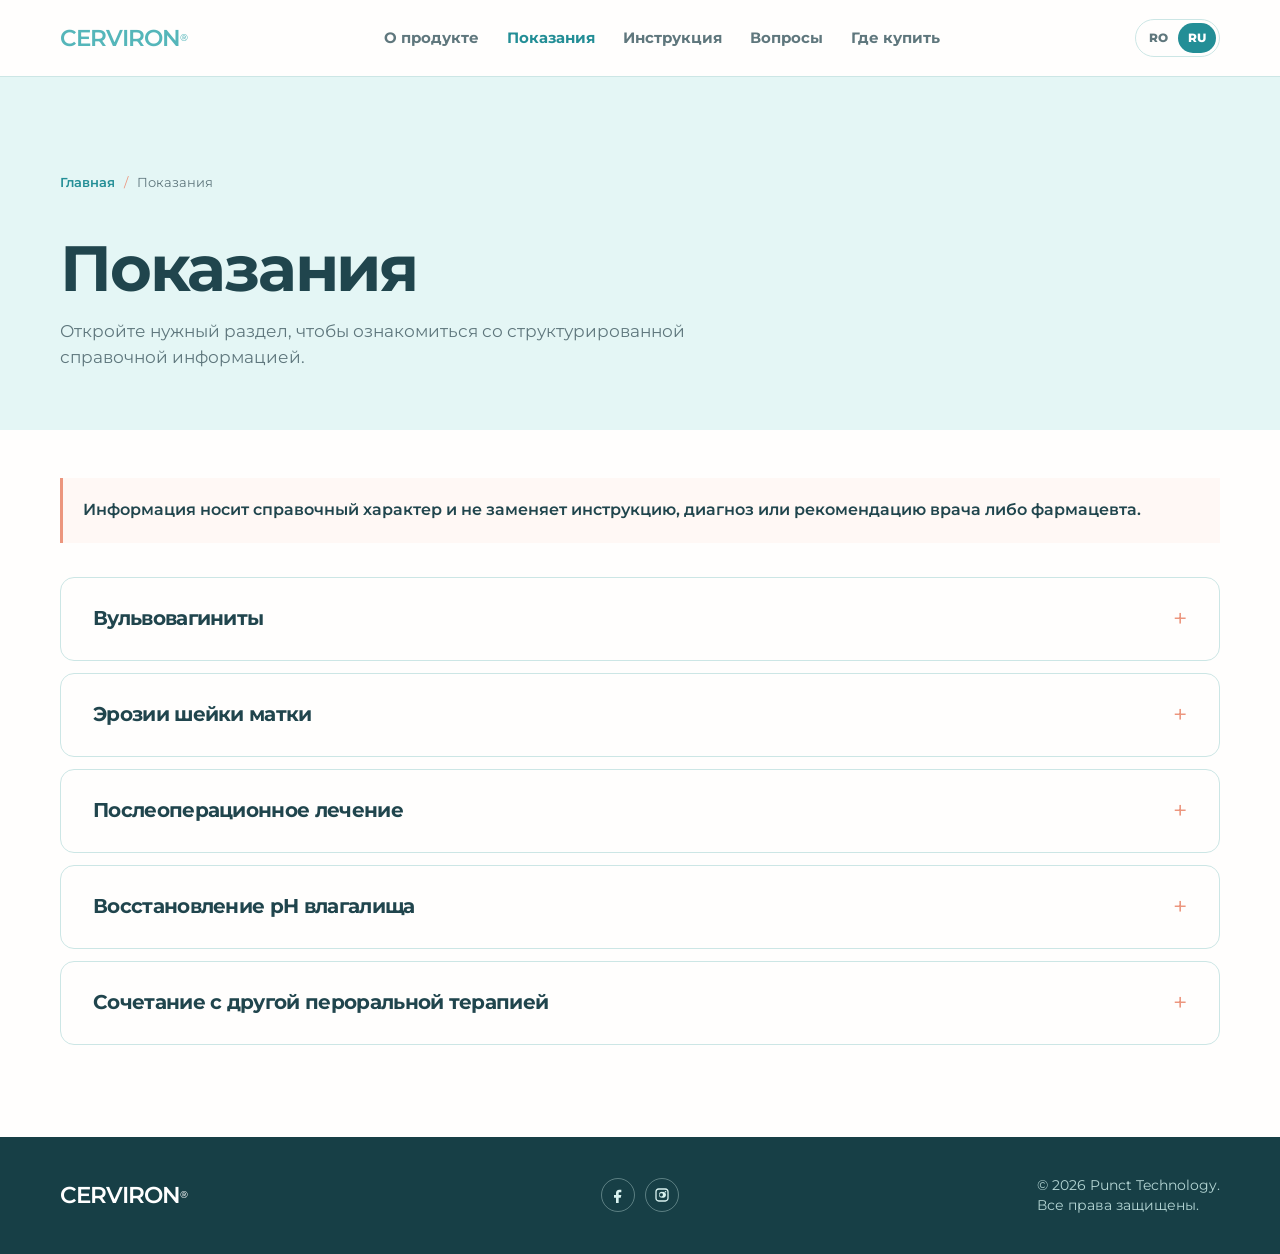
<file: ru/pocazaniya.html>
﻿<!doctype html>
<html lang="ru">
  <head>
    <meta charset="utf-8" />
    <meta name="viewport" content="width=device-width,initial-scale=1" />
    <!--#config errmsg="" --><!--#include virtual="/includes/head.html" -->
    <title>Показания CERVIRON®: вульвовагиниты, эрозии шейки матки</title>
    <meta name="description" content="Когда применяется CERVIRON®: вульвовагиниты, эрозии шейки матки, послеоперационное лечение, восстановление pH влагалища и сочетание с другой терапией." />
    <meta name="keywords" content="CERVIRON показания, вульвовагинит, эрозия шейки матки, послеоперационное лечение, pH влагалища, суппозитории" />
    <link rel="canonical" href="<!--#include virtual='/includes/site-url.txt' -->/ru/pocazaniya" />
    <link rel="alternate" hreflang="ro" href="<!--#include virtual='/includes/site-url.txt' -->/ro/indicatii" />
    <link rel="alternate" hreflang="ru" href="<!--#include virtual='/includes/site-url.txt' -->/ru/pocazaniya" />
    <link rel="alternate" hreflang="x-default" href="<!--#include virtual='/includes/site-url.txt' -->/ro/indicatii" />
    <meta property="og:type" content="website" />
    <meta property="og:site_name" content="CERVIRON" />
    <meta property="og:locale" content="ru_RU" />
    <meta property="og:locale:alternate" content="ro_RO" />
    <meta property="og:title" content="Показания CERVIRON®: вульвовагиниты, эрозии шейки матки" />
    <meta property="og:description" content="Когда применяется CERVIRON®: вульвовагиниты, эрозии шейки матки, послеоперационное лечение, восстановление pH влагалища и сочетание с другой терапией." />
    <meta property="og:url" content="<!--#include virtual='/includes/site-url.txt' -->/ru/pocazaniya" />
    <meta property="og:image" content="<!--#include virtual='/includes/site-url.txt' -->/img/og-image.jpg" />
    <meta property="og:image:type" content="image/jpeg" />
    <meta property="og:image:width" content="1200" />
    <meta property="og:image:height" content="630" />
    <meta property="og:image:alt" content="Упаковка CERVIRON® на светло-бирюзовом фоне" />
    <meta name="twitter:card" content="summary_large_image" />
    <meta name="twitter:title" content="Показания CERVIRON®: вульвовагиниты, эрозии шейки матки" />
    <meta name="twitter:description" content="Когда применяется CERVIRON®: вульвовагиниты, эрозии шейки матки, послеоперационное лечение, восстановление pH влагалища и сочетание с другой терапией." />
    <meta name="twitter:image" content="<!--#include virtual='/includes/site-url.txt' -->/img/og-image.jpg" />
    <meta name="twitter:image:alt" content="Упаковка CERVIRON® на светло-бирюзовом фоне" />
    <link rel="stylesheet" href="../css/style.css" />
    <script type="application/ld+json">
    {
      "@context": "https://schema.org",
      "@graph": [
        {
          "@type": "Organization",
          "@id": "<!--#include virtual='/includes/site-url.txt' -->/#organization",
          "name": "CERVIRON",
          "url": "<!--#include virtual='/includes/site-url.txt' -->/",
          "sameAs": [
            "https://www.facebook.com/perfectcare_",
            "https://www.instagram.com/perfectcare_/"
          ]
        },
        {
          "@type": "WebSite",
          "@id": "<!--#include virtual='/includes/site-url.txt' -->/#website",
          "url": "<!--#include virtual='/includes/site-url.txt' -->/",
          "name": "CERVIRON",
          "inLanguage": [
            "ro",
            "ru"
          ],
          "publisher": {
            "@id": "<!--#include virtual='/includes/site-url.txt' -->/#organization"
          }
        },
        {
          "@type": "MedicalDevice",
          "@id": "<!--#include virtual='/includes/site-url.txt' -->/ru/#device",
          "name": "CERVIRON",
          "description": "Медицинское изделие в форме суппозиториев для гинекологического применения.",
          "url": "<!--#include virtual='/includes/site-url.txt' -->/ru/o-producte",
          "image": "<!--#include virtual='/includes/site-url.txt' -->/img/cerviron_img.webp"
        },
        {
          "@type": "MedicalWebPage",
          "@id": "<!--#include virtual='/includes/site-url.txt' -->/ru/pocazaniya#webpage",
          "url": "<!--#include virtual='/includes/site-url.txt' -->/ru/pocazaniya",
          "name": "Показания CERVIRON®: вульвовагиниты, эрозии шейки матки",
          "description": "Когда применяется CERVIRON®: вульвовагиниты, эрозии шейки матки, послеоперационное лечение, восстановление pH влагалища и сочетание с другой терапией.",
          "inLanguage": "ru",
          "isPartOf": {
            "@id": "<!--#include virtual='/includes/site-url.txt' -->/#website"
          },
          "primaryImageOfPage": {
            "@type": "ImageObject",
            "url": "<!--#include virtual='/includes/site-url.txt' -->/img/og-image.jpg",
            "width": 1200,
            "height": 630
          },
          "about": [
            {
              "@id": "<!--#include virtual='/includes/site-url.txt' -->/ru/#device"
            },
            {
              "@type": "MedicalCondition",
              "name": "Вульвовагиниты"
            },
            {
              "@type": "MedicalCondition",
              "name": "Эрозии шейки матки"
            }
          ],
          "breadcrumb": {
            "@id": "<!--#include virtual='/includes/site-url.txt' -->/ru/pocazaniya#breadcrumb"
          }
        },
        {
          "@type": "BreadcrumbList",
          "@id": "<!--#include virtual='/includes/site-url.txt' -->/ru/pocazaniya#breadcrumb",
          "itemListElement": [
            {
              "@type": "ListItem",
              "position": 1,
              "name": "Главная",
              "item": "<!--#include virtual='/includes/site-url.txt' -->/ru/"
            },
            {
              "@type": "ListItem",
              "position": 2,
              "name": "Показания",
              "item": "<!--#include virtual='/includes/site-url.txt' -->/ru/pocazaniya"
            }
          ]
        }
      ]
    }
    </script>
  </head>
  <body>
    <!--#config errmsg="" --><!--#include virtual="/includes/body.html" -->
    <header class="header">
      <div class="container header__inner">
        <a class="brand" href="/ru/">CERVI<span>RON</span></a>
        <nav class="nav" id="site-nav"><ul class="nav__list"><li><a href="/ru/o-producte.html">О продукте</a></li><li><a href="/ru/pocazaniya.html" aria-current="page">Показания</a></li><li><a href="/ru/instrukciya.html">Инструкция</a></li><li><a href="/ru/voprosy.html">Вопросы</a></li><li><a href="/ru/gde-kupit.html">Где купить</a></li></ul></nav>
        <div class="header__right">
          <div class="language">
            <a href="/ro/indicatii.html">RO</a
            ><a href="/ru/pocazaniya.html" aria-current="true">RU</a>
          </div>
          <button
            class="menu-button"
            aria-label="Открыть меню"
            aria-expanded="false"
            aria-controls="site-nav"
          >
            ☰
          </button>
        </div>
      </div>
    </header>
    <main>
      <section class="page-hero">
        <div class="container">
          <nav class="breadcrumbs breadcrumbs--hero" aria-label="Breadcrumb">
            <div class="breadcrumbs__inner">
              <a href="/ru/">Главная</a>
              <span class="breadcrumbs__separator">/</span>
              <span class="breadcrumbs__current">Показания</span>
            </div>
          </nav>
          <h1>Показания</h1>
          <p>
            Откройте нужный раздел, чтобы ознакомиться со структурированной
            справочной информацией.
          </p>
        </div>
      </section>
      <section class="section">
        <div class="container">
          <p class="indications__notice">
            Информация носит справочный характер и не заменяет инструкцию,
            диагноз или рекомендацию врача либо фармацевта.
          </p>
          <div class="accordion">
            <details class="accordion__item">
              <summary class="accordion__trigger">Вульвовагиниты</summary>
              <div class="accordion__content">
                <h3>Воспаление вульвы и влагалища</h3>
                <p class="accordion__lead">
                  Вульвовагинит — это воспаление вульвы и влагалища; также могут
                  использоваться названия «вагинит» или «вульвит». Такое
                  состояние особенно часто встречается в репродуктивном
                  возрасте.
                </p>
                <p>
                  Понятие «вагинит» охватывает нарушения, связанные с
                  инфекциями, воспалением или изменением влагалищной флоры.
                  Среди возможных проявлений — необычные выделения, неприятный
                  запах, зуд, жжение, боль, дизурия, дискомфорт и боль при
                  половом контакте.
                </p>
                <h3>Формы и факторы</h3>
                <p>
                  Часто встречаются формы, связанные с аэробными бактериями или
                  паразитами. Существуют также неинфекционные варианты:
                  раздражающие, аллергические, травматические, атрофические и
                  воспалительные.
                </p>
                <ul>
                  <li>
                    половой контакт при недостаточной лубрикации, способствующий
                    раздражению;
                  </li>
                  <li>
                    чрезмерная интимная гигиена, раздражающие средства или
                    спринцевания;
                  </li>
                  <li>очень тесная одежда и синтетические ткани;</li>
                  <li>
                    сухость влагалища и снижение уровня эстрогена, в том числе
                    после менопаузы.
                  </li>
                </ul>
                <p class="accordion__key-point">
                  При стойких, повторяющихся или выраженных симптомах необходима
                  консультация врача: тактика зависит от установленной причины.
                </p>
                <h3>Неспецифические вагиниты и сопутствующие симптомы</h3>
                <p>
                  При неспецифическом вагините могут наблюдаться патологические
                  выделения, зуд, покраснение и дискомфорт. Согласно информации
                  о продукте, CERVIRON может способствовать уменьшению
                  раздражения и воспаления, а также нормализации pH влагалища —
                  как часть тактики, рекомендованной специалистом.
                </p>
                <p class="accordion__key-point">
                  Схемы, указанные в предоставленных материалах: при
                  вульвовагинитах — 1 суппозиторий в день в течение 10 дней в
                  месяц; при неспецифических вагинитах — 1 суппозиторий в день
                  в течение 15 дней в месяц на протяжении 3 месяцев. Следуйте
                  инструкции и рекомендации врача.
                </p>
              </div>
            </details>
            <details class="accordion__item">
              <summary class="accordion__trigger">Эрозии шейки матки</summary>
              <div class="accordion__content">
                <h3>Роль шейки матки</h3>
                <p class="accordion__lead">
                  Шейка матки образует барьер между влагалищем и маткой. При
                  поражении её слизистой риск распространения некоторых инфекций
                  может возрастать.
                </p>
                <p>
                  Эрозии шейки матки могут иметь инфекционные, травматические
                  или механические причины. Иногда они связаны с воспалением,
                  использованием внутриматочных средств или воздействием
                  раздражающих веществ. Эктропион шейки матки — обычно
                  доброкачественное изменение, часто наблюдаемое в фертильном
                  возрасте.
                </p>
                <h3>Признаки, требующие внимания</h3>
                <p>
                  Возможны обильные или изменившие запах выделения, кровотечения
                  после контакта или между менструациями, дизурия, тазовая боль,
                  раздражение и дискомфорт. По этим признакам нельзя
                  самостоятельно установить диагноз.
                </p>
                <p class="accordion__key-point">
                  Необычные кровотечения, боль или стойкие выделения следует
                  обсудить с гинекологом — он определит необходимые обследования
                  и дальнейшую тактику.
                </p>
                <!--
                <h3>Изменения шейки матки, требующие наблюдения</h3>
                <p>
                  Хронический цервицит, эктопия шейки матки, результаты ASC-US
                  или LSIL требуют правильной интерпретации и наблюдения у
                  врача. В контексте поражений шейки матки информация о продукте
                  указывает на поддержку местной реэпителизации, уменьшение
                  связанных с ними кровотечений и восстановление после лечения.
                </p>
                <p class="accordion__key-point">
                  Схемы, указанные в предоставленных материалах: при поражениях
                  шейки матки — 1 суппозиторий в день в течение 15 дней в
                  месяц; при хроническом цервиците, ASC-US, эктопии шейки матки
                  или LSIL — 1 суппозиторий в день в течение 15 дней в месяц на
                  протяжении 3 месяцев.
                </p>
                -->
              </div>
            </details>
            <details class="accordion__item">
              <summary class="accordion__trigger">
                Послеоперационное лечение
              </summary>
              <div class="accordion__content">
                <h3>Восстановление после гинекологических процедур</h3>
                <p class="accordion__lead">
                  Корректное заживление раны особенно важно после акушерских и
                  гинекологических вмешательств.
                </p>
                <p>
                  В зависимости от клинической ситуации лечение поражений шейки
                  матки может включать иссечение, биопсию или конизацию,
                  криотерапию либо лазерные процедуры. План восстановления врач
                  составляет индивидуально.
                </p>
                <h3>Уход и наблюдение</h3>
                <p>
                  Эктропион может протекать без симптомов или сочетаться с
                  инфекциями мочевыводящих путей, кандидозом, вагинитом,
                  цервицитом и патологическими выделениями. Любые местные
                  средства и длительность их применения после процедуры должен
                  рекомендовать специалист.
                </p>
                <p class="accordion__key-point">
                  Соблюдайте график осмотров и свяжитесь с врачом при
                  нарастающей боли, кровотечении, температуре, необычных
                  выделениях или новых симптомах.
                </p>
                <h3>После биопсии, конизации или ERAD</h3>
                <p>
                  После малоинвазивных процедур, включая биопсию, конизацию и
                  ERAD, план ухода определяет врач. Согласно информации о
                  продукте, местное применение может рассматриваться для
                  поддержки реэпителизации после процедуры, уменьшения связанных
                  с ней кровотечений и сокращения периода восстановления — если
                  это рекомендовано специалистом.
                </p>
                <p class="accordion__key-point">
                  Для периода после биопсии, конизации или ERAD в
                  предоставленных материалах указано: 1 суппозиторий в день в
                  течение 15 дней в месяц на протяжении 3 месяцев — только по
                  рекомендации специалиста.
                </p>
              </div>
            </details>
            <details class="accordion__item">
              <summary class="accordion__trigger">
                Восстановление pH влагалища
              </summary>
              <div class="accordion__content">
                <h3>Баланс влагалищной флоры</h3>
                <p class="accordion__lead">
                  Влагалищная флора включает множество видов бактерий; у
                  здоровых женщин обычно преобладают лактобациллы.
                </p>
                <p>
                  Лактобациллы помогают поддерживать нормальный, обычно кислый
                  pH влагалища. При нарушении равновесия их количество может
                  уменьшаться, а другие бактерии — размножаться; это способно
                  способствовать воспалению, раздражению или необычным
                  выделениям.
                </p>
                <h3>Что может влиять на равновесие</h3>
                <p>
                  Состав микробиоты меняется по разным причинам. Роль могут
                  играть питание, стресс, интимная гигиена, лечение и
                  индивидуальные особенности; причину нужно оценивать с учётом
                  конкретных симптомов.
                </p>
                <p class="accordion__key-point">
                  Не лечите повторяющиеся симптомы самостоятельно. Врач поможет
                  отличить бактериальный вагиноз, кандидоз и другие причины
                  дискомфорта.
                </p>
                <h3>Атрофия влагалища</h3>
                <p>
                  Сухость и повышенная чувствительность слизистой чаще возникают
                  при снижении уровня эстрогена. При атрофии влагалища согласно
                  информации о продукте CERVIRON может поддерживать
                  реэпителизацию микроповреждений, уменьшение специфических
                  симптомов и сохранение равновесия влагалищной флоры.
                </p>
                <p class="accordion__key-point">
                  При атрофии влагалища в предоставленных материалах указано: 1
                  суппозиторий в день в течение 10 дней в месяц; для
                  восстановления pH влагалища — 1 суппозиторий в день в течение
                  10 дней в месяц на протяжении 3 месяцев.
                </p>
              </div>
            </details>
            <details class="accordion__item">
              <summary class="accordion__trigger">
                Сочетание с другой пероральной терапией
              </summary>
              <div class="accordion__content">
                <h3>Применение в сочетании с терапией</h3>
                <p class="accordion__lead">
                  CERVIRON может рассматриваться как дополнение к назначенному
                  врачом лечению, в том числе в контексте противоинфекционной
                  терапии.
                </p>
                <p>
                  Решение о сочетании с антибиотиками, противогрибковыми,
                  противовирусными или другими местными и пероральными
                  средствами принимает врач или фармацевт. Оно зависит от
                  диагноза, симптомов, анамнеза и уже проводимого лечения.
                </p>
                <h3>Ответственное применение</h3>
                <p>
                  Соблюдайте инструкцию и назначение врача. Не меняйте дозы и не
                  сочетайте средства без рекомендации, особенно если симптомы
                  сохраняются, усиливаются или возвращаются.
                </p>
                <h3>
                  Сочетание с антибиотиками и противогрибковыми средствами
                </h3>
                <p>
                  При сочетании с назначенной антибактериальной или
                  противогрибковой терапией CERVIRON может использоваться как
                  вспомогательное средство для поддержки восстановления
                  слизистой влагалища, сохранения лактобацилл и нормализации pH
                  влагалища. Схему применения, включая курс 10 или 15 дней в
                  месяц и возможные повторные курсы, определяют только по
                  инструкции и рекомендации врача.
                </p>
                <p class="accordion__key-point">
                  При сочетании с антибиотиками или противогрибковыми средствами
                  в предоставленных материалах указано: 1 суппозиторий в день в
                  течение 10 дней в месяц на протяжении 3 месяцев. Схему
                  применяют только по инструкции и рекомендации врача.
                </p>
                <p class="accordion__key-point">
                  Сообщите специалисту обо всех лекарствах и продуктах, которые
                  вы используете, чтобы получить безопасную рекомендацию с
                  учётом вашей ситуации.
                </p>
              </div>
            </details>
          </div>
        </div>
      </section>
    </main>
    <footer class="footer">
      <div class="container footer__inner">
        <a class="brand" href="/ru/">CERVI<span>RON</span></a>
        <p>© 2026 <a href="https://punct.md" target="_blank" rel="noopener">Punct Technology</a>.<br />Все права защищены.</p>
      </div>
    </footer>
    <script src="../js/main.js"></script>
  </body>
</html>
</file>
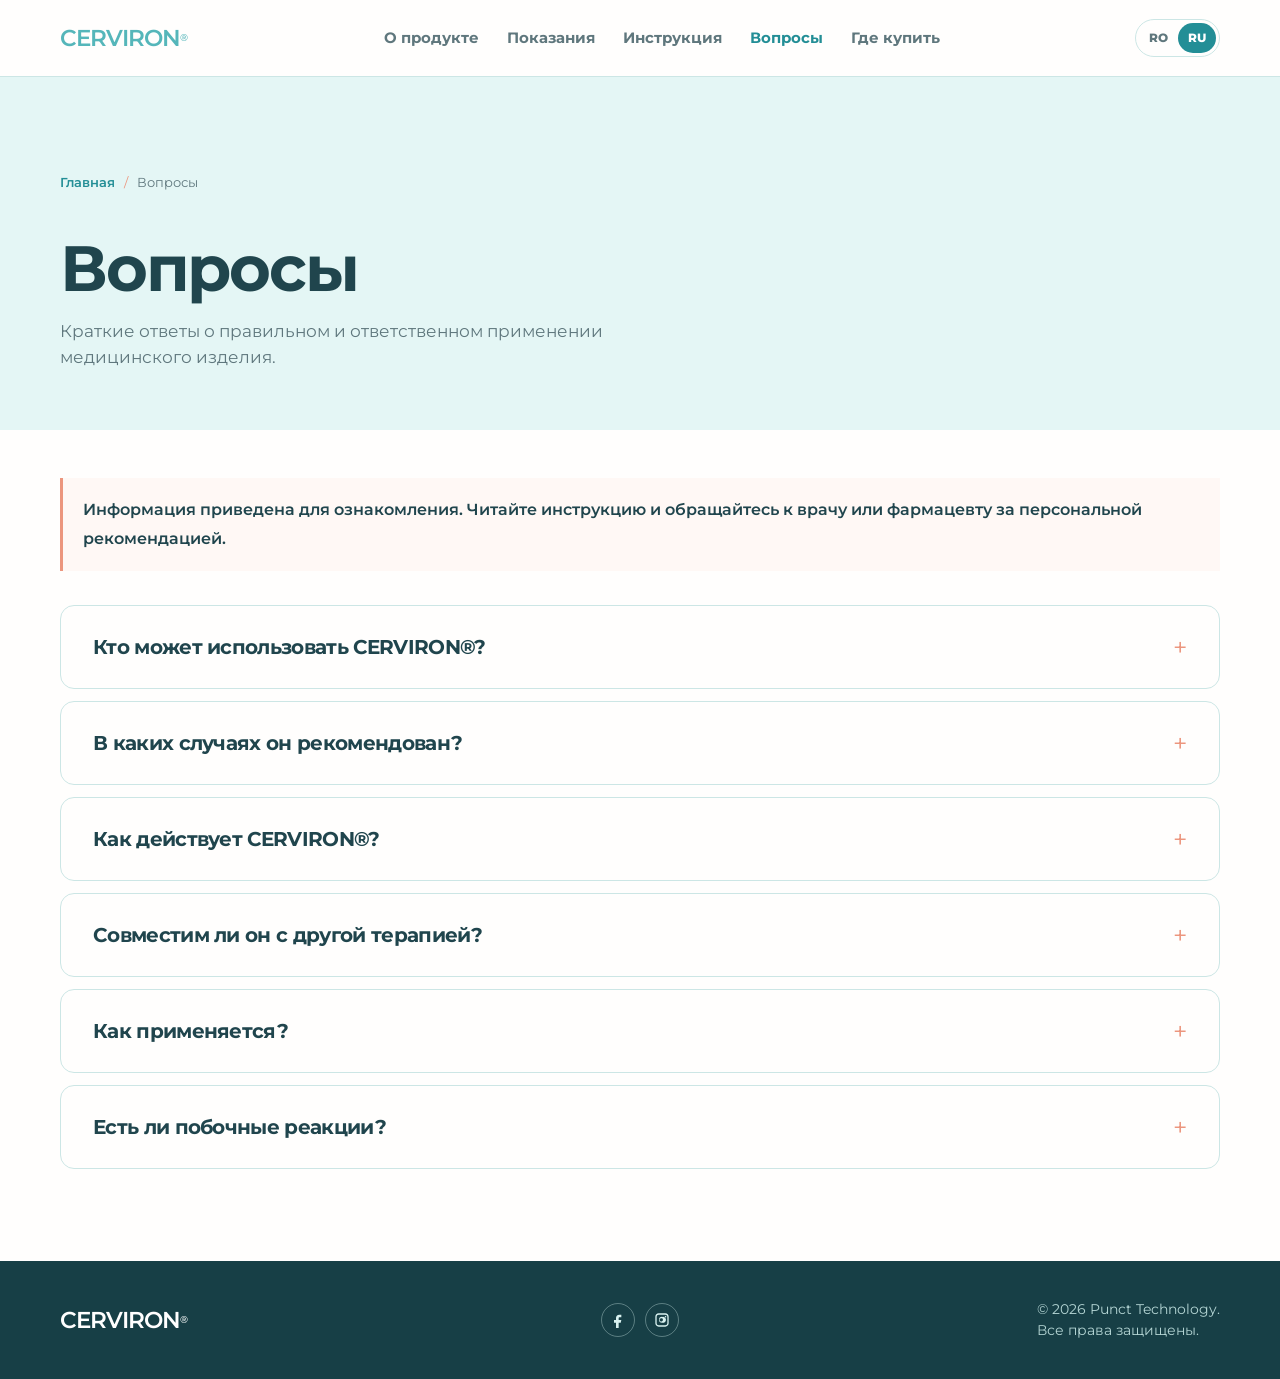
<file: ru/voprosy.html>
﻿<!doctype html>
<html lang="ru">
  <head>
    <meta charset="utf-8" />
    <meta name="viewport" content="width=device-width,initial-scale=1" />
    <!--#config errmsg="" --><!--#include virtual="/includes/head.html" -->
    <title>CERVIRON®: ответы на частые вопросы</title>
    <meta name="description" content="Кто может использовать CERVIRON®, как он действует и применяется, совместим ли с другой терапией и есть ли побочные реакции — краткие ответы." />
    <meta name="keywords" content="CERVIRON вопросы, частые вопросы, применение, совместимость, побочные реакции, суппозитории" />
    <link rel="canonical" href="<!--#include virtual='/includes/site-url.txt' -->/ru/voprosy" />
    <link rel="alternate" hreflang="ro" href="<!--#include virtual='/includes/site-url.txt' -->/ro/intrebari" />
    <link rel="alternate" hreflang="ru" href="<!--#include virtual='/includes/site-url.txt' -->/ru/voprosy" />
    <link rel="alternate" hreflang="x-default" href="<!--#include virtual='/includes/site-url.txt' -->/ro/intrebari" />
    <meta property="og:type" content="website" />
    <meta property="og:site_name" content="CERVIRON" />
    <meta property="og:locale" content="ru_RU" />
    <meta property="og:locale:alternate" content="ro_RO" />
    <meta property="og:title" content="CERVIRON®: ответы на частые вопросы" />
    <meta property="og:description" content="Кто может использовать CERVIRON®, как он действует и применяется, совместим ли с другой терапией и есть ли побочные реакции — краткие ответы." />
    <meta property="og:url" content="<!--#include virtual='/includes/site-url.txt' -->/ru/voprosy" />
    <meta property="og:image" content="<!--#include virtual='/includes/site-url.txt' -->/img/og-image.jpg" />
    <meta property="og:image:type" content="image/jpeg" />
    <meta property="og:image:width" content="1200" />
    <meta property="og:image:height" content="630" />
    <meta property="og:image:alt" content="Упаковка CERVIRON® на светло-бирюзовом фоне" />
    <meta name="twitter:card" content="summary_large_image" />
    <meta name="twitter:title" content="CERVIRON®: ответы на частые вопросы" />
    <meta name="twitter:description" content="Кто может использовать CERVIRON®, как он действует и применяется, совместим ли с другой терапией и есть ли побочные реакции — краткие ответы." />
    <meta name="twitter:image" content="<!--#include virtual='/includes/site-url.txt' -->/img/og-image.jpg" />
    <meta name="twitter:image:alt" content="Упаковка CERVIRON® на светло-бирюзовом фоне" />
    <link rel="stylesheet" href="../css/style.css" />
    <script type="application/ld+json">
    {
      "@context": "https://schema.org",
      "@graph": [
        {
          "@type": "Organization",
          "@id": "<!--#include virtual='/includes/site-url.txt' -->/#organization",
          "name": "CERVIRON",
          "url": "<!--#include virtual='/includes/site-url.txt' -->/",
          "sameAs": [
            "https://www.facebook.com/perfectcare_",
            "https://www.instagram.com/perfectcare_/"
          ]
        },
        {
          "@type": "WebSite",
          "@id": "<!--#include virtual='/includes/site-url.txt' -->/#website",
          "url": "<!--#include virtual='/includes/site-url.txt' -->/",
          "name": "CERVIRON",
          "inLanguage": [
            "ro",
            "ru"
          ],
          "publisher": {
            "@id": "<!--#include virtual='/includes/site-url.txt' -->/#organization"
          }
        },
        {
          "@type": "MedicalDevice",
          "@id": "<!--#include virtual='/includes/site-url.txt' -->/ru/#device",
          "name": "CERVIRON",
          "description": "Медицинское изделие в форме суппозиториев для гинекологического применения.",
          "url": "<!--#include virtual='/includes/site-url.txt' -->/ru/o-producte",
          "image": "<!--#include virtual='/includes/site-url.txt' -->/img/cerviron_img.webp"
        },
        {
          "@type": "MedicalWebPage",
          "@id": "<!--#include virtual='/includes/site-url.txt' -->/ru/voprosy#webpage",
          "url": "<!--#include virtual='/includes/site-url.txt' -->/ru/voprosy",
          "name": "CERVIRON®: ответы на частые вопросы",
          "description": "Кто может использовать CERVIRON®, как он действует и применяется, совместим ли с другой терапией и есть ли побочные реакции — краткие ответы.",
          "inLanguage": "ru",
          "isPartOf": {
            "@id": "<!--#include virtual='/includes/site-url.txt' -->/#website"
          },
          "primaryImageOfPage": {
            "@type": "ImageObject",
            "url": "<!--#include virtual='/includes/site-url.txt' -->/img/og-image.jpg",
            "width": 1200,
            "height": 630
          },
          "about": [
            {
              "@id": "<!--#include virtual='/includes/site-url.txt' -->/ru/#device"
            }
          ],
          "breadcrumb": {
            "@id": "<!--#include virtual='/includes/site-url.txt' -->/ru/voprosy#breadcrumb"
          }
        },
        {
          "@type": "BreadcrumbList",
          "@id": "<!--#include virtual='/includes/site-url.txt' -->/ru/voprosy#breadcrumb",
          "itemListElement": [
            {
              "@type": "ListItem",
              "position": 1,
              "name": "Главная",
              "item": "<!--#include virtual='/includes/site-url.txt' -->/ru/"
            },
            {
              "@type": "ListItem",
              "position": 2,
              "name": "Вопросы",
              "item": "<!--#include virtual='/includes/site-url.txt' -->/ru/voprosy"
            }
          ]
        }
      ]
    }
    </script>
  </head>
  <body>
    <!--#config errmsg="" --><!--#include virtual="/includes/body.html" -->
    <header class="header">
      <div class="container header__inner">
        <a class="brand" href="/ru/">CERVI<span>RON</span></a>
        <nav class="nav" id="site-nav"><ul class="nav__list"><li><a href="/ru/o-producte.html">О продукте</a></li><li><a href="/ru/pocazaniya.html">Показания</a></li><li><a href="/ru/instrukciya.html">Инструкция</a></li><li><a href="/ru/voprosy.html" aria-current="page">Вопросы</a></li><li><a href="/ru/gde-kupit.html">Где купить</a></li></ul></nav>
        <div class="header__right">
          <div class="language">
            <a href="/ro/intrebari.html">RO</a
            ><a href="/ru/voprosy.html" aria-current="true">RU</a>
          </div>
          <button
            class="menu-button"
            aria-label="Открыть меню"
            aria-expanded="false"
            aria-controls="site-nav"
          >
            ☰
          </button>
        </div>
      </div>
    </header>
    <main>
      <section class="page-hero">
        <div class="container">
          <nav class="breadcrumbs breadcrumbs--hero" aria-label="Breadcrumb">
            <div class="breadcrumbs__inner">
              <a href="/ru/">Главная</a>
              <span class="breadcrumbs__separator">/</span>
              <span class="breadcrumbs__current">Вопросы</span>
            </div>
          </nav>
          <h1>Вопросы</h1>
          <p>
            Краткие ответы о правильном и ответственном применении медицинского
            изделия.
          </p>
        </div>
      </section>
      <section class="section">
        <div class="container">
          <p class="indications__notice">
            Информация приведена для ознакомления. Читайте инструкцию и
            обращайтесь к врачу или фармацевту за персональной рекомендацией.
          </p>
          <div class="accordion">
            <details class="accordion__item">
              <summary class="accordion__trigger">
                Кто может использовать CERVIRON®?
              </summary>
              <div class="accordion__content">
                <p>
                  CERVIRON® предназначен для взрослых женщин, включая женщин в
                  менопаузе. Он может быть рекомендован в контексте
                  вульвовагинитов, эрозий шейки матки, послеоперационного
                  восстановления или как дополнительное средство — согласно
                  инструкции и рекомендации специалиста.
                </p>
              </div>
            </details>
            <details class="accordion__item">
              <summary class="accordion__trigger">
                В каких случаях он рекомендован?
              </summary>
              <div class="accordion__content">
                <p>
                  В инструкции упоминается применение в контексте острых и
                  хронических вульвовагинитов, эрозий шейки матки, связанных с
                  ними кровотечений, а также для поддержки баланса pH и
                  нормальной влагалищной флоры.
                </p>
              </div>
            </details>
            <details class="accordion__item">
              <summary class="accordion__trigger">
                Как действует CERVIRON®?
              </summary>
              <div class="accordion__content">
                <p>
                  После введения суппозиторий тает на слизистой влагалища и образует
                  крем, способствующий равномерному распределению компонентов.
                  Согласно информации производителя, он поддерживает местный
                  защитный барьер и реэпителизацию повреждённых тканей.
                </p>
              </div>
            </details>
            <details class="accordion__item">
              <summary class="accordion__trigger">
                Совместим ли он с другой терапией?
              </summary>
              <div class="accordion__content">
                <p>
                  CERVIRON® может использоваться как дополнение к схеме с
                  антибиотиками или противогрибковыми средствами по рекомендации
                  врача. Перед сочетанием с другими вагинальными средствами или
                  медицинскими изделиями обратитесь к специалисту.
                </p>
              </div>
            </details>
            <details class="accordion__item">
              <summary class="accordion__trigger">Как применяется?</summary>
              <div class="accordion__content">
                <p>
                  Вводится один суппозиторий интравагинально, предпочтительно вечером
                  перед сном или по назначению врача. В инструкции указана
                  длительность 10 или 15 дней в месяц либо срок, определённый
                  врачом.
                </p>
              </div>
            </details>
            <details class="accordion__item">
              <summary class="accordion__trigger">
                Есть ли побочные реакции?
              </summary>
              <div class="accordion__content">
                <p>
                  Длительное использование местных средств может вызывать
                  местное раздражение или сенсибилизацию. При появлении
                  нежелательных реакций прекратите применение и обратитесь к
                  врачу или фармацевту.
                </p>
              </div>
            </details>
          </div>
        </div>
      </section>
    </main>
    <footer class="footer">
      <div class="container footer__inner">
        <a class="brand" href="/ru/">CERVI<span>RON</span></a>
        <p>© 2026 <a href="https://punct.md" target="_blank" rel="noopener">Punct Technology</a>.<br />Все права защищены.</p>
      </div>
    </footer>
    <script src="../js/main.js"></script>
  </body>
</html>
</file>
<file: css/style.css>
@import url("./variables.css");
@import url("./base.css");
@import url("./common.css");
@import url("./header.css");
@import url("./breadcrumbs.css");
@import url("./hero.css");
@import url("./buttons.css");
@import url("./cards.css");
@import url("./pages.css");
@import url("./accordion.css");
@import url("./footer.css");
@import url("./responsive.css");
</file>
